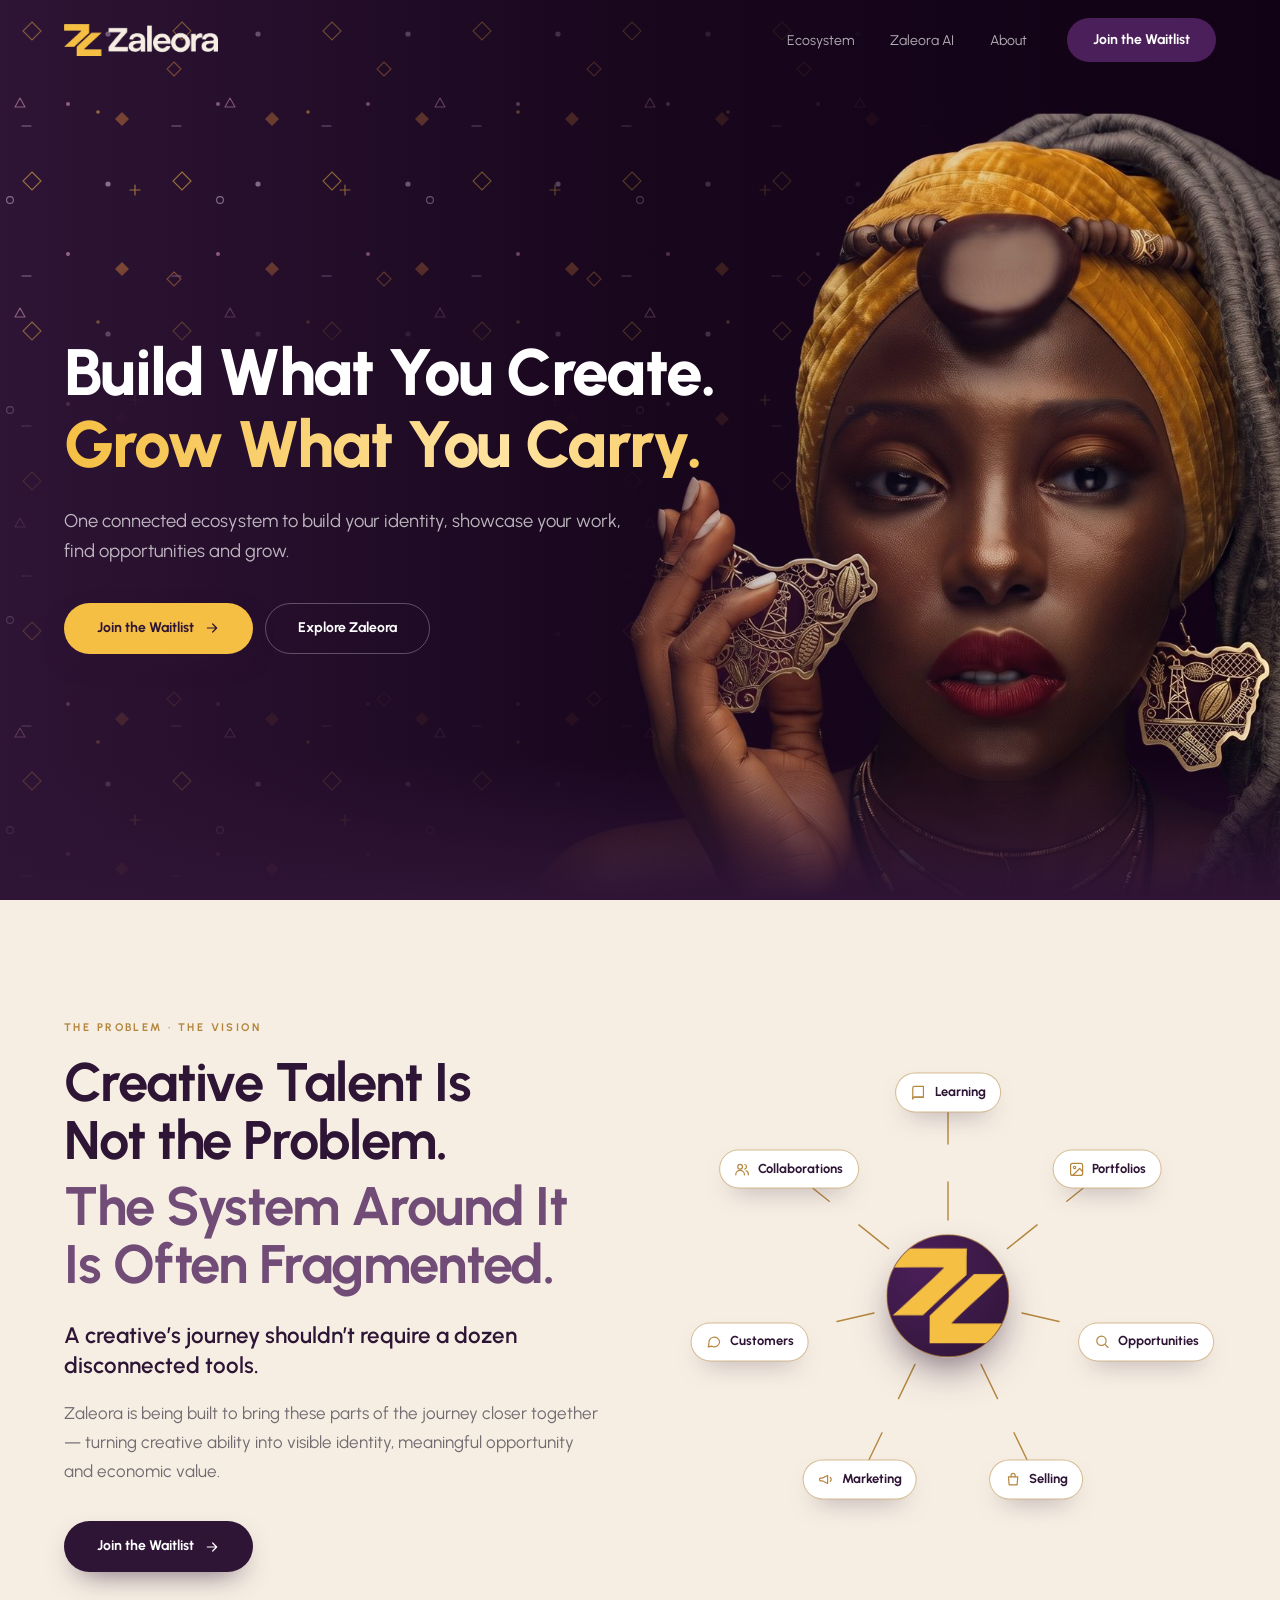
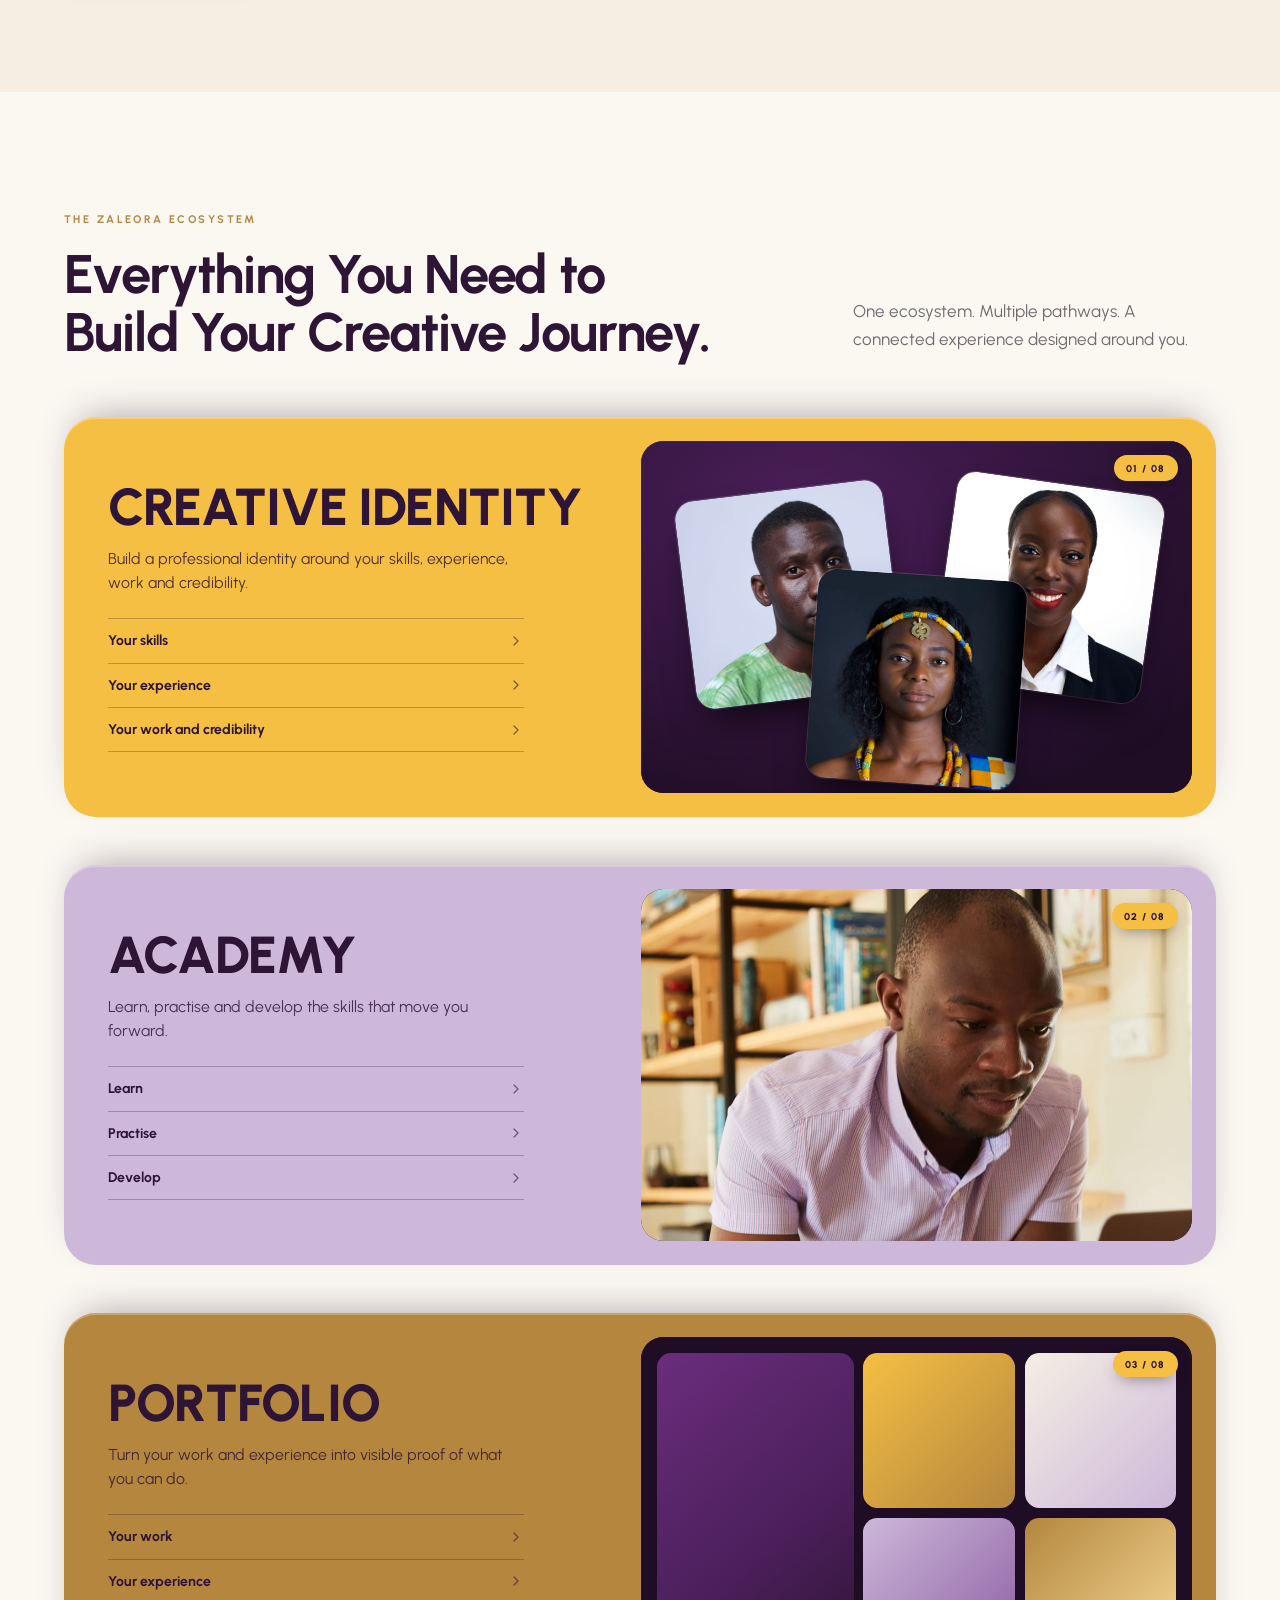
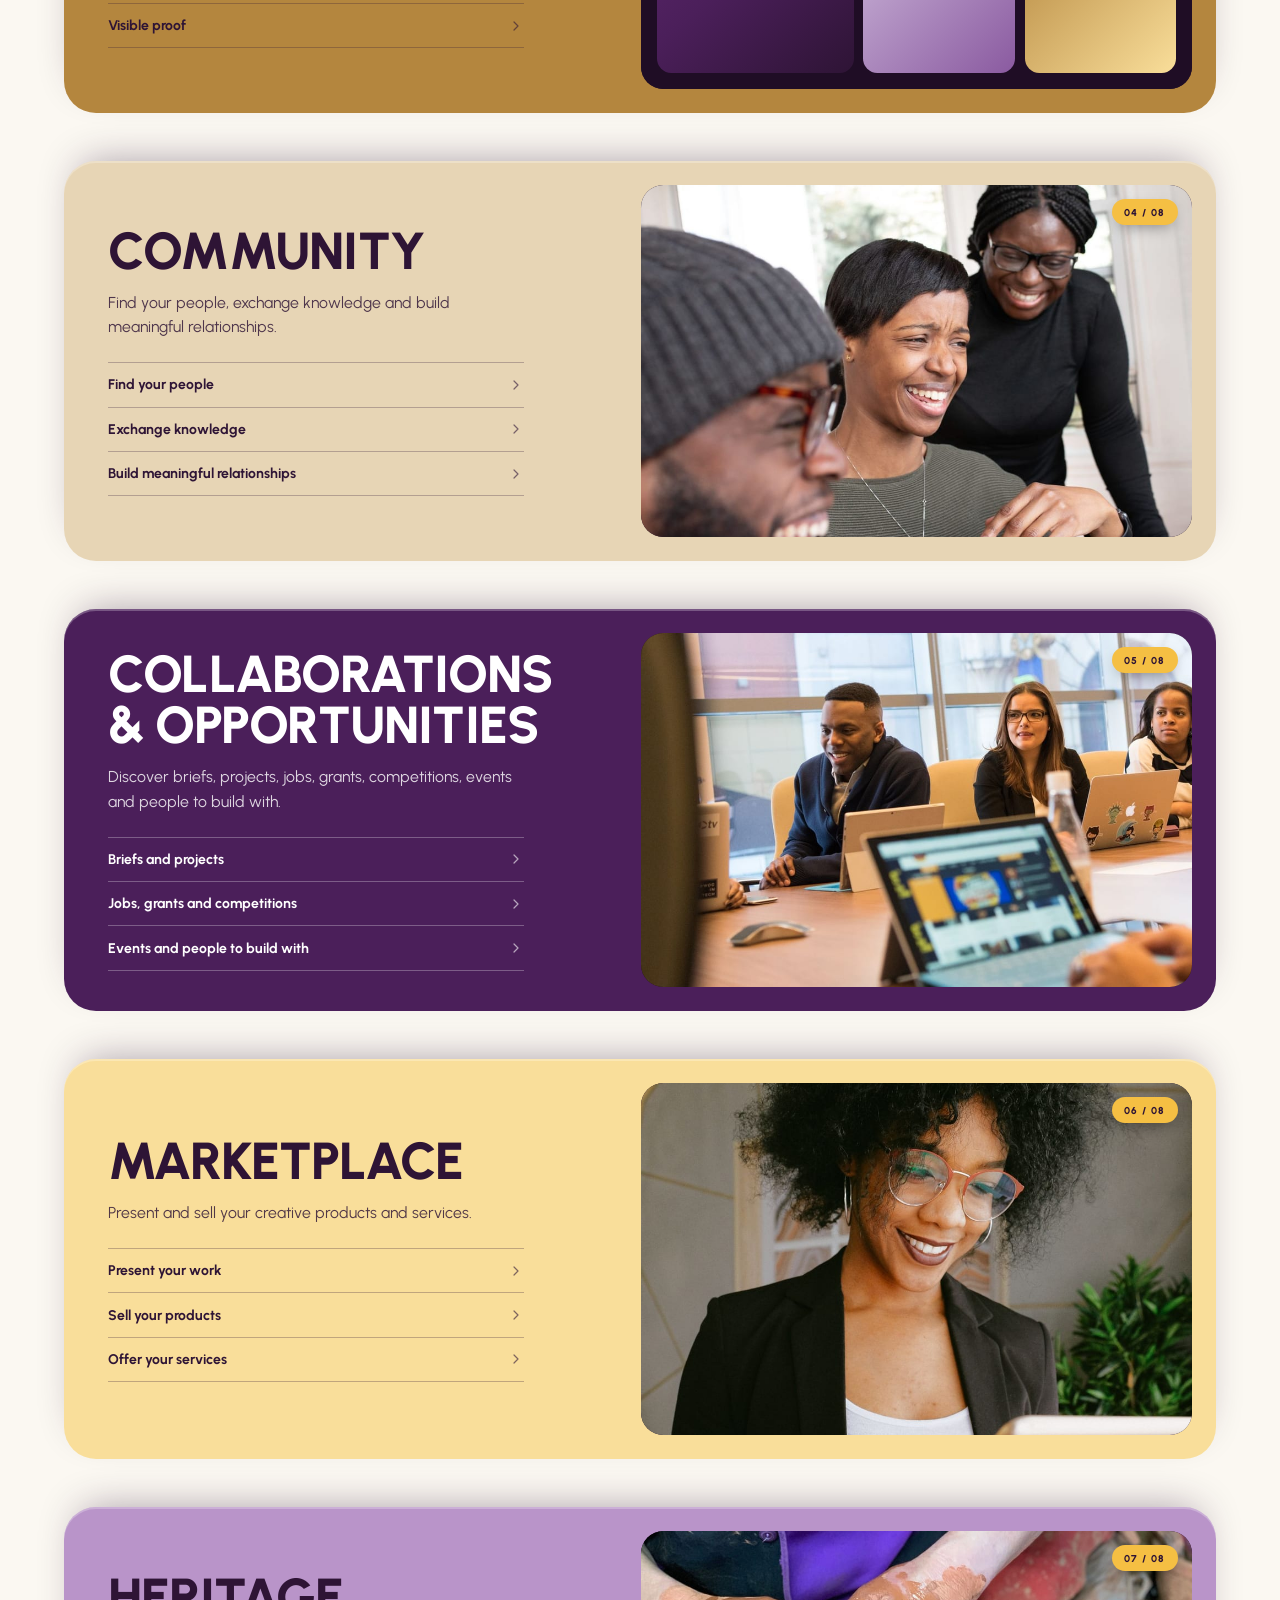
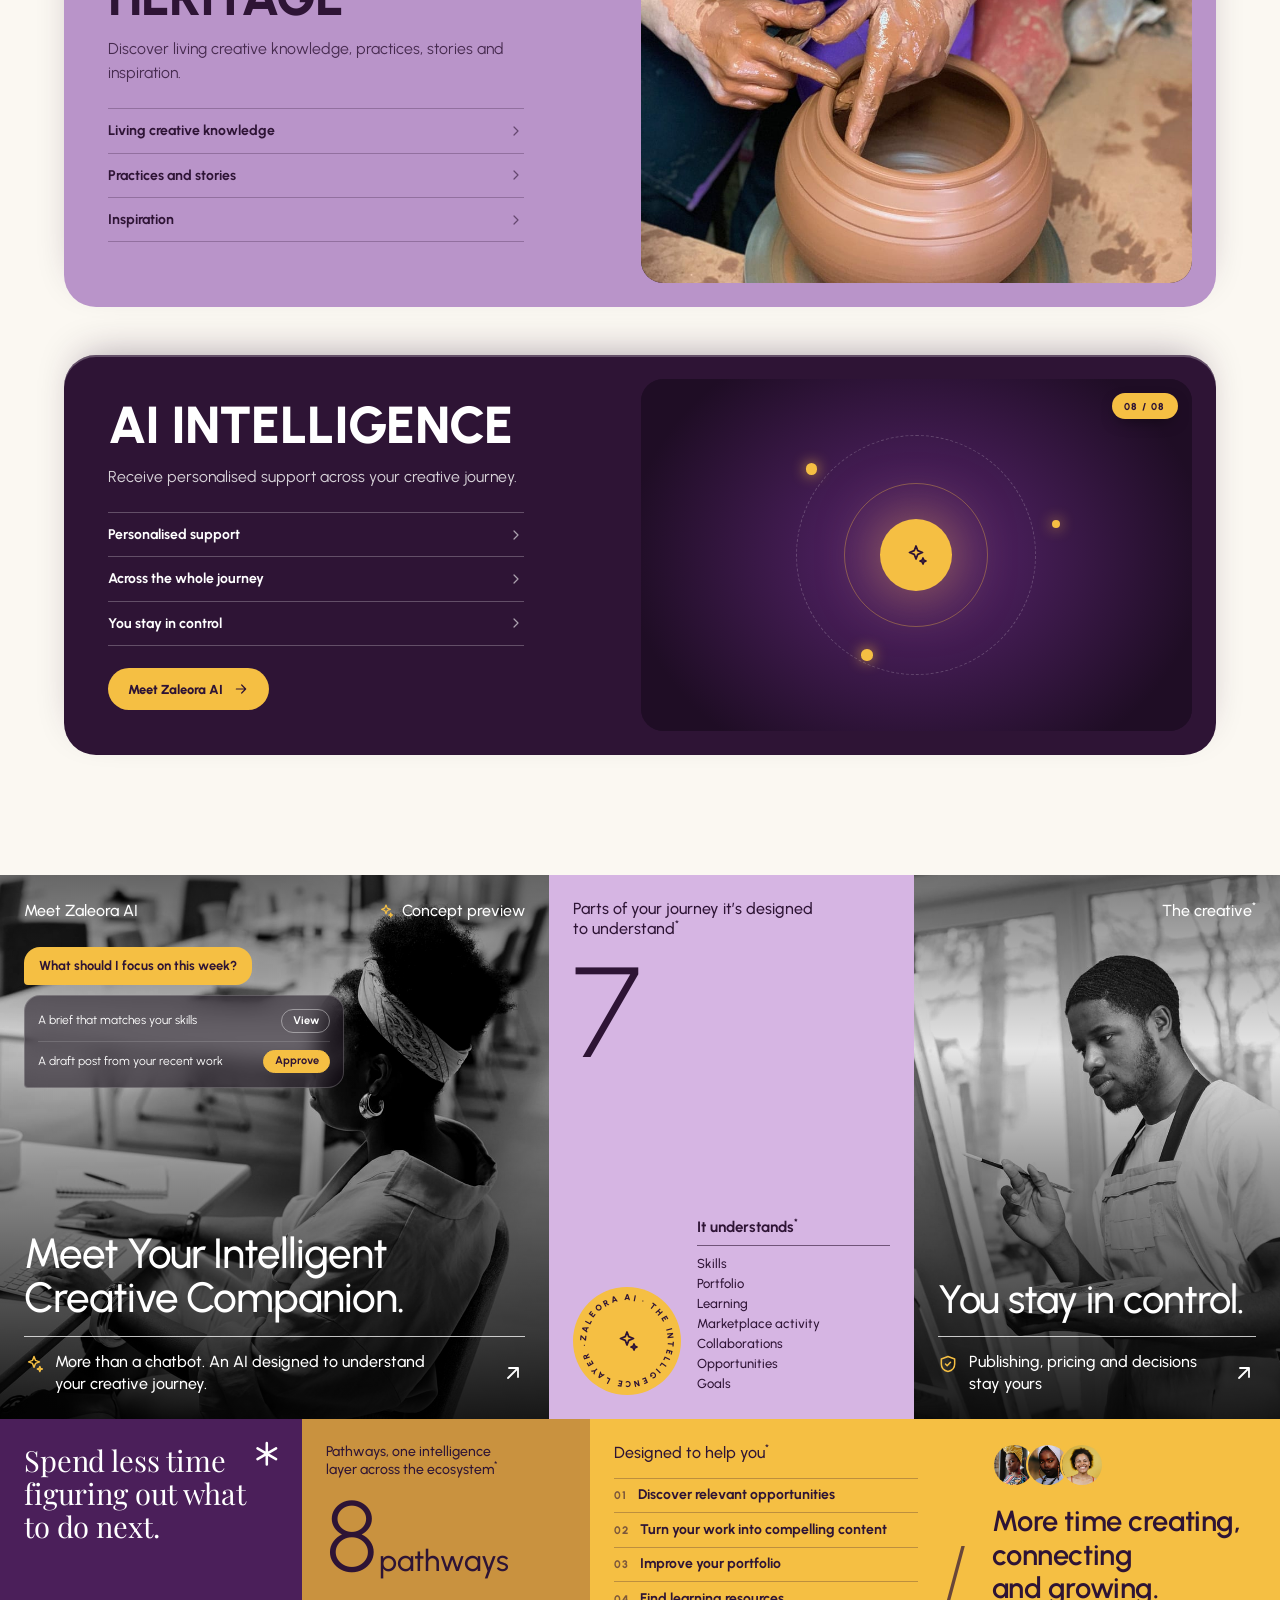
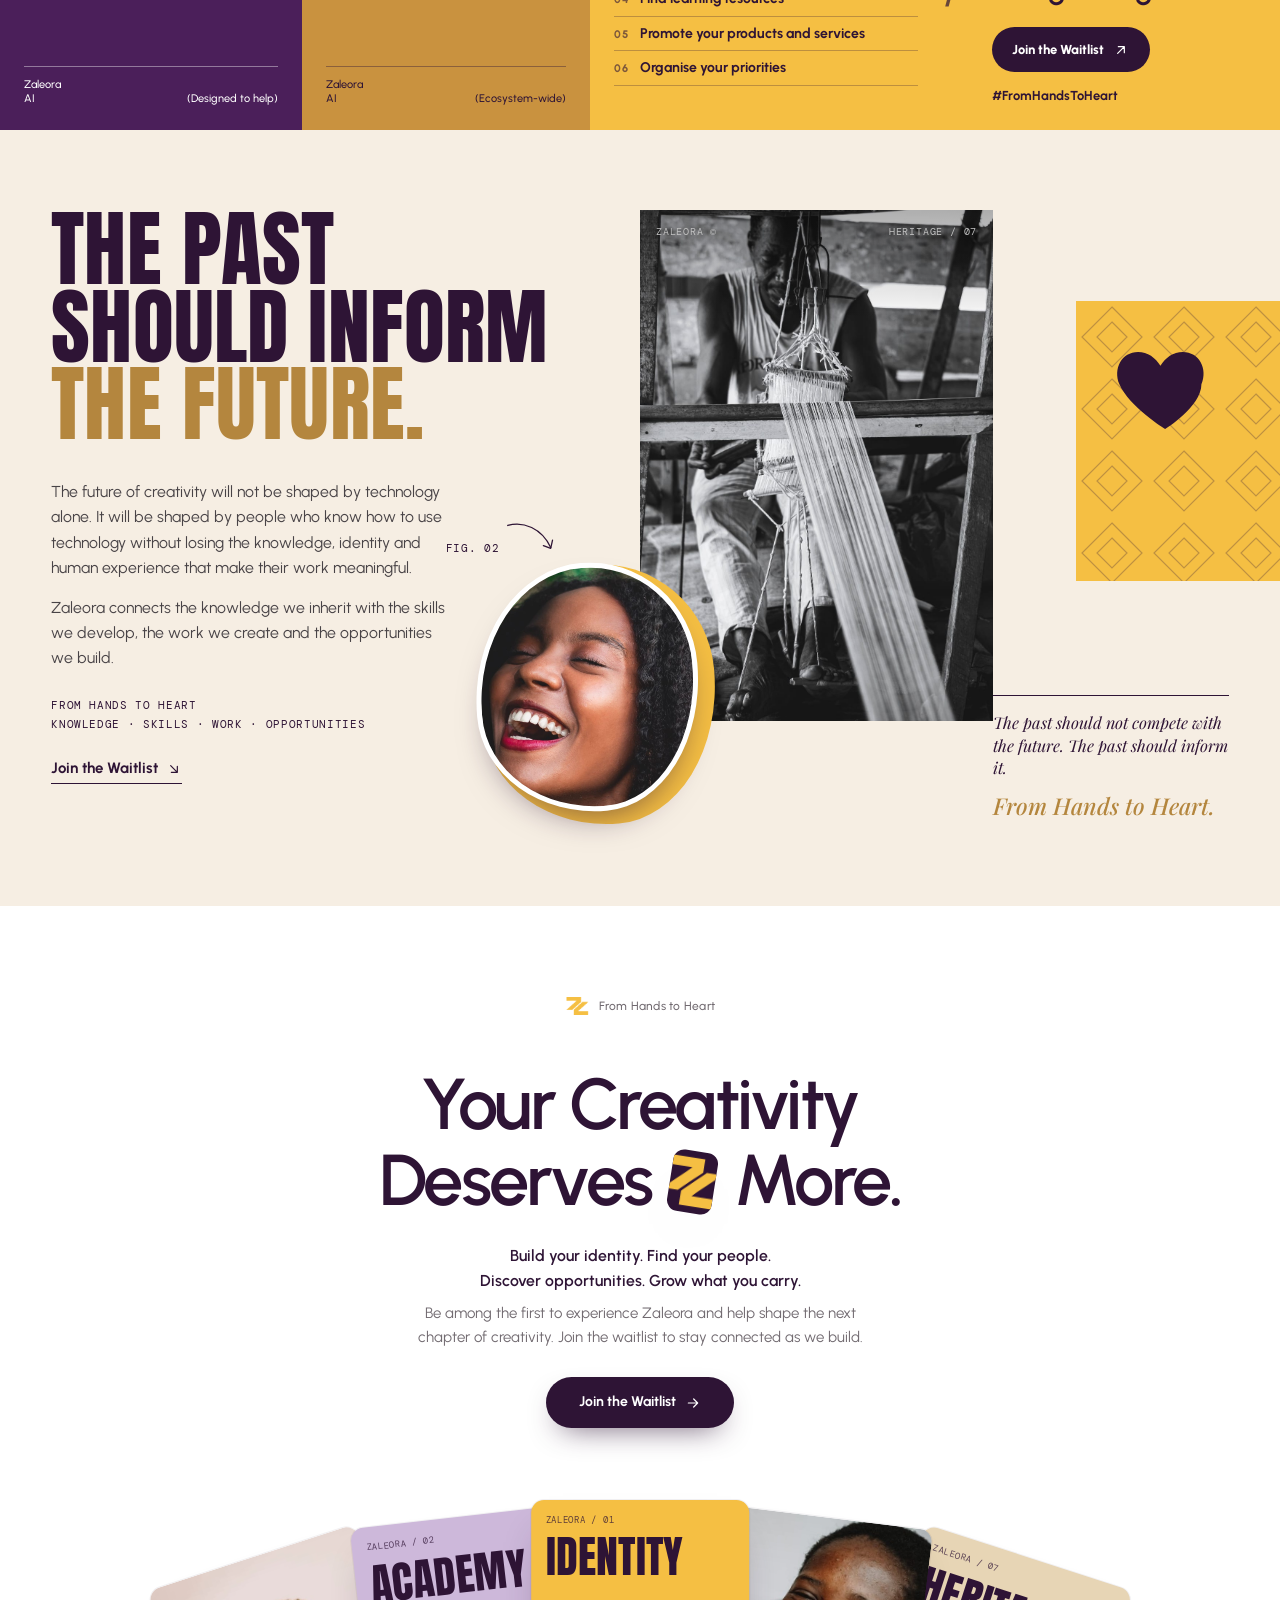
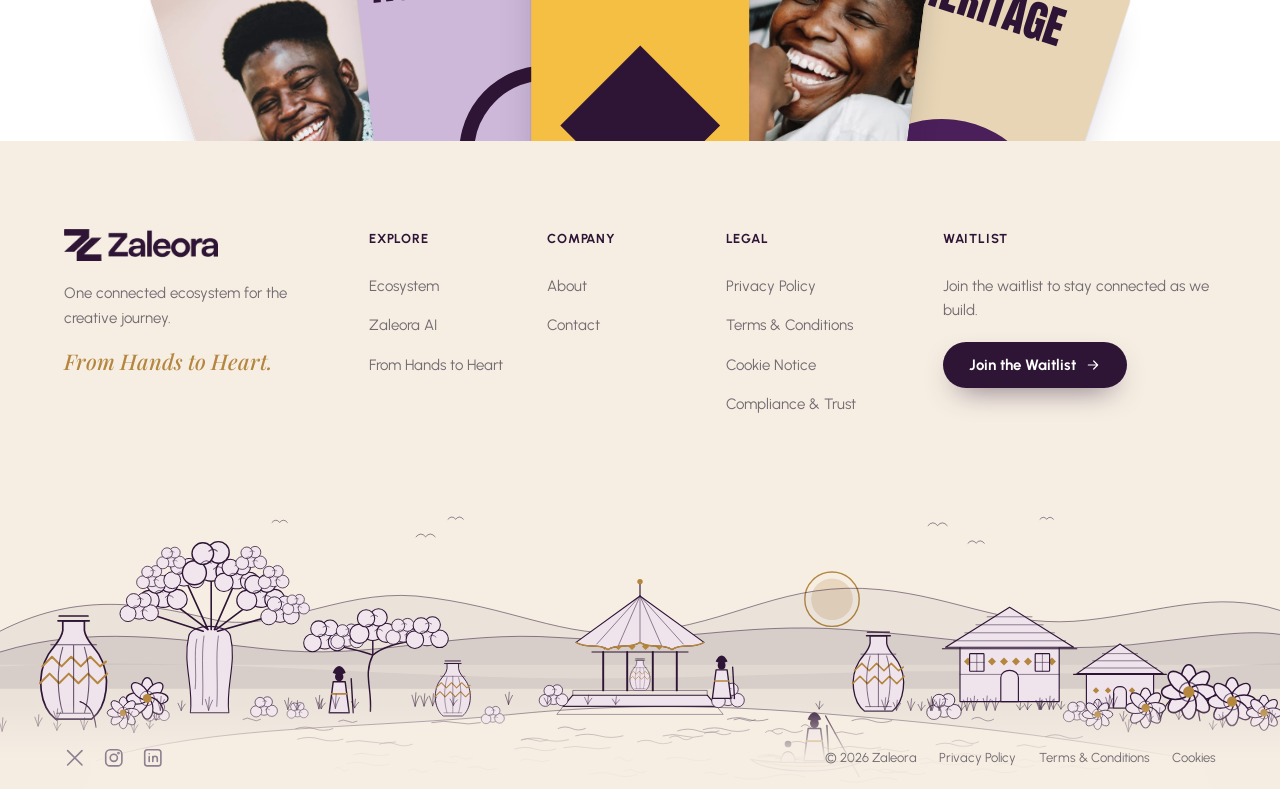
<file: index.html>
<!doctype html>
<html lang="en">
<head>
  <meta charset="UTF-8" />
  <meta name="viewport" content="width=device-width, initial-scale=1.0" />
  <title>Zaleora — Build What You Create. Grow What You Carry.</title>
  <meta name="description" content="Zaleora is being built as one connected creative ecosystem — identity, skills, portfolio, community, opportunities, marketplace and AI support. Join the waitlist." />
  <meta name="author" content="Zaleora" />
  <meta name="theme-color" content="#2E1435" />

  <meta property="og:type" content="website" />
  <meta property="og:title" content="Zaleora — Build What You Create. Grow What You Carry." />
  <meta property="og:description" content="One connected ecosystem for creatives to build their identity, develop their skills, showcase their work, find opportunities and grow. Join the waitlist." />
  <meta property="og:url" content="https://www.zaleora.com/" />
  <meta property="og:site_name" content="Zaleora" />
  <meta property="og:locale" content="en_NG" />
  <meta property="og:image" content="https://www.zaleora.com/assets/og-image.jpg?v=2" />
  <meta property="og:image:type" content="image/jpeg" />
  <meta property="og:image:width" content="1200" />
  <meta property="og:image:height" content="630" />
  <meta property="og:image:alt" content="Zaleora: Build What You Create. Grow What You Carry. A creative wearing a golden headwrap holds a gold map-of-Nigeria charm." />
  <meta name="twitter:card" content="summary_large_image" />
  <meta name="twitter:title" content="Zaleora — Build What You Create. Grow What You Carry." />
  <meta name="twitter:description" content="One connected ecosystem for creatives to build their identity, develop their skills, showcase their work, find opportunities and grow. Join the waitlist." />
  <meta name="twitter:image" content="https://www.zaleora.com/assets/og-image.jpg?v=2" />
  <meta name="twitter:image:alt" content="Zaleora: Build What You Create. Grow What You Carry. A creative wearing a golden headwrap holds a gold map-of-Nigeria charm." />
  <link rel="canonical" href="https://www.zaleora.com/" />

  <link rel="icon" type="image/png" sizes="32x32" href="assets/favicon-32.png" />
  <link rel="icon" type="image/png" sizes="512x512" href="assets/favicon-512.png" />
  <link rel="apple-touch-icon" sizes="180x180" href="assets/apple-touch-icon.png" />

  <link rel="preconnect" href="https://fonts.googleapis.com" />
  <link rel="preconnect" href="https://fonts.gstatic.com" crossorigin />
  <link href="https://fonts.googleapis.com/css2?family=Urbanist:wght@300;400;500;600;700;800;900&family=Playfair+Display:ital,wght@0,400;0,500;1,500;1,600&family=Anton&family=DM+Mono:wght@400;500&display=swap" rel="stylesheet" />
  <link rel="stylesheet" href="styles.css" />

  <!-- Reveal animations only apply when JS is running, so content is never hidden without it. -->
  <script>
    document.documentElement.classList.add('js');
    // Safety net: if script.js fails to load or run, reveal all content instead of leaving the page blank.
    setTimeout(function () {
      if (!window.__zaleoraReady) document.documentElement.classList.add('reveal-fallback');
    }, 2500);
  </script>
</head>

<body>
  <a class="skip-link" href="#main">Skip to content</a>

  <!-- Icon sprite -->
  <svg width="0" height="0" style="position:absolute" aria-hidden="true" focusable="false">
    <defs>
      <symbol id="i-arrow" viewBox="0 0 24 24"><path d="M5 12h14M13 6l6 6-6 6"/></symbol>
      <symbol id="i-arrow-up-right" viewBox="0 0 24 24"><path d="M7 17 17 7M8 7h9v9"/></symbol>
      <symbol id="i-arrow-down-right" viewBox="0 0 24 24"><path d="M7 7l10 10M17 8v9H8"/></symbol>
      <symbol id="i-chevron" viewBox="0 0 24 24"><path d="m9 6 6 6-6 6"/></symbol>
      <symbol id="i-check" viewBox="0 0 24 24"><path d="M20 6 9 17l-5-5"/></symbol>
      <symbol id="i-sparkles" viewBox="0 0 24 24"><path d="M12 3l1.8 4.7 4.7 1.8-4.7 1.8L12 16l-1.8-4.7L5.5 9.5l4.7-1.8L12 3z"/><path d="M19 15l.8 2.2 2.2.8-2.2.8L19 21l-.8-2.2-2.2-.8 2.2-.8L19 15z"/></symbol>
      <symbol id="i-user" viewBox="0 0 24 24"><circle cx="12" cy="8" r="4"/><path d="M4 21c0-4.4 3.6-8 8-8s8 3.6 8 8"/></symbol>
      <symbol id="i-book" viewBox="0 0 24 24"><path d="M4 5.5A2.5 2.5 0 0 1 6.5 3H20v16H6.5A2.5 2.5 0 0 0 4 21.5v-16z"/><path d="M4 21.5A2.5 2.5 0 0 1 6.5 19H20"/></symbol>
      <symbol id="i-image" viewBox="0 0 24 24"><rect x="3" y="3" width="18" height="18" rx="3"/><circle cx="9" cy="9" r="1.8"/><path d="m21 15-4.5-4.5L6 21"/></symbol>
      <symbol id="i-users" viewBox="0 0 24 24"><circle cx="9" cy="8" r="3.5"/><path d="M2.5 20c0-3.6 2.9-6.5 6.5-6.5s6.5 2.9 6.5 6.5"/><path d="M16 4.6a3.5 3.5 0 0 1 0 6.8M18 14c2.2.7 3.5 2.7 3.5 6"/></symbol>
      <symbol id="i-briefcase" viewBox="0 0 24 24"><rect x="3" y="7" width="18" height="13" rx="2"/><path d="M9 7V5a2 2 0 0 1 2-2h2a2 2 0 0 1 2 2v2M3 13h18"/></symbol>
      <symbol id="i-bag" viewBox="0 0 24 24"><path d="M5 8h14l-1 12H6L5 8z"/><path d="M9 8V6a3 3 0 0 1 6 0v2"/></symbol>
      <symbol id="i-landmark" viewBox="0 0 24 24"><path d="M3 21h18M5 21V10M9 21V10M15 21V10M19 21V10M2 10l10-6 10 6H2z"/></symbol>
      <symbol id="i-search" viewBox="0 0 24 24"><circle cx="11" cy="11" r="7"/><path d="m21 21-4.3-4.3"/></symbol>
      <symbol id="i-megaphone" viewBox="0 0 24 24"><path d="M3 11v2a1 1 0 0 0 1 1h3l8 4V6L7 10H4a1 1 0 0 0-1 1z"/><path d="M19 9a4 4 0 0 1 0 6"/></symbol>
      <symbol id="i-message" viewBox="0 0 24 24"><path d="M21 12a8 8 0 0 1-11.6 7.1L4 20l1-4.6A8 8 0 1 1 21 12z"/></symbol>
      <symbol id="i-shield" viewBox="0 0 24 24"><path d="M12 3l8 3v6c0 4.5-3.2 8-8 9-4.8-1-8-4.5-8-9V6l8-3z"/><path d="m9 12 2 2 4-4"/></symbol>
      <symbol id="i-list" viewBox="0 0 24 24"><path d="M9 6h11M9 12h11M9 18h11"/><path d="m3.5 6 1 1 2-2M3.5 12l1 1 2-2M3.5 18l1 1 2-2"/></symbol>
      <symbol id="i-pen" viewBox="0 0 24 24"><path d="M12 20h9"/><path d="M16.5 3.5a2.1 2.1 0 0 1 3 3L7 19l-4 1 1-4 12.5-12.5z"/></symbol>
      <symbol id="i-menu" viewBox="0 0 24 24"><path d="M4 7h16M4 12h16M4 17h16"/></symbol>
      <symbol id="i-close" viewBox="0 0 24 24"><path d="M5 5l14 14M19 5 5 19"/></symbol>
      <symbol id="i-x" viewBox="0 0 24 24"><path d="M4 4l16 16M20 4 4 20"/></symbol>
      <symbol id="i-instagram" viewBox="0 0 24 24"><rect x="3" y="3" width="18" height="18" rx="5"/><circle cx="12" cy="12" r="4"/><circle cx="17.2" cy="6.8" r=".6"/></symbol>
      <symbol id="i-linkedin" viewBox="0 0 24 24"><rect x="3" y="3" width="18" height="18" rx="3"/><path d="M8 10.5V16M8 7.5v.01M12 16v-5.5M12 13c0-1.7 1-2.7 2.5-2.7S17 11.3 17 13v3"/></symbol>
    </defs>
  </svg>

  <!-- ───────────────────────── Navigation ───────────────────────── -->
  <header class="nav" id="nav">
    <div class="container nav__inner">
      <a href="#top" class="nav__logo" aria-label="Zaleora — back to top">
        <img src="assets/logo-white.png" alt="Zaleora" width="720" height="150" />
      </a>

      <nav class="nav__links" aria-label="Primary">
        <a href="#ecosystem" data-spy="ecosystem">Ecosystem</a>
        <a href="#ai" data-spy="ai">Zaleora AI</a>
        <a href="#about" data-spy="about">About</a>
      </nav>

      <a href="#waitlist" class="btn btn--purple nav__cta" data-cta>Join the Waitlist</a>

      <button class="nav__toggle" id="navToggle" type="button" aria-label="Toggle menu" aria-expanded="false" aria-controls="navMenu">
        <svg class="icon icon--lg icon-open"><use href="#i-menu"/></svg>
        <svg class="icon icon--lg icon-close"><use href="#i-close"/></svg>
      </button>
    </div>

    <div class="nav__menu" id="navMenu" hidden>
      <a href="#ecosystem">Ecosystem</a>
      <a href="#ai">Zaleora AI</a>
      <a href="#about">About</a>
      <a href="#waitlist" class="btn btn--gold" data-cta>Join the Waitlist</a>
    </div>
  </header>

  <main id="main">

    <!-- ───────────────────────── 01 · Hero ───────────────────────── -->
    <section class="hero" id="top">
      <img class="hero__bg" src="assets/hero.jpg" alt="" aria-hidden="true" fetchpriority="high" />
      <div class="hero__scrim hero__scrim--x" aria-hidden="true"></div>
      <div class="hero__scrim hero__scrim--top" aria-hidden="true"></div>
      <div class="hero__scrim hero__scrim--bottom" aria-hidden="true"></div>
      <div class="hero__pattern" aria-hidden="true"></div>

      <div class="container hero__inner">
        <div class="hero__copy">
          <h1 class="hero__title hero__item" style="--d:0s">
            Build What You Create.
            <span class="hero__title-accent">Grow What You Carry.</span>
          </h1>

          <p class="hero__lede hero__item" style="--d:.1s">
            One connected ecosystem to build your identity, showcase your work, find opportunities and grow.
          </p>

          <div class="hero__actions hero__item" style="--d:.2s">
            <a href="#waitlist" class="btn btn--gold btn--lg" data-cta>
              Join the Waitlist
              <svg class="icon icon--sm btn__arrow"><use href="#i-arrow"/></svg>
            </a>
            <a href="#ecosystem" class="btn btn--ghost btn--lg">Explore Zaleora</a>
          </div>
        </div>
      </div>
    </section>

    <!-- ───────────────────────── 02 · Problem / Vision ───────────────────────── -->
    <section class="section section--ivory problem" id="vision">
      <div class="container problem__grid">
        <div class="problem__copy">
          <p class="eyebrow eyebrow--gold reveal">The Problem · The Vision</p>
          <h2 class="h2 reveal" style="--d:.08s">
            Creative Talent Is Not the Problem.
            <span class="h2__soft">The System Around It Is Often Fragmented.</span>
          </h2>
          <p class="lead reveal" style="--d:.14s">A creative’s journey shouldn’t require a dozen disconnected tools.</p>
          <p class="body reveal" style="--d:.2s">
            Zaleora is being built to bring these parts of the journey closer together — turning creative ability into
            visible identity, meaningful opportunity and economic value.
          </p>
          <div class="reveal" style="--d:.26s">
            <a href="#waitlist" class="btn btn--plum btn--lg" data-cta>
              Join the Waitlist
              <svg class="icon icon--sm btn__arrow"><use href="#i-arrow"/></svg>
            </a>
          </div>
        </div>

        <!-- Scattered tools that pull together into one connected hub -->
        <div class="frag reveal" id="frag" style="--d:.1s" role="img"
             aria-label="Seven separate tools — learning, portfolios, opportunities, selling, marketing, customers and collaborations — connecting into one Zaleora hub.">
          <svg class="frag__lines" viewBox="0 0 100 100" preserveAspectRatio="none" aria-hidden="true">
            <line x1="50" y1="50" x2="50"   y2="12"   pathLength="1"/>
            <line x1="50" y1="50" x2="79.7" y2="26.3" pathLength="1"/>
            <line x1="50" y1="50" x2="87"   y2="58.5" pathLength="1"/>
            <line x1="50" y1="50" x2="66.5" y2="84.2" pathLength="1"/>
            <line x1="50" y1="50" x2="33.5" y2="84.2" pathLength="1"/>
            <line x1="50" y1="50" x2="13"   y2="58.5" pathLength="1"/>
            <line x1="50" y1="50" x2="20.3" y2="26.3" pathLength="1"/>
          </svg>

          <div class="frag__hub" aria-hidden="true">
            <span class="frag__pulse"></span>
            <img src="assets/favicon-512.png" alt="" width="512" height="512" />
          </div>

          <span class="chip" aria-hidden="true" style="--x:50%;--y:12%;--dx:-9%;--dy:-4%;--r:-7deg"><svg class="icon icon--sm"><use href="#i-book"/></svg>Learning</span>
          <span class="chip" aria-hidden="true" style="--x:79.7%;--y:26.3%;--dx:9%;--dy:-9%;--r:6deg"><svg class="icon icon--sm"><use href="#i-image"/></svg>Portfolios</span>
          <span class="chip" aria-hidden="true" style="--x:87%;--y:58.5%;--dx:2%;--dy:-13%;--r:-5deg"><svg class="icon icon--sm"><use href="#i-search"/></svg>Opportunities</span>
          <span class="chip" aria-hidden="true" style="--x:66.5%;--y:84.2%;--dx:10%;--dy:2%;--r:8deg"><svg class="icon icon--sm"><use href="#i-bag"/></svg>Selling</span>
          <span class="chip" aria-hidden="true" style="--x:33.5%;--y:84.2%;--dx:-12%;--dy:5%;--r:-8deg"><svg class="icon icon--sm"><use href="#i-megaphone"/></svg>Marketing</span>
          <span class="chip" aria-hidden="true" style="--x:13%;--y:58.5%;--dx:-2%;--dy:13%;--r:5deg"><svg class="icon icon--sm"><use href="#i-message"/></svg>Customers</span>
          <span class="chip" aria-hidden="true" style="--x:20.3%;--y:26.3%;--dx:-10%;--dy:8%;--r:-6deg"><svg class="icon icon--sm"><use href="#i-users"/></svg>Collaborations</span>
        </div>
      </div>
    </section>

    <!-- ───────────────────────── 03 · Ecosystem ───────────────────────── -->
    <section class="section section--cream" id="ecosystem">
      <div class="container">
        <div class="section__head">
          <div class="section__head-main">
            <p class="eyebrow eyebrow--gold reveal">The Zaleora Ecosystem</p>
            <h2 class="h2 reveal" style="--d:.08s">Everything You Need to Build Your Creative Journey.</h2>
          </div>
          <p class="section__head-side reveal" style="--d:.14s">
            One ecosystem. Multiple pathways. A connected experience designed around you.
          </p>
        </div>

        <div class="stack">
          <article class="stack-card stack-card--gold" style="--i:0">
            <div class="stack-card__body">
              <h3 class="stack-card__title">Creative Identity</h3>
              <p class="stack-card__text">Build a professional identity around your skills, experience, work and credibility.</p>
              <ul class="stack-card__rows"><li><span>Your skills</span><svg class="icon icon--sm"><use href="#i-chevron"/></svg></li><li><span>Your experience</span><svg class="icon icon--sm"><use href="#i-chevron"/></svg></li><li><span>Your work and credibility</span><svg class="icon icon--sm"><use href="#i-chevron"/></svg></li></ul>
            </div>
            <div class="stack-card__media">
              <div class="media-faces" aria-hidden="true"><img src="assets/face-2.jpg?v=2" alt="" loading="lazy" /><img src="assets/face-5.jpg?v=2" alt="" loading="lazy" /><img src="assets/face-9.jpg?v=2" alt="" loading="lazy" /></div>
              <span class="stack-card__pill">01 / 08</span>
            </div>
          </article>
          <article class="stack-card stack-card--lilac" style="--i:1">
            <div class="stack-card__body">
              <h3 class="stack-card__title">Academy</h3>
              <p class="stack-card__text">Learn, practise and develop the skills that move you forward.</p>
              <ul class="stack-card__rows"><li><span>Learn</span><svg class="icon icon--sm"><use href="#i-chevron"/></svg></li><li><span>Practise</span><svg class="icon icon--sm"><use href="#i-chevron"/></svg></li><li><span>Develop</span><svg class="icon icon--sm"><use href="#i-chevron"/></svg></li></ul>
            </div>
            <div class="stack-card__media">
              <img src="assets/academy.jpg?v=2" style="object-position: 50% 20%" alt="A creative working on a laptop at a wooden desk at home" loading="lazy" />
              <span class="stack-card__pill">02 / 08</span>
            </div>
          </article>
          <article class="stack-card stack-card--bronze" style="--i:2">
            <div class="stack-card__body">
              <h3 class="stack-card__title">Portfolio</h3>
              <p class="stack-card__text">Turn your work and experience into visible proof of what you can do.</p>
              <ul class="stack-card__rows"><li><span>Your work</span><svg class="icon icon--sm"><use href="#i-chevron"/></svg></li><li><span>Your experience</span><svg class="icon icon--sm"><use href="#i-chevron"/></svg></li><li><span>Visible proof</span><svg class="icon icon--sm"><use href="#i-chevron"/></svg></li></ul>
            </div>
            <div class="stack-card__media">
              <div class="media-portfolio" aria-hidden="true"><span></span><span></span><span></span><span></span><span></span></div>
              <span class="stack-card__pill">03 / 08</span>
            </div>
          </article>
          <article class="stack-card stack-card--sand" style="--i:3">
            <div class="stack-card__body">
              <h3 class="stack-card__title">Community</h3>
              <p class="stack-card__text">Find your people, exchange knowledge and build meaningful relationships.</p>
              <ul class="stack-card__rows"><li><span>Find your people</span><svg class="icon icon--sm"><use href="#i-chevron"/></svg></li><li><span>Exchange knowledge</span><svg class="icon icon--sm"><use href="#i-chevron"/></svg></li><li><span>Build meaningful relationships</span><svg class="icon icon--sm"><use href="#i-chevron"/></svg></li></ul>
            </div>
            <div class="stack-card__media">
              <img src="assets/community.jpg?v=2" alt="Creatives laughing together around a laptop" loading="lazy" />
              <span class="stack-card__pill">04 / 08</span>
            </div>
          </article>
          <article class="stack-card stack-card--purple" style="--i:4">
            <div class="stack-card__body">
              <h3 class="stack-card__title">Collaborations &amp; Opportunities</h3>
              <p class="stack-card__text">Discover briefs, projects, jobs, grants, competitions, events and people to build with.</p>
              <ul class="stack-card__rows"><li><span>Briefs and projects</span><svg class="icon icon--sm"><use href="#i-chevron"/></svg></li><li><span>Jobs, grants and competitions</span><svg class="icon icon--sm"><use href="#i-chevron"/></svg></li><li><span>Events and people to build with</span><svg class="icon icon--sm"><use href="#i-chevron"/></svg></li></ul>
            </div>
            <div class="stack-card__media">
              <img src="assets/collaboration.jpg?v=2" alt="A team of creatives collaborating around a table with laptops" loading="lazy" />
              <span class="stack-card__pill">05 / 08</span>
            </div>
          </article>
          <article class="stack-card stack-card--honey" style="--i:5">
            <div class="stack-card__body">
              <h3 class="stack-card__title">Marketplace</h3>
              <p class="stack-card__text">Present and sell your creative products and services.</p>
              <ul class="stack-card__rows"><li><span>Present your work</span><svg class="icon icon--sm"><use href="#i-chevron"/></svg></li><li><span>Sell your products</span><svg class="icon icon--sm"><use href="#i-chevron"/></svg></li><li><span>Offer your services</span><svg class="icon icon--sm"><use href="#i-chevron"/></svg></li></ul>
            </div>
            <div class="stack-card__media">
              <img src="assets/marketplace.jpg?v=2" style="object-position: 50% 8%" alt="A smiling designer reviewing her work on a tablet" loading="lazy" />
              <span class="stack-card__pill">06 / 08</span>
            </div>
          </article>
          <article class="stack-card stack-card--mauve" style="--i:6">
            <div class="stack-card__body">
              <h3 class="stack-card__title">Heritage</h3>
              <p class="stack-card__text">Discover living creative knowledge, practices, stories and inspiration.</p>
              <ul class="stack-card__rows"><li><span>Living creative knowledge</span><svg class="icon icon--sm"><use href="#i-chevron"/></svg></li><li><span>Practices and stories</span><svg class="icon icon--sm"><use href="#i-chevron"/></svg></li><li><span>Inspiration</span><svg class="icon icon--sm"><use href="#i-chevron"/></svg></li></ul>
            </div>
            <div class="stack-card__media">
              <img src="assets/heritage.jpg?v=2" alt="Clay-covered hands shaping a pot on a potter's wheel" loading="lazy" />
              <span class="stack-card__pill">07 / 08</span>
            </div>
          </article>
          <article class="stack-card stack-card--plum" style="--i:7">
            <div class="stack-card__body">
              <h3 class="stack-card__title">AI Intelligence</h3>
              <p class="stack-card__text">Receive personalised support across your creative journey.</p>
              <ul class="stack-card__rows"><li><span>Personalised support</span><svg class="icon icon--sm"><use href="#i-chevron"/></svg></li><li><span>Across the whole journey</span><svg class="icon icon--sm"><use href="#i-chevron"/></svg></li><li><span>You stay in control</span><svg class="icon icon--sm"><use href="#i-chevron"/></svg></li></ul>
              <a href="#ai" class="stack-card__link">Meet Zaleora AI <svg class="icon icon--sm"><use href="#i-arrow"/></svg></a>
            </div>
            <div class="stack-card__media">
              <div class="media-ai" aria-hidden="true"><span class="media-ai__ring media-ai__ring--a"></span><span class="media-ai__ring media-ai__ring--b"></span><span class="media-ai__dot media-ai__dot--1"></span><span class="media-ai__dot media-ai__dot--2"></span><span class="media-ai__dot media-ai__dot--3"></span><span class="media-ai__core"><svg class="icon icon--lg"><use href="#i-sparkles"/></svg></span></div>
              <span class="stack-card__pill">08 / 08</span>
            </div>
          </article>
        </div>
      </div>
    </section>

    <!-- ───────────────────────── 04 · Zaleora AI ───────────────────────── -->
    <section class="section section--plum lattice ai" id="ai">
      <div class="ai__glow" aria-hidden="true"></div>
      <div class="container">
        <div class="mosaic">

          <!-- Row 1 -->
          <div class="mosaic__row mosaic__row--top">

            <article class="m-tile m-photo m-photo--a reveal">
              <img src="assets/ai-companion.jpg?v=2" alt="A creative working at a computer in a bright studio" loading="lazy" />
              <span class="m-photo__shade" aria-hidden="true"></span>

              <header class="m-top">
                <p class="m-eyebrow">Meet Zaleora AI</p>
                <p class="m-tag"><svg class="icon icon--sm"><use href="#i-sparkles"/></svg>Concept preview</p>
              </header>

              <div class="m-chat" role="img" aria-label="Concept preview: a creative asks what to focus on this week and Zaleora AI suggests a matching brief and a draft post, each waiting for approval.">
                <p class="m-chat__user">What should I focus on this week?</p>
                <div class="m-chat__ai">
                  <p class="m-chat__row"><span>A brief that matches your skills</span><b>View</b></p>
                  <p class="m-chat__row"><span>A draft post from your recent work</span><b class="is-solid">Approve</b></p>
                </div>
              </div>

              <div class="m-bottom">
                <h2 class="m-title">Meet Your Intelligent Creative Companion.</h2>
                <span class="m-line" aria-hidden="true"></span>
                <div class="m-foot">
                  <p><svg class="icon"><use href="#i-sparkles"/></svg>More than a chatbot. An AI designed to understand your creative journey.</p>
                  <svg class="icon icon--lg m-arrow" aria-hidden="true"><use href="#i-arrow-up-right"/></svg>
                </div>
              </div>
            </article>

            <article class="m-tile m-lilac reveal" style="--d:.08s">
              <p class="m-label">Parts of your journey it’s designed to understand<sup>*</sup></p>
              <p class="m-big">7</p>

              <div class="m-lilac__foot">
                <div class="m-sticker" aria-hidden="true">
                  <svg viewBox="0 0 120 120">
                    <defs><path id="stickerPath" d="M60,60 m-45,0 a45,45 0 1,1 90,0 a45,45 0 1,1 -90,0"/></defs>
                    <circle cx="60" cy="60" r="60" fill="#f5bf43"/>
                    <text font-size="9.5" font-weight="800" fill="#2e1435" letter-spacing="1.4">
                      <textPath href="#stickerPath" textLength="280" lengthAdjust="spacing">ZALEORA AI · THE INTELLIGENCE LAYER · </textPath>
                    </text>
                  </svg>
                  <span class="m-sticker__core"><svg class="icon icon--lg"><use href="#i-sparkles"/></svg></span>
                </div>

                <div class="m-list">
                  <p class="m-list__head">It understands<sup>*</sup></p>
                  <ul>
                    <li>Skills</li>
                    <li>Portfolio</li>
                    <li>Learning</li>
                    <li>Marketplace activity</li>
                    <li>Collaborations</li>
                    <li>Opportunities</li>
                    <li>Goals</li>
                  </ul>
                </div>
              </div>
            </article>

            <article class="m-tile m-photo m-photo--c reveal" style="--d:.16s">
              <img src="assets/opportunities.jpg?v=2" alt="An artist at work on a canvas"loading="lazy" />
              <span class="m-photo__shade" aria-hidden="true"></span>

              <header class="m-top m-top--end">
                <p class="m-eyebrow">The creative<sup>*</sup></p>
              </header>

              <div class="m-bottom">
                <p class="m-title m-title--sm">You stay in control.</p>
                <span class="m-line" aria-hidden="true"></span>
                <div class="m-foot">
                  <p><svg class="icon"><use href="#i-shield"/></svg>Publishing, pricing and decisions stay yours</p>
                  <svg class="icon icon--lg m-arrow" aria-hidden="true"><use href="#i-arrow-up-right"/></svg>
                </div>
              </div>
            </article>
          </div>

          <!-- Row 2 -->
          <div class="mosaic__row mosaic__row--bottom">

            <article class="m-tile m-purple reveal">
              <svg class="m-asterisk" viewBox="0 0 24 24" aria-hidden="true"><path d="M12 2v20M3.3 7l17.4 10M3.3 17 20.7 7"/></svg>
              <p class="m-serif">Spend less time figuring out what to do next.</p>
              <div class="m-small-foot">
                <span>Zaleora<br />AI</span>
                <span>(Designed to help)</span>
              </div>
            </article>

            <article class="m-tile m-bronze reveal" style="--d:.08s">
              <p class="m-label">Pathways, one intelligence layer across the ecosystem<sup>*</sup></p>
              <p class="m-big m-big--md">8<span>pathways</span></p>
              <div class="m-small-foot">
                <span>Zaleora<br />AI</span>
                <span>(Ecosystem-wide)</span>
              </div>
            </article>

            <article class="m-tile m-yellow reveal" style="--d:.16s">
              <div class="m-yellow__left">
                <p class="m-label">Designed to help you<sup>*</sup></p>
                <ol class="m-help">
                  <li><span>01</span>Discover relevant opportunities</li>
                  <li><span>02</span>Turn your work into compelling content</li>
                  <li><span>03</span>Improve your portfolio</li>
                  <li><span>04</span>Find learning resources</li>
                  <li><span>05</span>Promote your products and services</li>
                  <li><span>06</span>Organise your priorities</li>
                </ol>
              </div>

              <span class="m-slash" aria-hidden="true">/</span>

              <div class="m-yellow__right">
                <div class="m-avatars" aria-hidden="true">
                  <img src="assets/face-1.jpg?v=2" alt="" loading="lazy" />
                  <img src="assets/face-4.jpg?v=2" alt="" loading="lazy" />
                  <img src="assets/face-7.jpg?v=2" alt="" loading="lazy" />
                </div>
                <p class="m-yellow__title">More time creating, connecting and growing.</p>
                <div class="m-yellow__action">
                  <a href="#waitlist" class="m-cta" data-cta>Join the Waitlist<svg class="icon icon--sm"><use href="#i-arrow-up-right"/></svg></a>
                  <span class="m-hash">#FromHandsToHeart</span>
                </div>
              </div>
            </article>
          </div>

        </div>
      </div>
    </section>

    <!-- ───────────────────────── 05 · From Hands to Heart ───────────────────────── -->
    <section class="section section--ivory poster-sec" id="about">
      <div class="poster">

        <div class="poster__head">
          <h2 class="poster__title reveal">
            <span>The Past</span>
            <span>Should Inform</span>
            <span class="is-accent">The Future.</span>
          </h2>
        </div>

        <div class="poster__art">
          <figure class="poster__photo reveal" style="--d:.1s">
            <img src="assets/poster.jpg?v=2" alt="A weaver working at a traditional loom" loading="lazy" />
            <figcaption><span>Zaleora ©</span><span>Heritage / 07</span></figcaption>
          </figure>

          <div class="poster__panel reveal" style="--d:.2s" aria-hidden="true">
            <svg class="poster__heart" viewBox="0 0 24 24"><path d="M12 21s-7.6-4.7-9.6-9.4C1 8.3 2.9 4.8 6.3 4.8c2 0 3.7 1.2 4.7 2.9 1-1.7 2.7-2.9 4.7-2.9 3.4 0 5.3 3.5 3.9 6.8C19.6 16.3 12 21 12 21z"/></svg>
          </div>

          <figure class="poster__sticker reveal" style="--d:.3s">
            <div class="poster__sticker-img">
              <img src="assets/sticker.jpg?v=2" alt="A creative laughing" loading="lazy" />
            </div>
          </figure>

          <p class="poster__fig" aria-hidden="true">
            <span>Fig. 02</span>
            <svg viewBox="0 0 56 40" fill="none" stroke="currentColor" stroke-width="1.4" stroke-linecap="round" stroke-linejoin="round"><path d="M3 6C20 1 40 9 50 30"/><path d="M42 28l8 3 2-9"/></svg>
          </p>
        </div>

        <div class="poster__body">
          <p class="poster__text reveal" style="--d:.1s">
            The future of creativity will not be shaped by technology alone. It will be shaped by people who know how to use
            technology without losing the knowledge, identity and human experience that make their work meaningful.
          </p>
          <p class="poster__text reveal" style="--d:.16s">
            Zaleora connects the knowledge we inherit with the skills we develop, the work we create and the opportunities we build.
          </p>
          <p class="poster__meta reveal" style="--d:.22s">
            From Hands to Heart<br />Knowledge · Skills · Work · Opportunities
          </p>
          <a class="poster__link reveal" style="--d:.28s" href="#waitlist" data-cta>
            Join the Waitlist
            <svg class="icon icon--sm"><use href="#i-arrow-down-right"/></svg>
          </a>
        </div>

        <aside class="poster__quote reveal" style="--d:.2s">
          <blockquote>The past should not compete with the future. The past should inform it.</blockquote>
          <p class="poster__sign">From Hands to Heart.</p>
        </aside>

      </div>
    </section>

    <!-- ───────────────────────── 06 · Final CTA / Waitlist ───────────────────────── -->
    <section class="cta" id="waitlist">
      <div class="container cta__inner">
        <p class="cta__kicker reveal"><img src="assets/favicon-32.png" alt="" width="32" height="32" />From Hands to Heart</p>

        <h2 class="cta__title reveal" style="--d:.06s">
          Your Creativity
          <span class="cta__line-2">Deserves <span class="cta__chip" aria-hidden="true"><img src="assets/favicon-512.png" alt="" width="512" height="512" /></span> More.</span>
        </h2>

        <p class="cta__line reveal" style="--d:.12s">
          Build your identity. Find your people. Discover opportunities. Grow what you carry.
        </p>
        <p class="cta__sub reveal" style="--d:.16s">
          Be among the first to experience Zaleora and help shape the next chapter of creativity.
          Join the waitlist to stay connected as we build.
        </p>

        <div class="cta__action reveal" style="--d:.2s">
          <a href="#waitlist" class="btn btn--plum btn--lg" data-cta>
            Join the Waitlist
            <svg class="icon icon--sm btn__arrow"><use href="#i-arrow"/></svg>
          </a>
        </div>
      </div>

      <ul class="fan" id="cardFan" aria-hidden="true">
        <li class="fcard fcard--photo fcard--outer" style="--a:-18.0deg;--x:-1.36;--dy:0.700;--z:18;--i:2"><img src="assets/face-3.jpg?v=2" alt="" loading="lazy" decoding="async" /></li>
        <li class="fcard fcard--cover fcard--lilac" style="--a:-6.5deg;--x:-0.68;--dy:0.570;--z:19;--i:1"><span class="fcard__no">Zaleora / 02</span><span class="fcard__word">Academy</span><span class="fcard__shape fcard__shape--circle"></span></li>
        <li class="fcard fcard--cover fcard--gold" style="--a:0.0deg;--x:0.00;--dy:0.500;--z:20;--i:0"><span class="fcard__no">Zaleora / 01</span><span class="fcard__word">Identity</span><span class="fcard__shape fcard__shape--diamond"></span></li>
        <li class="fcard fcard--photo" style="--a:7.0deg;--x:0.68;--dy:0.570;--z:19;--i:1"><img src="assets/face-6.jpg?v=2" alt="" loading="lazy" decoding="async" /></li>
        <li class="fcard fcard--cover fcard--sand fcard--outer" style="--a:18.0deg;--x:1.36;--dy:0.700;--z:18;--i:2"><span class="fcard__no">Zaleora / 07</span><span class="fcard__word">Heritage</span><span class="fcard__shape fcard__shape--half"></span></li>
      </ul>
    </section>
  </main>

  <!-- ───────────────────────── Footer ───────────────────────── -->
  <footer class="footer">
    <div class="container footer__grid">
      <div class="footer__brand">
        <a href="#top" class="footer__logo" aria-label="Zaleora — back to top">
          <img src="assets/logo-purple.png" alt="Zaleora" width="720" height="150" />
        </a>
        <p class="footer__about">One connected ecosystem for the creative journey.</p>
        <p class="footer__sign">From Hands to Heart.</p>
      </div>

      <nav class="footer__col" aria-label="Explore">
        <h3 class="footer__head">Explore</h3>
        <ul>
          <li><a href="#ecosystem">Ecosystem</a></li>
          <li><a href="#ai">Zaleora AI</a></li>
          <li><a href="#about">From Hands to Heart</a></li>
        </ul>
      </nav>

      <nav class="footer__col" aria-label="Company">
        <h3 class="footer__head">Company</h3>
        <ul>
          <li><a href="#about">About</a></li>
          <li><a href="#">Contact</a></li>
        </ul>
      </nav>

      <nav class="footer__col" aria-label="Legal">
        <h3 class="footer__head">Legal</h3>
        <ul>
          <li><a href="/privacy">Privacy Policy</a></li>
          <li><a href="/terms">Terms &amp; Conditions</a></li>
          <li><a href="/cookies">Cookie Notice</a></li>
          <li><a href="/trust">Compliance &amp; Trust</a></li>
        </ul>
      </nav>

      <div class="footer__col footer__col--wait">
        <h3 class="footer__head">Waitlist</h3>
        <p class="footer__note">Join the waitlist to stay connected as we build.</p>
        <a href="#waitlist" class="btn btn--plum footer__cta" data-cta>
          Join the Waitlist
          <svg class="icon icon--sm btn__arrow"><use href="#i-arrow"/></svg>
        </a>
      </div>
    </div>

    <div class="footer__scene">
      <svg class="scene" viewBox="0 0 1600 505" preserveAspectRatio="xMidYMax slice" aria-hidden="true" focusable="false">
  <defs>
    <g id="s-tuft"><circle fill="#f1e6ee" stroke="#2E1435" stroke-width="1.15" cx="0" cy="0" r="13"/><circle fill="#f1e6ee" stroke="#2E1435" stroke-width="1.15" cx="14" cy="5" r="10"/><circle fill="#f1e6ee" stroke="#2E1435" stroke-width="1.15" cx="-14" cy="6" r="10"/><circle fill="#f1e6ee" stroke="#2E1435" stroke-width="1.15" cx="6" cy="-11" r="9"/><circle fill="#f1e6ee" stroke="#2E1435" stroke-width="1.15" cx="-7" cy="-10" r="9"/><path fill="none" stroke="#2E1435" stroke-width="0.9" stroke-linecap="round" stroke-linejoin="round" opacity="0.7" d="M-8 -2q4 -4 8 0M2 3q4 -4 8 0M-2 -12q4 -3 7 0"/></g>

    <g id="s-vase">
      <path fill="#efe3ec" stroke="#2E1435" stroke-width="1.4" stroke-linejoin="round" d="M-15 0C-28 -10 -32 -36 -21 -54C-16 -62 -10 -66 -9 -74L-9 -82L9 -82L9 -74C10 -66 16 -62 21 -54C32 -36 28 -10 15 0Z"/>
      <path fill="none" stroke="#2E1435" stroke-width="1.4" stroke-linecap="round" stroke-linejoin="round" d="M-13 -82H13M-12 -86H12"/>
      <path fill="none" stroke="#B4863E" stroke-width="1.7" stroke-linecap="round" stroke-linejoin="round" d="M-26 -44L-18 -52L-10 -44L-2 -52L6 -44L14 -52L22 -44L27 -48"/>
      <path fill="none" stroke="#B4863E" stroke-width="1.7" stroke-linecap="round" stroke-linejoin="round" d="M-28 -30L-20 -38L-12 -30L-4 -38L4 -30L12 -38L20 -30L28 -38"/>
      <path fill="none" stroke="#2E1435" stroke-width="0.9" stroke-linecap="round" stroke-linejoin="round" opacity="0.7" d="M-14 -5H14M-19 -62H19M-9 -60C-15 -40 -13 -18 -9 -5M9 -60C15 -40 13 -18 9 -5M0 -62V-5"/>
    </g>

    <g id="s-person">
      <path fill="#efe3ec" stroke="#2E1435" stroke-width="1.4" stroke-linejoin="round" d="M-6 -31L6 -31L10 0L-10 0Z"/>
      <path fill="none" stroke="#B4863E" stroke-width="1.7" stroke-linecap="round" stroke-linejoin="round" d="M-7.5 -19H7.5"/>
      <ellipse fill="#2E1435" cx="0" cy="-36" rx="4.2" ry="4.7"/>
      <path fill="#2E1435" d="M-6.5 -40C-3 -49 3 -49 6.5 -40C3 -38 -3 -38 -6.5 -40Z"/>
      <path fill="none" stroke="#2E1435" stroke-width="1.4" stroke-linecap="round" stroke-linejoin="round" d="M12 -34L14 0"/>
    </g>

    <g id="s-flower">
      <g ><ellipse fill="#f1e6ee" stroke="#2E1435" stroke-width="1.15" cx="0" cy="-10" rx="5.5" ry="10" transform="rotate(0)"/><ellipse fill="#f1e6ee" stroke="#2E1435" stroke-width="1.15" cx="0" cy="-10" rx="5.5" ry="10" transform="rotate(45)"/><ellipse fill="#f1e6ee" stroke="#2E1435" stroke-width="1.15" cx="0" cy="-10" rx="5.5" ry="10" transform="rotate(90)"/><ellipse fill="#f1e6ee" stroke="#2E1435" stroke-width="1.15" cx="0" cy="-10" rx="5.5" ry="10" transform="rotate(135)"/><ellipse fill="#f1e6ee" stroke="#2E1435" stroke-width="1.15" cx="0" cy="-10" rx="5.5" ry="10" transform="rotate(180)"/><ellipse fill="#f1e6ee" stroke="#2E1435" stroke-width="1.15" cx="0" cy="-10" rx="5.5" ry="10" transform="rotate(225)"/><ellipse fill="#f1e6ee" stroke="#2E1435" stroke-width="1.15" cx="0" cy="-10" rx="5.5" ry="10" transform="rotate(270)"/><ellipse fill="#f1e6ee" stroke="#2E1435" stroke-width="1.15" cx="0" cy="-10" rx="5.5" ry="10" transform="rotate(315)"/></g>
      <circle fill="#B4863E" cx="0" cy="0" r="4.2"/><circle fill="none" stroke="#2E1435" stroke-width="0.9" stroke-linecap="round" stroke-linejoin="round" opacity="0.7" cx="0" cy="0" r="7"/>
    </g>
  </defs>

  <!-- sun + far hills -->
  <circle class="goldline" cx="1040" cy="268" r="34"/><circle class="gold" cx="1040" cy="268" r="26" fill-opacity=".22"/>
  <path class="wash" d="M0 308C90 262 170 270 260 292C340 314 420 256 520 264C640 276 700 318 800 310C920 298 980 244 1100 256C1200 266 1260 306 1360 294C1450 284 1520 256 1600 282V350H0Z"/>
  <path class="ink thin" d="M0 308C90 262 170 270 260 292C340 314 420 256 520 264C640 276 700 318 800 310C920 298 980 244 1100 256C1200 266 1260 306 1360 294C1450 284 1520 256 1600 282"/>
  <path class="wash2" d="M0 334C110 300 220 318 330 330C470 346 560 306 700 316C840 326 920 296 1060 306C1200 316 1300 340 1440 322C1510 314 1560 306 1600 312V380H0Z"/>
  <path class="ink thin" d="M0 334C110 300 220 318 330 330C470 346 560 306 700 316C840 326 920 296 1060 306C1200 316 1300 340 1440 322C1510 314 1560 306 1600 312"/>
  <path class="ink thin" d="M520 190q6 -7 12 0q6 -7 12 0M560 168q4.800000000000001 -5.6000000000000005 9.600000000000001 0q4.800000000000001 -5.6000000000000005 9.600000000000001 0M1160 176q6 -7 12 0q6 -7 12 0M1210 198q5.1 -5.95 10.2 0q5.1 -5.95 10.2 0M1300 168q4.199999999999999 -4.8999999999999995 8.399999999999999 0q4.199999999999999 -4.8999999999999995 8.399999999999999 0M340 172q4.800000000000001 -5.6000000000000005 9.600000000000001 0q4.800000000000001 -5.6000000000000005 9.600000000000001 0"/>

  <!-- ground -->
  <path class="wash" d="M0 352C200 340 420 360 640 366C860 372 1080 352 1300 360C1420 364 1520 352 1600 348V505H0Z"/>

  <!-- river -->
  <path class="river" d="M100 520L120 470C260 424 470 430 640 412C780 398 900 400 1040 412C1190 424 1330 440 1500 470L1520 520Z"/>
  <path class="ink thin" d="M120 470C260 424 470 430 640 412C780 398 900 400 1040 412C1190 424 1330 440 1500 470"/>
  <path class="ink thin" d="M1214.9 418q6.8 -4.5 13.6 0t13.6 0 M643.4 455.3q12.8 -4.1 25.6 0t25.6 0 M956.1 465.9q7.2 -3.7 14.3 0t14.3 0 M969.1 467.6q12 -3.9 24 0t24 0 M1078.8 482.6q10.1 -4.8 20.3 0t20.3 0 M948.7 466.2q14.5 -4.8 29.1 0t29.1 0 M651.4 444.1q8.2 -3.3 16.3 0t16.3 0 M719.6 438.8q14.8 -4.1 29.6 0t29.6 0 M1148.8 469q7.5 -4.1 15 0t15 0 M704.7 453.6q14.5 -3.1 29 0t29 0 M651.9 443.6q14.7 -4 29.3 0t29.3 0 M697.7 429.6q8.5 -3.8 17 0t17 0 M836.8 441.3q7.1 -4.8 14.1 0t14.1 0 M1170 450q11.5 -4 23 0t23 0 M1012.8 453.3q8.9 -4.4 17.7 0t17.7 0 M880.7 435.6q8.1 -3.8 16.3 0t16.3 0 M1150.6 473.6q13.5 -3.2 27 0t27 0 M432.8 446.5q15.5 -3.4 30.9 0t30.9 0 M441.6 462.3q11 -3.3 22 0t22 0 M1214.2 482.5q14.2 -4.8 28.5 0t28.5 0 M542.3 471.3q7.2 -3.2 14.5 0t14.5 0 M909.3 418.1q12.7 -4 25.3 0t25.3 0 M562.4 466.1q7.1 -3.7 14.2 0t14.2 0 M417.6 480.6q4.5 -4.8 9.1 0t9.1 0 M1192.8 462.6q14.4 -3.4 28.8 0t28.8 0 M879.3 485.8q7.4 -3.4 14.9 0t14.9 0 M847 432.6q13 -4.4 25.9 0t25.9 0 M767.8 468q5.7 -4.8 11.4 0t11.4 0 M1001.5 427.2q4.9 -4.8 9.8 0t9.8 0 M1325.8 478.3q12.9 -3.8 25.8 0t25.8 0 M1043.3 435.4q8.9 -3.5 17.8 0t17.8 0 M1189.9 446.3q8.4 -4.2 16.7 0t16.7 0 M649.9 469.4q9.2 -3.4 18.3 0t18.3 0 M1307.3 439.8q11.5 -4.7 22.9 0t22.9 0 M510.5 482.3q6 -4 12 0t12 0 M1096.8 457q9.8 -3.4 19.6 0t19.6 0 M474.4 449.3q10.2 -4.1 20.5 0t20.5 0 M1049.7 453.5q12.8 -3.1 25.5 0t25.5 0 M828.7 438.9q12.5 -3.6 24.9 0t24.9 0 M956.7 434.5q5.3 -4.5 10.7 0t10.7 0 M1244.5 475.6q12 -4.9 24 0t24 0 M1064.9 419.8q12.5 -4.8 24.9 0t24.9 0 M423.4 420.6q5.7 -3.2 11.4 0t11.4 0 M917.7 418.7q6.6 -3.3 13.2 0t13.2 0 M965 432.2q9.5 -5 19 0t19 0 M987.5 447.6q8.9 -3.8 17.7 0t17.7 0 M539.7 422.3q15.2 -3.3 30.4 0t30.4 0 M780 482.8q6.8 -4.2 13.6 0t13.6 0 M369.7 429.9q11.6 -4.1 23.2 0t23.2 0 M1271.3 451.6q9 -3.6 18.1 0t18.1 0 M303.7 418.3q5.5 -3.5 11 0t11 0 M1097.5 482.7q9.3 -4.7 18.6 0t18.6 0 M1113.6 485.4q10.8 -3.7 21.6 0t21.6 0 M796.7 446.5q10.7 -4.4 21.5 0t21.5 0 M947.1 464.6q14.2 -4.7 28.5 0t28.5 0 M737 487.2q15 -5 30.1 0t30.1 0 M371.9 443q14.2 -4.4 28.4 0t28.4 0 M1274.2 469.7q6.8 -3.5 13.6 0t13.6 0 M433 473.9q13.3 -4.3 26.6 0t26.6 0 M832.2 467.8q14.1 -4.1 28.2 0t28.2 0 M584.3 479.2q9.3 -3.8 18.5 0t18.5 0 M878.9 431.1q14.4 -4.6 28.8 0t28.8 0 "/>

  <!-- left: baobab + acacia -->
  <g transform="translate(262 410)">
    <path class="pot" d="M-24 0C-20 -34 -34 -62 -26 -96C-22 -112 22 -112 26 -96C34 -62 20 -34 24 0Z"/>
    <path class="ink thin" d="M-9 -10C-7 -40 -11 -70 -7 -96M9 -8C11 -40 7 -70 11 -96M-18 -30C-16 -52 -20 -74 -16 -92"/>
    <path class="ink" d="M-2 -104L-58 -146M-2 -104L-32 -170M2 -104L2 -178M6 -104L34 -168M8 -104L64 -146M10 -102L88 -124M-8 -102L-88 -128" style="stroke-width:2"/>
    <path class="ink thin" d="M-58 -146L-72 -166M-32 -170L-48 -190M34 -168L52 -190M64 -146L80 -166M88 -124L108 -132"/>
    <use href="#s-tuft" transform="translate(-58 -148) scale(1.25)" />
    <use href="#s-tuft" transform="translate(-72 -168) scale(0.8)" />
    <use href="#s-tuft" transform="translate(-32 -172) scale(1.05)" />
    <use href="#s-tuft" transform="translate(-48 -192) scale(0.75)" />
    <use href="#s-tuft" transform="translate(2 -184) scale(1.5)" />
    <use href="#s-tuft" transform="translate(34 -170) scale(1.15)" />
    <use href="#s-tuft" transform="translate(52 -192) scale(0.8)" />
    <use href="#s-tuft" transform="translate(64 -148) scale(1.25)" />
    <use href="#s-tuft" transform="translate(80 -168) scale(0.8)" />
    <use href="#s-tuft" transform="translate(88 -126) scale(1)" />
    <use href="#s-tuft" transform="translate(-88 -130) scale(1)" />
    <use href="#s-tuft" transform="translate(108 -134) scale(0.7)" />
  </g>
  <g transform="translate(468 408)">
    <path class="ink" d="M-5 0C-3 -30 -14 -46 -2 -70M-2 -70C-20 -78 -40 -78 -62 -88M-2 -70C14 -84 40 -86 66 -92M-2 -70L-2 -98" style="stroke-width:1.8"/>
    <use href="#s-tuft" transform="translate(-62 -92) scale(1.1)" />
    <use href="#s-tuft" transform="translate(-34 -92) scale(0.85)" />
    <use href="#s-tuft" transform="translate(-2 -104) scale(1.2)" />
    <use href="#s-tuft" transform="translate(36 -98) scale(0.9)" />
    <use href="#s-tuft" transform="translate(66 -96) scale(1.1)" />
  </g>
  <use href="#s-tuft" transform="translate(330 404) scale(0.7)" /><use href="#s-tuft" transform="translate(372 408) scale(0.55)" /><use href="#s-tuft" transform="translate(196 410) scale(0.65)" />

  <!-- centre: round gathering hut -->
  <g transform="translate(800 388)">
    <path class="pot" d="M-84 0H84L96 14H-96Z"/>
    <path class="ink thin" d="M-96 14L-104 24H104L96 14M-84 0V-6H84V0"/>
    <path class="ink" d="M-46 -6V-54M-16 -6V-54M16 -6V-54M46 -6V-54" style="stroke-width:2.4"/>
    <path class="ink" d="M-60 -54H60"/>
    <path class="gold" d="M-44 -65.5l4.5 4.5 -4.5 4.5 -4.5 -4.5zM-27 -65.5l4.5 4.5 -4.5 4.5 -4.5 -4.5zM-10 -65.5l4.5 4.5 -4.5 4.5 -4.5 -4.5zM7 -65.5l4.5 4.5 -4.5 4.5 -4.5 -4.5zM24 -65.5l4.5 4.5 -4.5 4.5 -4.5 -4.5zM41 -65.5l4.5 4.5 -4.5 4.5 -4.5 -4.5z"/>
    <path class="pot" d="M-80 -66L0 -124L80 -66C66 -57 52 -66 40 -57C27 -66 13 -57 0 -66C-13 -57 -27 -66 -40 -57C-52 -66 -66 -57 -80 -66Z"/>
    <path class="ink thin" d="M0 -124L-54 -64M0 -124L-27 -62M0 -124V-66M0 -124L27 -62M0 -124L54 -64"/>
    <path class="goldline" d="M-80 -66C-66 -57 -52 -66 -40 -57C-27 -66 -13 -57 0 -66C13 -57 27 -66 40 -57C52 -66 66 -57 80 -66"/>
    <path class="ink" d="M0 -124V-140"/><circle class="gold" cx="0" cy="-142" r="3.4"/>
    <use href="#s-vase" transform="translate(0 -6) scale(0.46)" />
    <use href="#s-tuft" transform="translate(-108 2) scale(0.75)" /><use href="#s-tuft" transform="translate(110 2) scale(0.85)" />
  </g>
  <use href="#s-person" transform="translate(902 392) scale(1.15)" />
  <use href="#s-person" transform="translate(424 410) scale(1.25)" />

  <!-- boat -->
  <g transform="translate(1010 476)">
    <path class="pot" d="M-72 -8C-50 12 50 12 74 -10C42 -2 -42 -2 -72 -8Z"/>
    <path class="goldline" d="M-60 -5C-30 3 30 3 62 -6"/>
    <use href="#s-person" transform="translate(8 -6) scale(1.3)" />
    <path class="ink" d="M-34 -4C-34 -22 -16 -22 -16 -4Z" style="fill:#efe3ec"/><circle class="solid" cx="-25" cy="-27" r="4.2"/>
    <path class="ink" d="M22 -62L64 14" style="stroke-width:1.6"/>
    <path class="ink thin" d="M-92 14q22 6 44 0t44 0M40 18q18 6 36 0t36 0"/>
  </g>

  <!-- right: village + flowers -->
  <g transform="translate(1262 396)">
    <path class="pot" d="M-62 0V-72H62V0Z"/>
    <path class="gold" d="M-52 -55l5 5 -5 5 -5 -5zM-37 -55l5 5 -5 5 -5 -5zM-22 -55l5 5 -5 5 -5 -5zM-7 -55l5 5 -5 5 -5 -5zM8 -55l5 5 -5 5 -5 -5zM23 -55l5 5 -5 5 -5 -5zM38 -55l5 5 -5 5 -5 -5zM53 -55l5 5 -5 5 -5 -5z"/>
    <path class="ink thin" d="M-62 -34H62"/>
    <path class="pot" d="M-80 -68L0 -118L80 -68Z"/>
    <path class="ink thin" d="M-70 -76H70M-56 -86H56M-42 -96H42M-28 -106H28"/>
    <path class="ink" d="M-84 -66H84"/>
    <path class="pot" d="M-11 0V-30C-11 -42 11 -42 11 -30V0Z"/>
    <rect class="pot" x="-50" y="-60" width="18" height="22" rx="1"/><path class="ink thin" d="M-50 -49H-32M-41 -60V-38"/>
    <rect class="pot" x="32" y="-60" width="18" height="22" rx="1"/><path class="ink thin" d="M32 -49H50M41 -60V-38"/>
  </g>
  <g transform="translate(1400 404)">
    <path class="pot" d="M-42 0V-46H42V0Z"/>
    <path class="pot" d="M-54 -43L0 -80L54 -43Z"/>
    <path class="ink thin" d="M-46 -50H46M-34 -59H34M-22 -68H22"/>
    <path class="ink" d="M-58 -42H58"/>
    <path class="gold" d="M-30 -26l4 4 -4 4 -4 -4zM-15 -26l4 4 -4 4 -4 -4zM0 -26l4 4 -4 4 -4 -4zM15 -26l4 4 -4 4 -4 -4zM30 -26l4 4 -4 4 -4 -4z"/>
    <path class="pot" d="M-8 0V-20C-8 -29 8 -29 8 -20V0Z"/>
  </g>
  <use href="#s-vase" transform="translate(1098 408) scale(1.15)" />
  <use href="#s-tuft" transform="translate(1180 404) scale(0.9)" /><use href="#s-tuft" transform="translate(1346 410) scale(0.7)" />
  <path class="ink" d="M1450 420C1456 396 1470 384 1486 380M1500 420C1494 398 1506 386 1522 384M1540 420C1548 402 1560 394 1574 394M1420 424C1424 410 1432 404 1442 402" />
  <use href="#s-flower" transform="translate(1486 384) scale(1.7)" /><use href="#s-flower" transform="translate(1432 404) scale(1.25)" /><use href="#s-flower" transform="translate(1540 396) scale(1.5)" /><use href="#s-flower" transform="translate(1580 410) scale(1.1)" /><use href="#s-flower" transform="translate(1372 412) scale(0.95)" />

  <!-- left foreground -->
  <use href="#s-vase" transform="translate(92 418) scale(1.5)" />
  <path class="ink" d="M150 424C156 404 168 394 184 390M120 428C118 410 112 400 100 396" />
  <use href="#s-flower" transform="translate(184 392) scale(1.3)" /><use href="#s-flower" transform="translate(154 410) scale(1)" />
  <use href="#s-vase" transform="translate(566 414) scale(0.8)" />
  <use href="#s-tuft" transform="translate(616 414) scale(0.6)" />

  <path class="ink thin" d="M540.8 401.2q-2 -6.1 -4 -12.1M540.8 401.2q0 -6.1 1 -15.1M540.8 401.2q2 -6.1 5 -11.1 M1403.8 420.1q-2 -4.4 -4 -8.8M1403.8 420.1q0 -4.4 1 -11.8M1403.8 420.1q2 -4.4 5 -7.8 M1473.5 418q-2 -3.6 -4 -7.2M1473.5 418q0 -3.6 1 -10.2M1473.5 418q2 -3.6 5 -6.2 M635.6 399.4q-2 -6.1 -4 -12.2M635.6 399.4q0 -6.1 1 -15.2M635.6 399.4q2 -6.1 5 -11.2 M1436.6 421.1q-2 -4 -4 -7.9M1436.6 421.1q0 -4 1 -10.9M1436.6 421.1q2 -4 5 -6.9 M1515.7 430.6q-2 -3.8 -4 -7.6M1515.7 430.6q0 -3.8 1 -10.6M1515.7 430.6q2 -3.8 5 -6.6 M186.9 429.3q-2 -3.1 -4 -6.1M186.9 429.3q0 -3.1 1 -9.1M186.9 429.3q2 -3.1 5 -5.1 M1299 405.8q-2 -5.7 -4 -11.3M1299 405.8q0 -5.7 1 -14.3M1299 405.8q2 -5.7 5 -10.3 M1201.8 407q-2 -3.6 -4 -7.2M1201.8 407q0 -3.6 1 -10.2M1201.8 407q2 -3.6 5 -6.2 M530 401.5q-2 -6.2 -4 -12.4M530 401.5q0 -6.2 1 -15.4M530 401.5q2 -6.2 5 -11.4 M1528.1 427.9q-2 -5.6 -4 -11.3M1528.1 427.9q0 -5.6 1 -14.3M1528.1 427.9q2 -5.6 5 -10.3 M1243.9 406.6q-2 -6.2 -4 -12.3M1243.9 406.6q0 -6.2 1 -15.3M1243.9 406.6q2 -6.2 5 -11.3 M1173.9 407q-2 -5.7 -4 -11.4M1173.9 407q0 -5.7 1 -14.4M1173.9 407q2 -5.7 5 -10.4 M160.4 418.8q-2 -5.8 -4 -11.5M160.4 418.8q0 -5.8 1 -14.5M160.4 418.8q2 -5.8 5 -10.5 M359.8 405.7q-2 -5.6 -4 -11.2M359.8 405.7q0 -5.6 1 -14.2M359.8 405.7q2 -5.6 5 -10.2 M401.5 404.8q-2 -4 -4 -8M401.5 404.8q0 -4 1 -11M401.5 404.8q2 -4 5 -7 M1300.5 405.7q-2 -4.1 -4 -8.2M1300.5 405.7q0 -4.1 1 -11.2M1300.5 405.7q2 -4.1 5 -7.2 M1448.8 418.9q-2 -6.1 -4 -12.2M1448.8 418.9q0 -6.1 1 -15.2M1448.8 418.9q2 -6.1 5 -11.2 M167.4 434.6q-2 -5.3 -4 -10.5M167.4 434.6q0 -5.3 1 -13.5M167.4 434.6q2 -5.3 5 -9.5 M1316.7 405.4q-2 -4.9 -4 -9.8M1316.7 405.4q0 -4.9 1 -12.8M1316.7 405.4q2 -4.9 5 -8.8 M1386.1 403.7q-2 -6.6 -4 -13.1M1386.1 403.7q0 -6.6 1 -16.1M1386.1 403.7q2 -6.6 5 -12.1 M1163.4 407q-2 -7.1 -4 -14.2M1163.4 407q0 -7.1 1 -17.2M1163.4 407q2 -7.1 5 -13.2 M1373.1 404.1q-2 -3.9 -4 -7.7M1373.1 404.1q0 -3.9 1 -10.7M1373.1 404.1q2 -3.9 5 -6.7 M1151.5 406.9q-2 -3.7 -4 -7.4M1151.5 406.9q0 -3.7 1 -10.4M1151.5 406.9q2 -3.7 5 -6.4 M200.4 406.9q-2 -7.3 -4 -14.5M200.4 406.9q0 -7.3 1 -17.5M200.4 406.9q2 -7.3 5 -13.5 M1527.7 419q-2 -3.3 -4 -6.7M1527.7 419q0 -3.3 1 -9.7M1527.7 419q2 -3.3 5 -5.7 M419.2 404.4q-2 -7.2 -4 -14.5M419.2 404.4q0 -7.2 1 -17.5M419.2 404.4q2 -7.2 5 -13.5 M1391.6 403.6q-2 -7.3 -4 -14.6M1391.6 403.6q0 -7.3 1 -17.6M1391.6 403.6q2 -7.3 5 -13.6 M443.3 403.7q-2 -3.9 -4 -7.8M443.3 403.7q0 -3.9 1 -10.8M443.3 403.7q2 -3.9 5 -6.8 M47.6 426.5q-2 -5.5 -4 -11M47.6 426.5q0 -5.5 1 -14M47.6 426.5q2 -5.5 5 -10 M226.5 407q-2 -4.5 -4 -8.9M226.5 407q0 -4.5 1 -11.9M226.5 407q2 -4.5 5 -7.9 M769.5 399.3q-2 -3.2 -4 -6.5M769.5 399.3q0 -3.2 1 -9.5M769.5 399.3q2 -3.2 5 -5.5 M71 419.7q-2 -5.8 -4 -11.7M71 419.7q0 -5.8 1 -14.7M71 419.7q2 -5.8 5 -10.7 M1165 407q-2 -5.3 -4 -10.6M1165 407q0 -5.3 1 -13.6M1165 407q2 -5.3 5 -9.6 M1120.6 406.7q-2 -4.7 -4 -9.5M1120.6 406.7q0 -4.7 1 -12.5M1120.6 406.7q2 -4.7 5 -8.5 M1233 406.7q-2 -7.3 -4 -14.7M1233 406.7q0 -7.3 1 -17.7M1233 406.7q2 -7.3 5 -13.7 M1138.4 406.9q-2 -5.7 -4 -11.4M1138.4 406.9q0 -5.7 1 -14.4M1138.4 406.9q2 -5.7 5 -10.4 M1284.3 406q-2 -3.8 -4 -7.5M1284.3 406q0 -3.8 1 -10.5M1284.3 406q2 -3.8 5 -6.5 M104.7 431.1q-2 -5.9 -4 -11.8M104.7 431.1q0 -5.9 1 -14.8M104.7 431.1q2 -5.9 5 -10.8 M195.1 419.2q-2 -3.4 -4 -6.7M195.1 419.2q0 -3.4 1 -9.7M195.1 419.2q2 -3.4 5 -5.7 M566.7 400.6q-2 -3.9 -4 -7.8M566.7 400.6q0 -3.9 1 -10.8M566.7 400.6q2 -3.9 5 -6.8 M1023.9 405.1q-2 -3.2 -4 -6.5M1023.9 405.1q0 -3.2 1 -9.5M1023.9 405.1q2 -3.2 5 -5.5 M2.6 433q-2 -6.9 -4 -13.8M2.6 433q0 -6.9 1 -16.8M2.6 433q2 -6.9 5 -12.8 M71.1 431.8q-2 -4.4 -4 -8.9M71.1 431.8q0 -4.4 1 -11.9M71.1 431.8q2 -4.4 5 -7.9 M1274.8 406.2q-2 -3.1 -4 -6.1M1274.8 406.2q0 -3.1 1 -9.1M1274.8 406.2q2 -3.1 5 -5.1 M1589.4 421.7q-2 -5.9 -4 -11.8M1589.4 421.7q0 -5.9 1 -14.8M1589.4 421.7q2 -5.9 5 -10.8 M684.1 399q-2 -3.8 -4 -7.6M684.1 399q0 -3.8 1 -10.6M684.1 399q2 -3.8 5 -6.6 M1208.5 406.9q-2 -6.4 -4 -12.8M1208.5 406.9q0 -6.4 1 -15.8M1208.5 406.9q2 -6.4 5 -11.8 M398.6 404.9q-2 -6.9 -4 -13.7M398.6 404.9q0 -6.9 1 -16.7M398.6 404.9q2 -6.9 5 -12.7 M1301.6 405.7q-2 -4.4 -4 -8.9M1301.6 405.7q0 -4.4 1 -11.9M1301.6 405.7q2 -4.4 5 -7.9 M734.8 399.1q-2 -4.1 -4 -8.3M734.8 399.1q0 -4.1 1 -11.3M734.8 399.1q2 -4.1 5 -7.3 M1410.4 433.7q-2 -6.1 -4 -12.1M1410.4 433.7q0 -6.1 1 -15.1M1410.4 433.7q2 -6.1 5 -11.1 M1311.6 405.5q-2 -6.7 -4 -13.3M1311.6 405.5q0 -6.7 1 -16.3M1311.6 405.5q2 -6.7 5 -12.3 M1217.1 406.9q-2 -7.4 -4 -14.7M1217.1 406.9q0 -7.4 1 -17.7M1217.1 406.9q2 -7.4 5 -13.7 M1106.1 406.5q-2 -6.2 -4 -12.4M1106.1 406.5q0 -6.2 1 -15.4M1106.1 406.5q2 -6.2 5 -11.4 M518.9 401.7q-2 -6.9 -4 -13.8M518.9 401.7q0 -6.9 1 -16.8M518.9 401.7q2 -6.9 5 -12.8 M260.7 406.9q-2 -6.8 -4 -13.6M260.7 406.9q0 -6.8 1 -16.6M260.7 406.9q2 -6.8 5 -12.6 M1326.1 405.2q-2 -3.2 -4 -6.4M1326.1 405.2q0 -3.2 1 -9.4M1326.1 405.2q2 -3.2 5 -5.4 M370.9 405.5q-2 -3.9 -4 -7.8M370.9 405.5q0 -3.9 1 -10.8M370.9 405.5q2 -3.9 5 -6.8 "/>
</svg>
      <div class="footer__bar">
        <div class="container footer__bar-inner">
          <div class="footer__social" aria-label="Social links">
            <a href="#" aria-label="Zaleora on X"><svg class="icon"><use href="#i-x"/></svg></a>
            <a href="#" aria-label="Zaleora on Instagram"><svg class="icon"><use href="#i-instagram"/></svg></a>
            <a href="#" aria-label="Zaleora on LinkedIn"><svg class="icon"><use href="#i-linkedin"/></svg></a>
          </div>
          <div class="footer__legal">
            <span>© <span id="year">2026</span> Zaleora</span>
            <a href="/privacy">Privacy Policy</a>
            <a href="/terms">Terms &amp; Conditions</a>
            <a href="/cookies">Cookies</a>
          </div>
        </div>
      </div>
    </div>
  </footer>

  <!-- ───────────────────────── Waitlist modal ───────────────────────── -->
  <dialog class="wl-modal" id="waitlistModal" aria-labelledby="wlTitle" aria-describedby="wlDesc">
    <div class="wl-modal__card">
      <button class="wl-modal__close" type="button" data-modal-close aria-label="Close">
        <svg class="icon"><use href="#i-close"/></svg>
      </button>

      <div class="wl-modal__media" aria-hidden="true">
        <img class="wl-modal__photo" src="assets/waitlist.jpg?v=2" alt="" loading="lazy" />
        <span class="wl-modal__scrim"></span>
        <img class="wl-modal__logo" src="assets/logo-white.png" alt="" width="720" height="150" />
        <div class="wl-modal__media-foot">
          <div class="wl-modal__faces">
            <img src="assets/face-8.jpg?v=2" alt="" loading="lazy" />
            <img src="assets/face-11.jpg?v=2" alt="" loading="lazy" />
            <img src="assets/face-10.jpg?v=2" alt="" loading="lazy" />
          </div>
          <p class="wl-modal__sign">From Hands to Heart.</p>
          <p class="wl-modal__meta">Identity · Skills · Work · Opportunities</p>
        </div>
      </div>

      <div class="wl-modal__body">
        <div class="wl-modal__view" data-view="form">
          <p class="eyebrow eyebrow--gold">The Zaleora Waitlist</p>
          <h2 class="wl-modal__title" id="wlTitle">Be Among the First.</h2>
          <p class="wl-modal__lede" id="wlDesc">
            Join the waitlist to stay connected as we build — and help shape the next chapter of creativity.
          </p>

          <form class="wl-form" id="waitlistModalForm" novalidate>
            <div class="wl-field">
              <label class="wl-field__label" for="wlName">Name</label>
              <input class="wl-field__input" id="wlName" name="name" type="text" autocomplete="name"
                     placeholder="Your full name" maxlength="80" required aria-describedby="wlNameError" />
              <p class="wl-field__error" id="wlNameError"></p>
            </div>
            <div class="wl-field">
              <label class="wl-field__label" for="wlEmail">Email</label>
              <input class="wl-field__input" id="wlEmail" name="email" type="email" inputmode="email" autocomplete="email"
                     placeholder="name@example.com" maxlength="254" required aria-describedby="wlEmailError" />
              <p class="wl-field__error" id="wlEmailError"></p>
            </div>
            <!-- Spam trap: hidden from people, bots tend to fill it in. -->
            <div class="wl-form__trap" aria-hidden="true">
              <label for="wlCompany">Company</label>
              <input id="wlCompany" name="company" type="text" tabindex="-1" autocomplete="off" />
            </div>

            <button class="btn btn--plum btn--lg wl-form__submit" type="submit">
              <span class="wl-form__label">Join the Waitlist</span>
              <svg class="icon icon--sm btn__arrow"><use href="#i-arrow"/></svg>
            </button>
            <p class="wl-form__status" role="status" aria-live="polite"></p>
            <p class="wl-form__note"><svg class="icon icon--sm"><use href="#i-shield"/></svg><span>We’ll only use your details to keep you updated on Zaleora. <a href="/privacy" target="_blank">Privacy Policy</a></span></p>
          </form>
        </div>

        <div class="wl-modal__view wl-modal__done" data-view="done" hidden>
          <span class="wl-modal__tick" aria-hidden="true"><svg class="icon icon--lg"><use href="#i-check"/></svg></span>
          <h2 class="wl-modal__title" id="wlDoneTitle" tabindex="-1">You’re on the List.</h2>
          <p class="wl-modal__lede">Thank you<span data-first-name></span> — we’ll keep you posted as we build.</p>
          <p class="wl-modal__hash">#FromHandsToHeart</p>
          <button class="btn btn--gold btn--lg" type="button" data-modal-close>Back to Zaleora</button>
        </div>
      </div>
    </div>
  </dialog>

  <script src="script.js"></script>
</body>
</html>
</file>
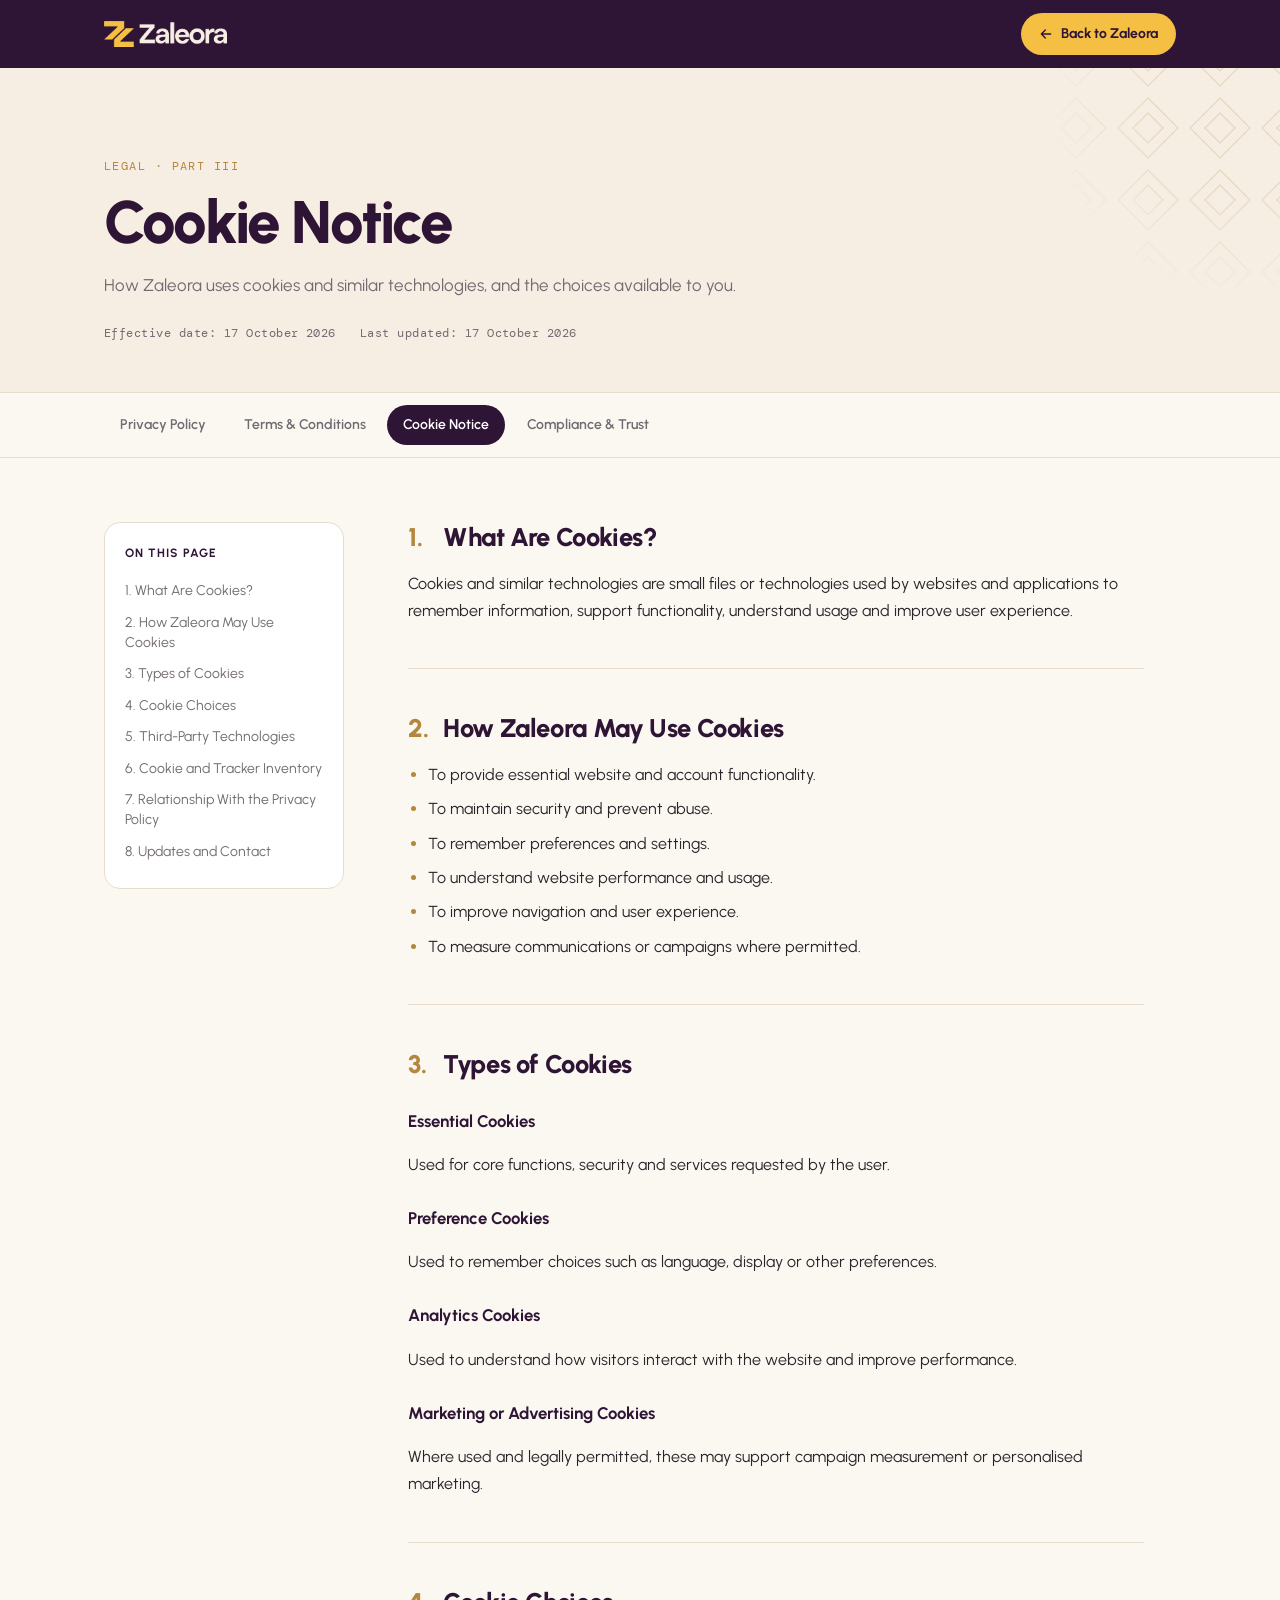
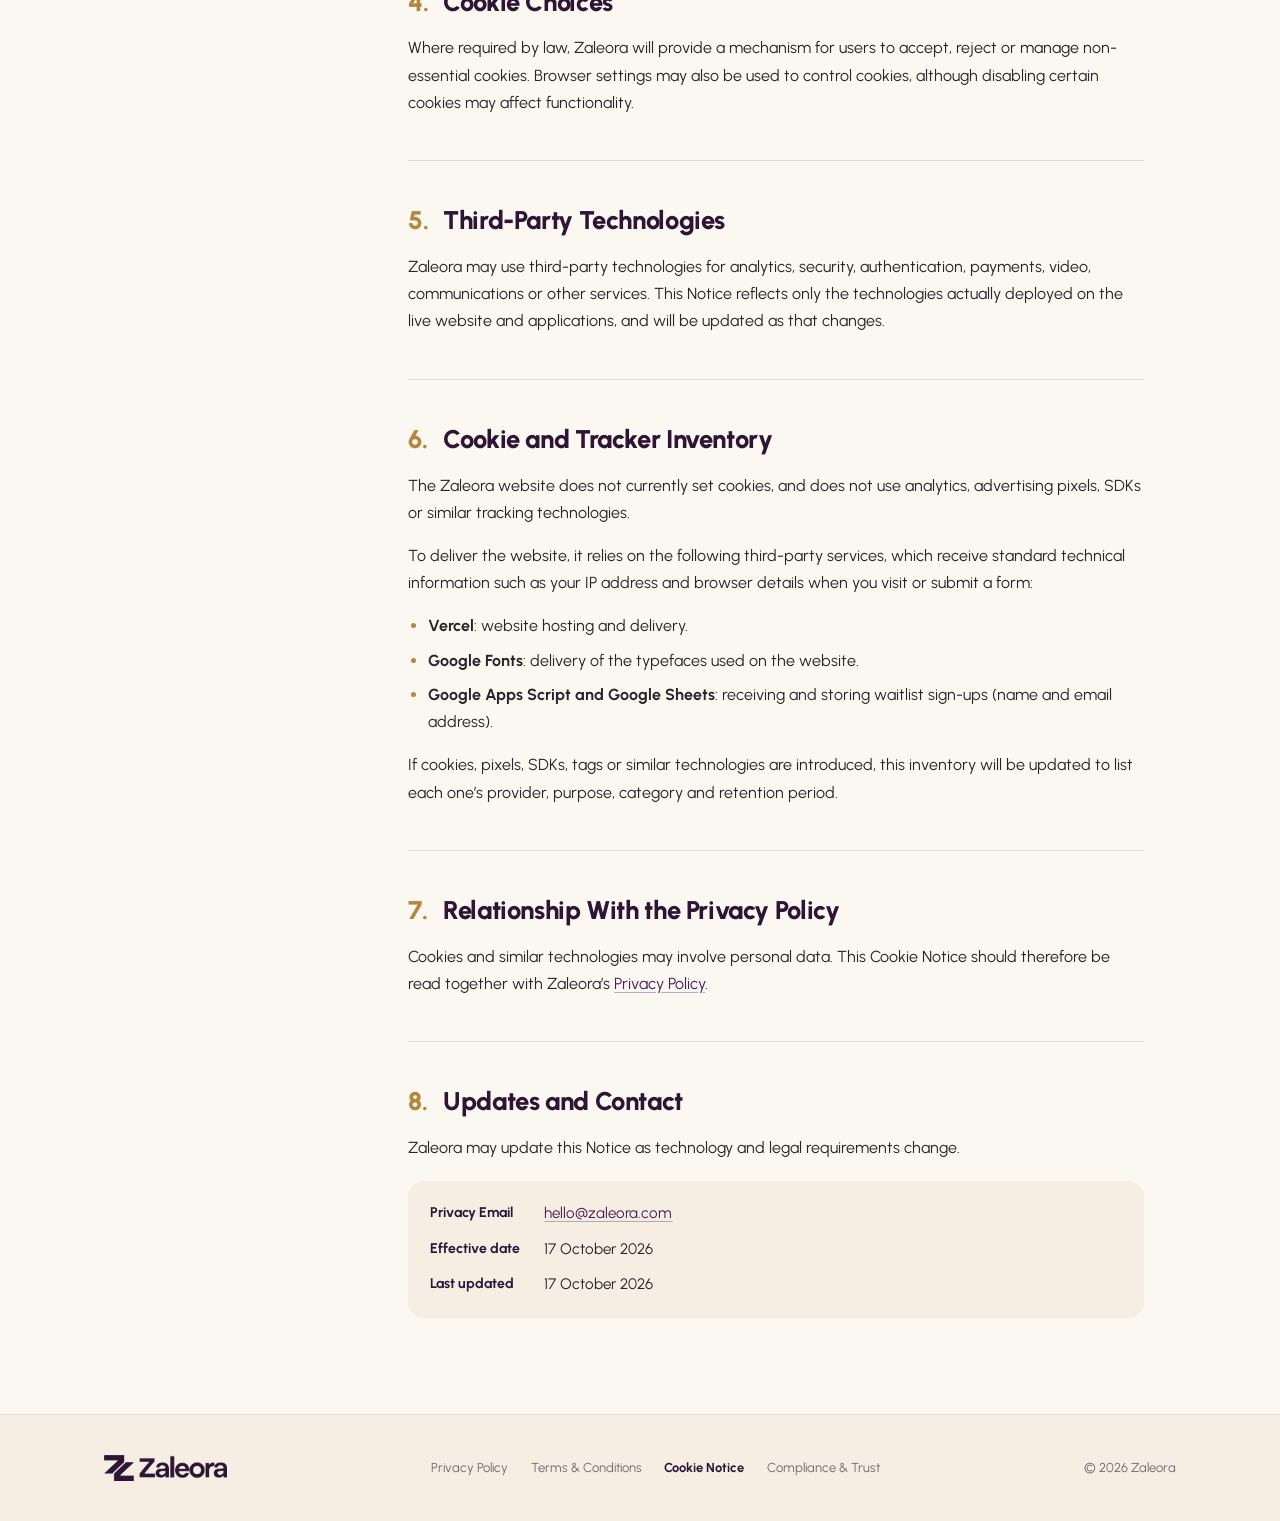
<file: cookies.html>
<!doctype html>
<html lang="en">
<head>
  <meta charset="UTF-8" />
  <meta name="viewport" content="width=device-width, initial-scale=1.0" />
  <title>Cookie Notice — Zaleora</title>
  <meta name="description" content="How Zaleora uses cookies and similar technologies, and the choices available to you." />
  <meta name="theme-color" content="#2E1435" />
  <link rel="canonical" href="https://www.zaleora.com/cookies" />
  <meta property="og:type" content="website" />
  <meta property="og:site_name" content="Zaleora" />
  <meta property="og:title" content="Cookie Notice — Zaleora" />
  <meta property="og:description" content="How Zaleora uses cookies and similar technologies, and the choices available to you." />
  <meta property="og:url" content="https://www.zaleora.com/cookies" />
  <meta property="og:image" content="https://www.zaleora.com/assets/og-image.jpg?v=2" />
  <meta property="og:image:width" content="1200" />
  <meta property="og:image:height" content="630" />
  <meta name="twitter:card" content="summary_large_image" />
  <meta name="twitter:title" content="Cookie Notice — Zaleora" />
  <meta name="twitter:description" content="How Zaleora uses cookies and similar technologies, and the choices available to you." />
  <meta name="twitter:image" content="https://www.zaleora.com/assets/og-image.jpg?v=2" />
  <link rel="icon" type="image/png" sizes="32x32" href="/assets/favicon-32.png" />
  <link rel="apple-touch-icon" sizes="180x180" href="/assets/apple-touch-icon.png" />
  <link rel="preconnect" href="https://fonts.googleapis.com" />
  <link rel="preconnect" href="https://fonts.gstatic.com" crossorigin />
  <link href="https://fonts.googleapis.com/css2?family=Urbanist:wght@400;500;600;700;800&family=Playfair+Display:ital,wght@1,500&family=DM+Mono:wght@400&display=swap" rel="stylesheet" />
  <link rel="stylesheet" href="/legal.css" />
  <script>addEventListener("DOMContentLoaded",function(){var t=document.querySelector(".l-toc");if(t&&!matchMedia("(min-width: 960px)").matches)t.open=false;});</script>
</head>
<body>
  <a class="skip-link" href="#main">Skip to content</a>

  <header class="l-nav">
    <div class="container l-nav__inner">
      <a href="/" class="l-nav__logo" aria-label="Zaleora home"><img src="/assets/logo-white.png" alt="Zaleora" width="720" height="150" /></a>
      <a href="/" class="l-nav__back"><svg viewBox="0 0 24 24" aria-hidden="true"><path d="M19 12H5M11 18l-6-6 6-6"/></svg>Back to Zaleora</a>
    </div>
  </header>

  <main id="main">
    <div class="l-hero">
      <div class="container">
        <p class="l-eyebrow">Legal · Part III</p>
        <h1>Cookie Notice</h1>
        <p class="l-hero__lede">How Zaleora uses cookies and similar technologies, and the choices available to you.</p>
        <p class="l-hero__meta"><span>Effective date: 17 October 2026</span><span>Last updated: 17 October 2026</span></p>
      </div>
    </div>

    <nav class="l-tabs" aria-label="Legal pages">
      <div class="container">
        <ul>
          <li><a href="/privacy">Privacy Policy</a></li>
          <li><a href="/terms">Terms &amp; Conditions</a></li>
          <li><a href="/cookies" aria-current="page">Cookie Notice</a></li>
          <li><a href="/trust">Compliance &amp; Trust</a></li>
        </ul>
      </div>
    </nav>

    <div class="container l-body">
      <details class="l-toc" open>
        <summary class="l-toc__head">On this page</summary>
        <nav aria-label="On this page">
        <ol>
          <li><a href="#what-are-cookies">1. What Are Cookies?</a></li>
          <li><a href="#how-we-use">2. How Zaleora May Use Cookies</a></li>
          <li><a href="#types">3. Types of Cookies</a></li>
          <li><a href="#choices">4. Cookie Choices</a></li>
          <li><a href="#third-party">5. Third-Party Technologies</a></li>
          <li><a href="#inventory">6. Cookie and Tracker Inventory</a></li>
          <li><a href="#privacy-policy">7. Relationship With the Privacy Policy</a></li>
          <li><a href="#updates">8. Updates and Contact</a></li>
        </ol>
        </nav>
      </details>

      <article class="l-article">
        <section id="what-are-cookies">
          <h2><span class="num">1.</span>What Are Cookies?</h2>
          <p>Cookies and similar technologies are small files or technologies used by websites and applications to remember information, support functionality, understand usage and improve user experience.</p>
        </section>

        <section id="how-we-use">
          <h2><span class="num">2.</span>How Zaleora May Use Cookies</h2>
          <ul>
            <li>To provide essential website and account functionality.</li>
            <li>To maintain security and prevent abuse.</li>
            <li>To remember preferences and settings.</li>
            <li>To understand website performance and usage.</li>
            <li>To improve navigation and user experience.</li>
            <li>To measure communications or campaigns where permitted.</li>
          </ul>
        </section>

        <section id="types">
          <h2><span class="num">3.</span>Types of Cookies</h2>
          <h3>Essential Cookies</h3>
          <p>Used for core functions, security and services requested by the user.</p>
          <h3>Preference Cookies</h3>
          <p>Used to remember choices such as language, display or other preferences.</p>
          <h3>Analytics Cookies</h3>
          <p>Used to understand how visitors interact with the website and improve performance.</p>
          <h3>Marketing or Advertising Cookies</h3>
          <p>Where used and legally permitted, these may support campaign measurement or personalised marketing.</p>
        </section>

        <section id="choices">
          <h2><span class="num">4.</span>Cookie Choices</h2>
          <p>Where required by law, Zaleora will provide a mechanism for users to accept, reject or manage non-essential cookies. Browser settings may also be used to control cookies, although disabling certain cookies may affect functionality.</p>
        </section>

        <section id="third-party">
          <h2><span class="num">5.</span>Third-Party Technologies</h2>
          <p>Zaleora may use third-party technologies for analytics, security, authentication, payments, video, communications or other services. This Notice reflects only the technologies actually deployed on the live website and applications, and will be updated as that changes.</p>
        </section>

        <section id="inventory">
          <h2><span class="num">6.</span>Cookie and Tracker Inventory</h2>
          <p>The Zaleora website does not currently set cookies, and does not use analytics, advertising pixels, SDKs or similar tracking technologies.</p>
          <p>To deliver the website, it relies on the following third-party services, which receive standard technical information such as your IP address and browser details when you visit or submit a form:</p>
          <ul>
            <li><strong>Vercel</strong>: website hosting and delivery.</li>
            <li><strong>Google Fonts</strong>: delivery of the typefaces used on the website.</li>
            <li><strong>Google Apps Script and Google Sheets</strong>: receiving and storing waitlist sign-ups (name and email address).</li>
          </ul>
          <p>If cookies, pixels, SDKs, tags or similar technologies are introduced, this inventory will be updated to list each one’s provider, purpose, category and retention period.</p>
        </section>

        <section id="privacy-policy">
          <h2><span class="num">7.</span>Relationship With the Privacy Policy</h2>
          <p>Cookies and similar technologies may involve personal data. This Cookie Notice should therefore be read together with Zaleora’s <a href="/privacy">Privacy Policy</a>.</p>
        </section>

        <section id="updates">
          <h2><span class="num">8.</span>Updates and Contact</h2>
          <p>Zaleora may update this Notice as technology and legal requirements change.</p>
          <div class="l-card">
            <dl>
              <dt>Privacy Email</dt><dd><a href="mailto:hello@zaleora.com">hello@zaleora.com</a></dd>
              <dt>Effective date</dt><dd>17 October 2026</dd>
              <dt>Last updated</dt><dd>17 October 2026</dd>
            </dl>
          </div>
        </section>
      </article>
    </div>
  </main>

  <footer class="l-footer">
    <div class="container l-footer__inner">
      <a href="/" class="l-footer__logo" aria-label="Zaleora home"><img src="/assets/logo-purple.png" alt="Zaleora" width="720" height="150" /></a>
      <nav aria-label="Legal">
        <a href="/privacy">Privacy Policy</a>
        <a href="/terms">Terms &amp; Conditions</a>
        <a href="/cookies" aria-current="page">Cookie Notice</a>
        <a href="/trust">Compliance &amp; Trust</a>
      </nav>
      <small>© 2026 Zaleora</small>
    </div>
  </footer>
</body>
</html>
</file>
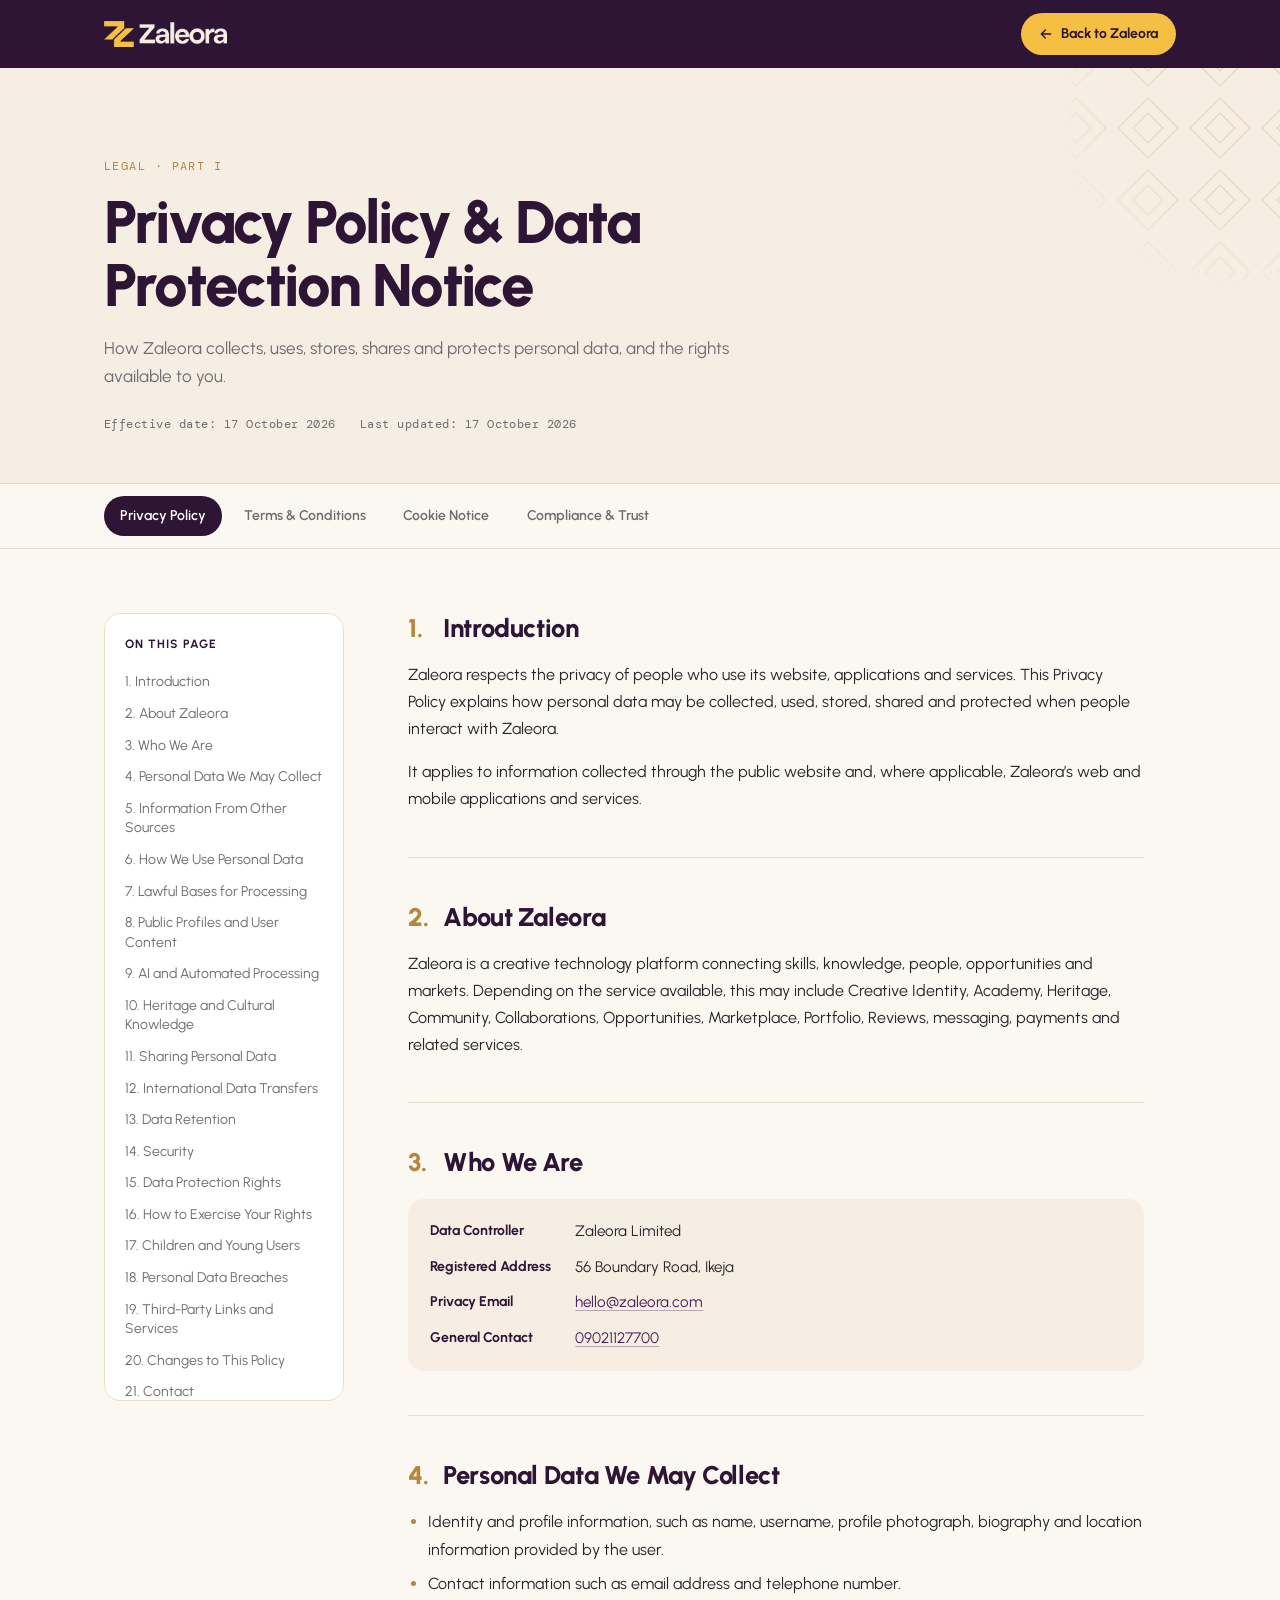
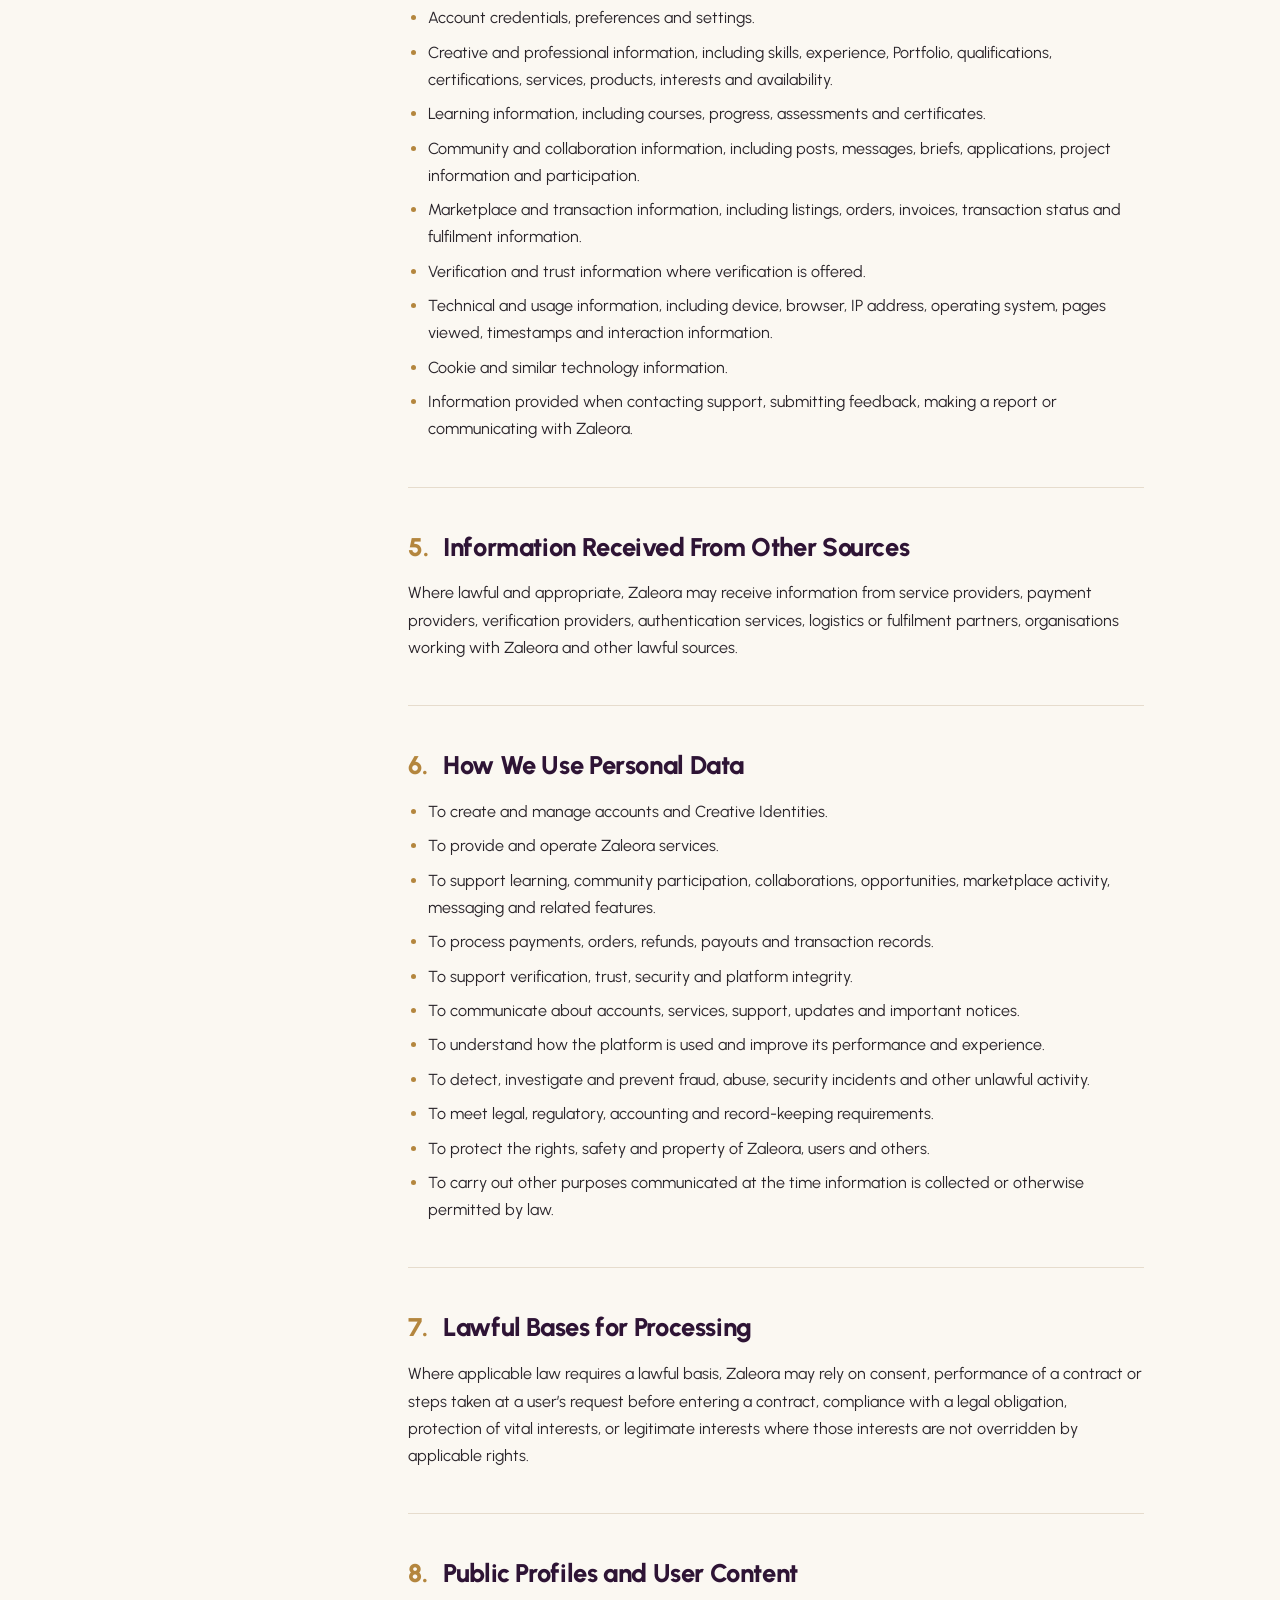
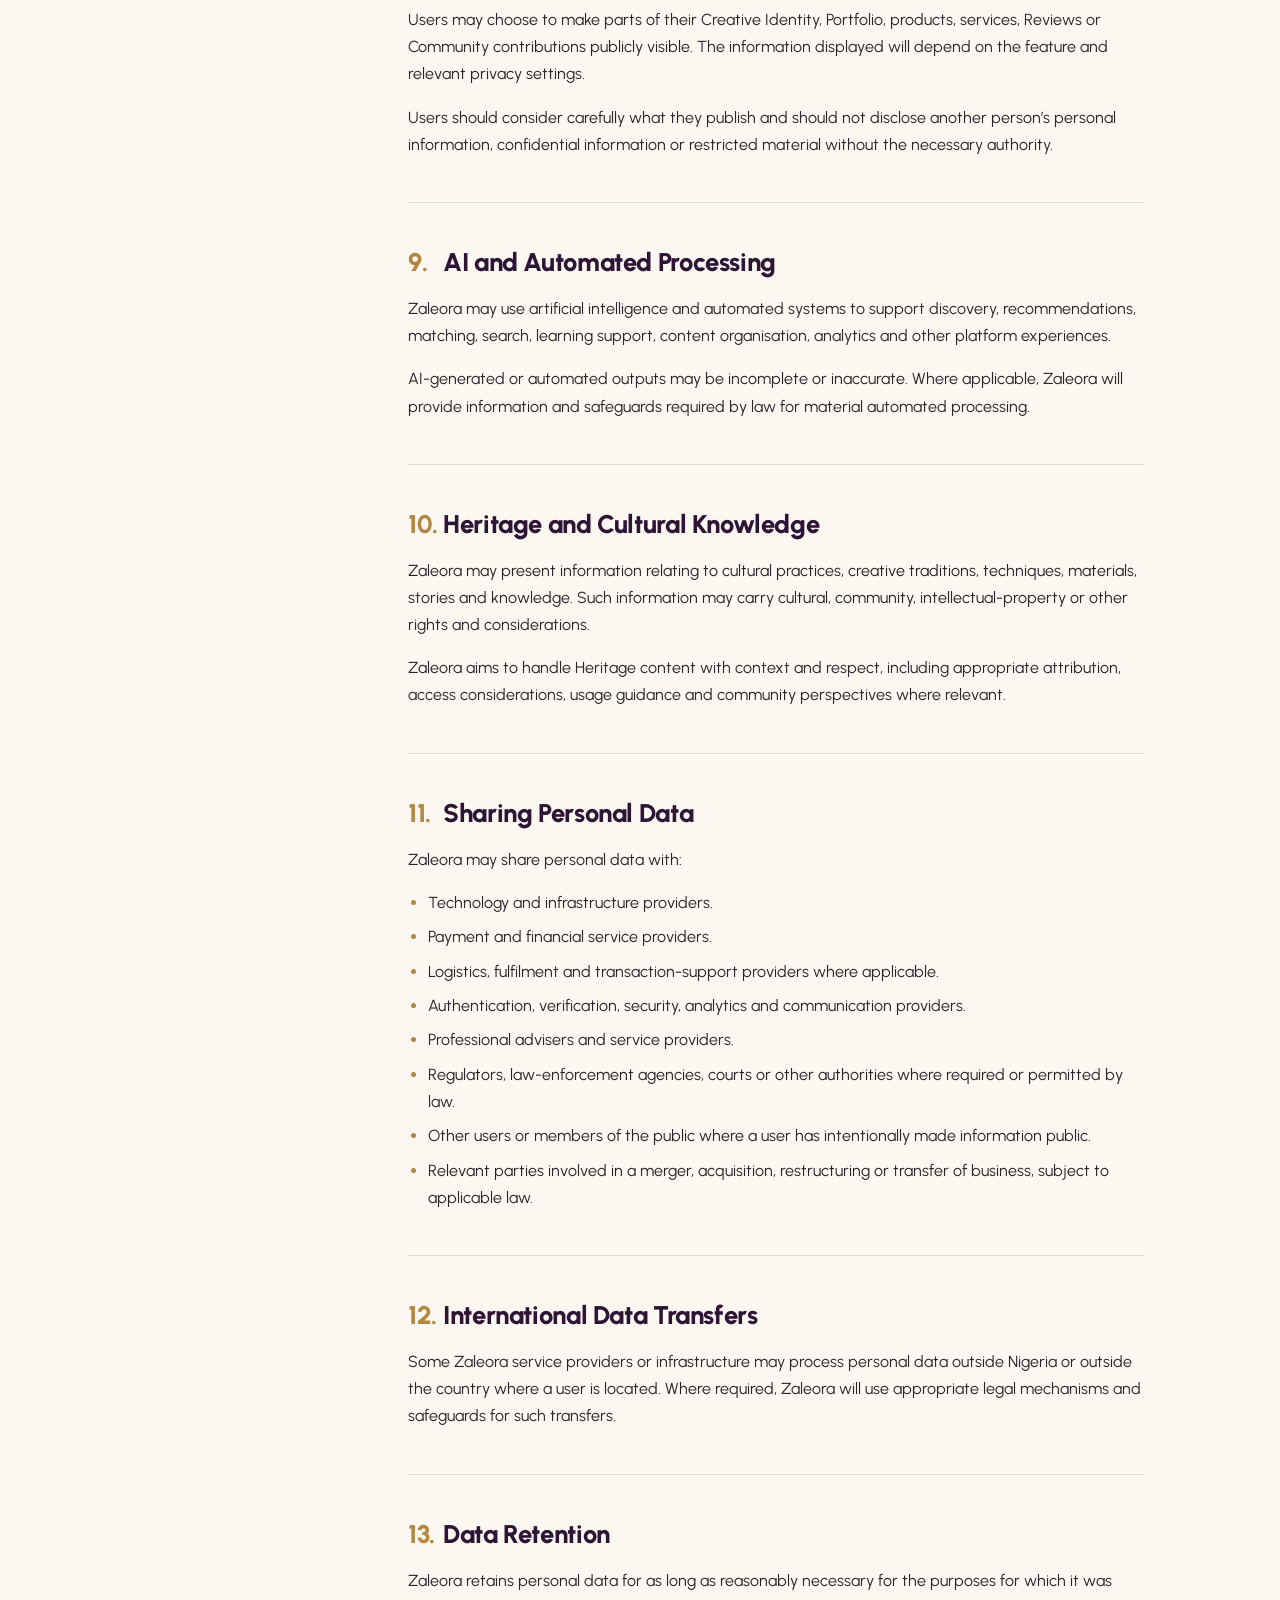
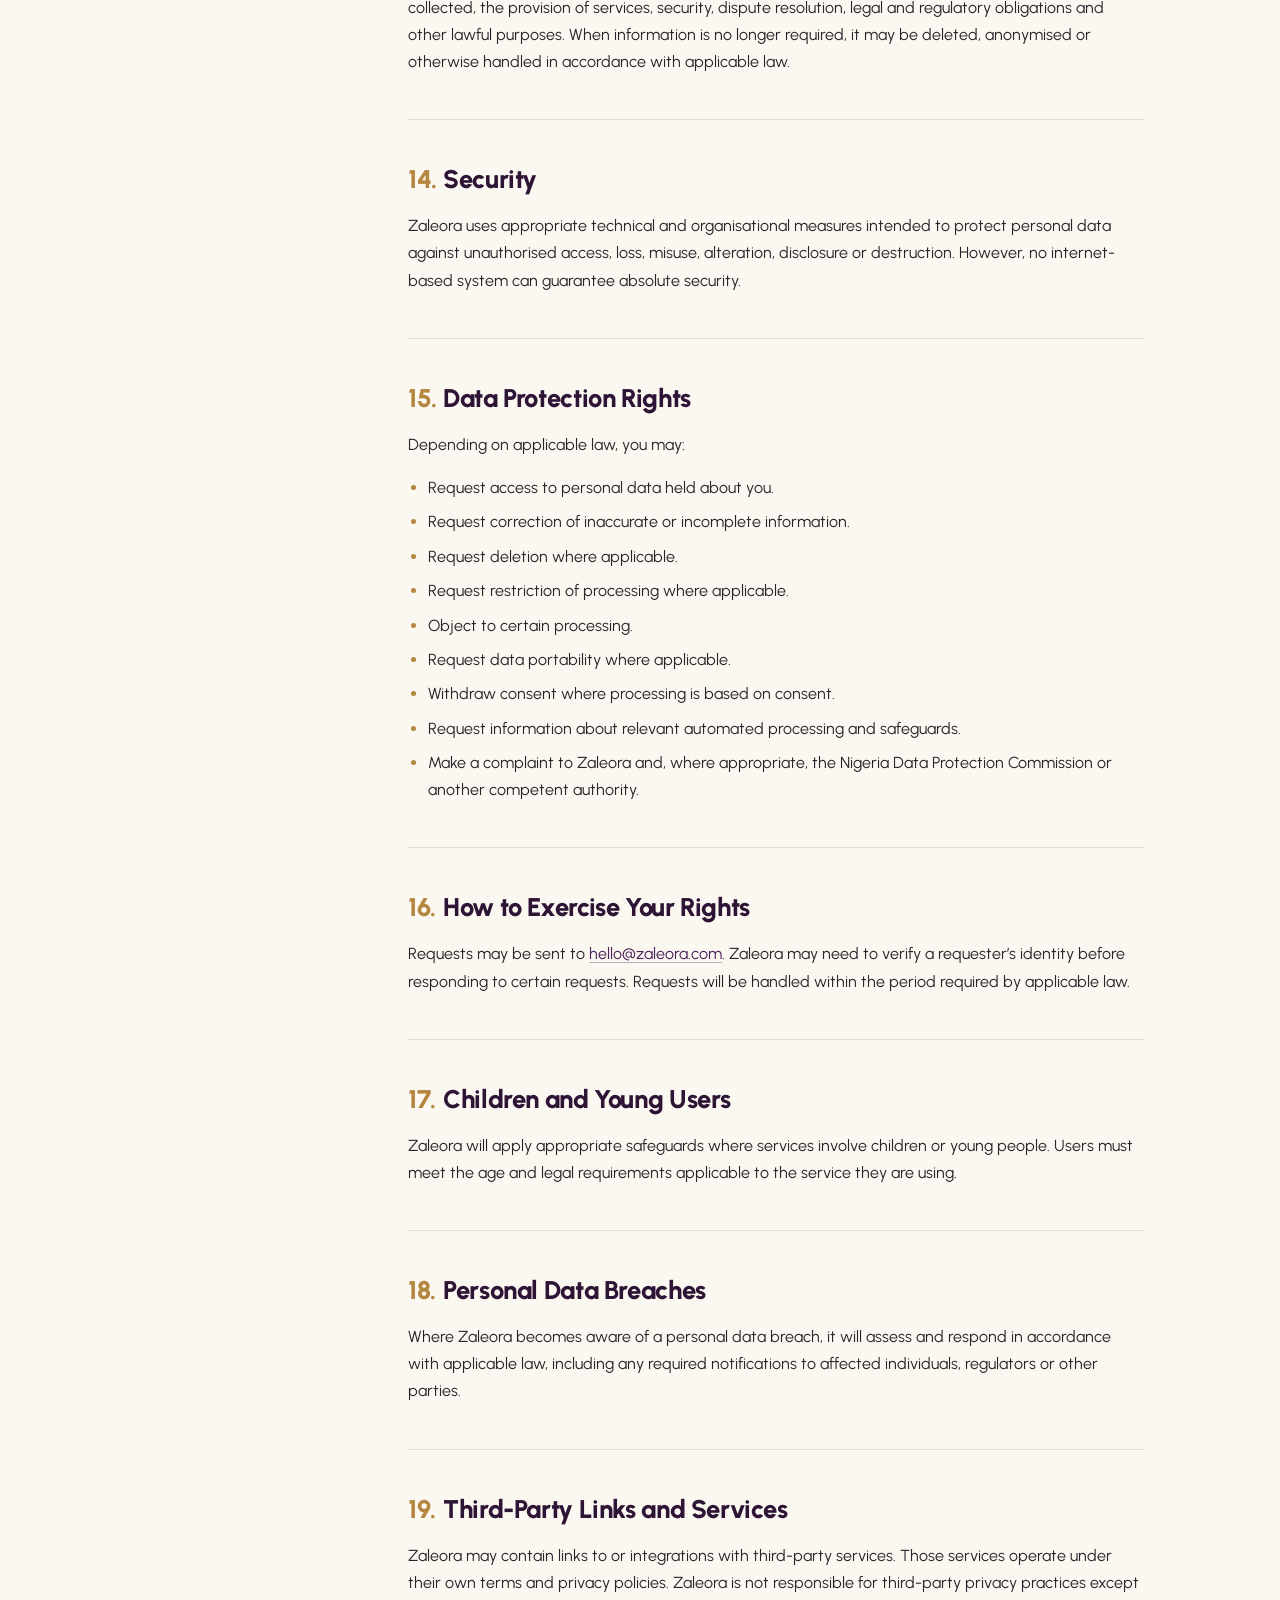
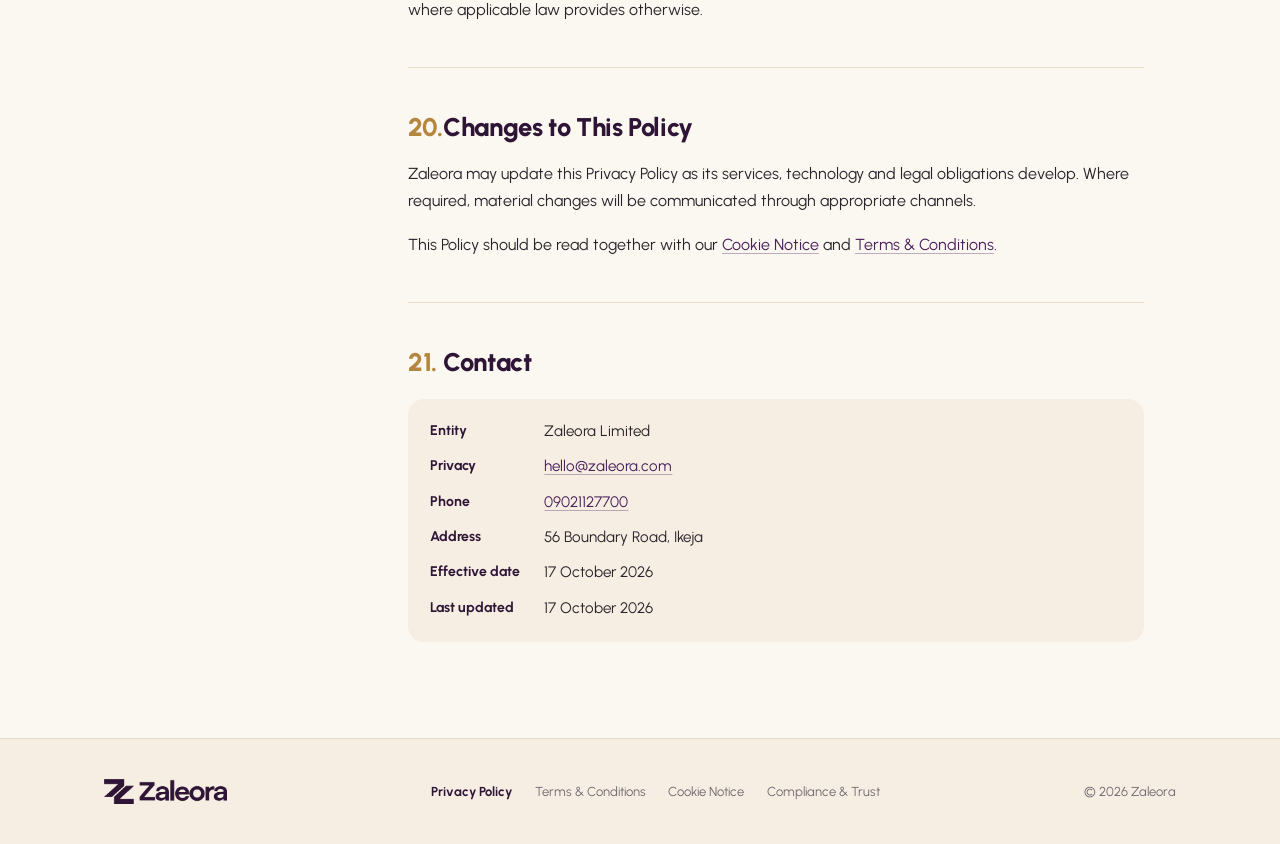
<file: privacy.html>
<!doctype html>
<html lang="en">
<head>
  <meta charset="UTF-8" />
  <meta name="viewport" content="width=device-width, initial-scale=1.0" />
  <title>Privacy Policy — Zaleora</title>
  <meta name="description" content="How Zaleora collects, uses, shares and protects personal data, and the data protection rights available to you." />
  <meta name="theme-color" content="#2E1435" />
  <link rel="canonical" href="https://www.zaleora.com/privacy" />
  <meta property="og:type" content="website" />
  <meta property="og:site_name" content="Zaleora" />
  <meta property="og:title" content="Privacy Policy — Zaleora" />
  <meta property="og:description" content="How Zaleora collects, uses, shares and protects personal data, and the data protection rights available to you." />
  <meta property="og:url" content="https://www.zaleora.com/privacy" />
  <meta property="og:image" content="https://www.zaleora.com/assets/og-image.jpg?v=2" />
  <meta property="og:image:width" content="1200" />
  <meta property="og:image:height" content="630" />
  <meta name="twitter:card" content="summary_large_image" />
  <meta name="twitter:title" content="Privacy Policy — Zaleora" />
  <meta name="twitter:description" content="How Zaleora collects, uses, shares and protects personal data, and the data protection rights available to you." />
  <meta name="twitter:image" content="https://www.zaleora.com/assets/og-image.jpg?v=2" />
  <link rel="icon" type="image/png" sizes="32x32" href="/assets/favicon-32.png" />
  <link rel="apple-touch-icon" sizes="180x180" href="/assets/apple-touch-icon.png" />
  <link rel="preconnect" href="https://fonts.googleapis.com" />
  <link rel="preconnect" href="https://fonts.gstatic.com" crossorigin />
  <link href="https://fonts.googleapis.com/css2?family=Urbanist:wght@400;500;600;700;800&family=Playfair+Display:ital,wght@1,500&family=DM+Mono:wght@400&display=swap" rel="stylesheet" />
  <link rel="stylesheet" href="/legal.css" />
  <script>addEventListener("DOMContentLoaded",function(){var t=document.querySelector(".l-toc");if(t&&!matchMedia("(min-width: 960px)").matches)t.open=false;});</script>
</head>
<body>
  <a class="skip-link" href="#main">Skip to content</a>

  <header class="l-nav">
    <div class="container l-nav__inner">
      <a href="/" class="l-nav__logo" aria-label="Zaleora home"><img src="/assets/logo-white.png" alt="Zaleora" width="720" height="150" /></a>
      <a href="/" class="l-nav__back"><svg viewBox="0 0 24 24" aria-hidden="true"><path d="M19 12H5M11 18l-6-6 6-6"/></svg>Back to Zaleora</a>
    </div>
  </header>

  <main id="main">
    <div class="l-hero">
      <div class="container">
        <p class="l-eyebrow">Legal · Part I</p>
        <h1>Privacy Policy &amp; Data Protection Notice</h1>
        <p class="l-hero__lede">How Zaleora collects, uses, stores, shares and protects personal data, and the rights available to you.</p>
        <p class="l-hero__meta"><span>Effective date: 17 October 2026</span><span>Last updated: 17 October 2026</span></p>
      </div>
    </div>

    <nav class="l-tabs" aria-label="Legal pages">
      <div class="container">
        <ul>
          <li><a href="/privacy" aria-current="page">Privacy Policy</a></li>
          <li><a href="/terms">Terms &amp; Conditions</a></li>
          <li><a href="/cookies">Cookie Notice</a></li>
          <li><a href="/trust">Compliance &amp; Trust</a></li>
        </ul>
      </div>
    </nav>

    <div class="container l-body">
      <details class="l-toc" open>
        <summary class="l-toc__head">On this page</summary>
        <nav aria-label="On this page">
        <ol>
          <li><a href="#introduction">1. Introduction</a></li>
          <li><a href="#about">2. About Zaleora</a></li>
          <li><a href="#who-we-are">3. Who We Are</a></li>
          <li><a href="#data-we-collect">4. Personal Data We May Collect</a></li>
          <li><a href="#other-sources">5. Information From Other Sources</a></li>
          <li><a href="#how-we-use">6. How We Use Personal Data</a></li>
          <li><a href="#lawful-bases">7. Lawful Bases for Processing</a></li>
          <li><a href="#public-profiles">8. Public Profiles and User Content</a></li>
          <li><a href="#ai">9. AI and Automated Processing</a></li>
          <li><a href="#heritage">10. Heritage and Cultural Knowledge</a></li>
          <li><a href="#sharing">11. Sharing Personal Data</a></li>
          <li><a href="#transfers">12. International Data Transfers</a></li>
          <li><a href="#retention">13. Data Retention</a></li>
          <li><a href="#security">14. Security</a></li>
          <li><a href="#rights">15. Data Protection Rights</a></li>
          <li><a href="#exercise-rights">16. How to Exercise Your Rights</a></li>
          <li><a href="#children">17. Children and Young Users</a></li>
          <li><a href="#breaches">18. Personal Data Breaches</a></li>
          <li><a href="#third-party">19. Third-Party Links and Services</a></li>
          <li><a href="#changes">20. Changes to This Policy</a></li>
          <li><a href="#contact">21. Contact</a></li>
        </ol>
        </nav>
      </details>

      <article class="l-article">
        <section id="introduction">
          <h2><span class="num">1.</span>Introduction</h2>
          <p>Zaleora respects the privacy of people who use its website, applications and services. This Privacy Policy explains how personal data may be collected, used, stored, shared and protected when people interact with Zaleora.</p>
          <p>It applies to information collected through the public website and, where applicable, Zaleora’s web and mobile applications and services.</p>
        </section>

        <section id="about">
          <h2><span class="num">2.</span>About Zaleora</h2>
          <p>Zaleora is a creative technology platform connecting skills, knowledge, people, opportunities and markets. Depending on the service available, this may include Creative Identity, Academy, Heritage, Community, Collaborations, Opportunities, Marketplace, Portfolio, Reviews, messaging, payments and related services.</p>
        </section>

        <section id="who-we-are">
          <h2><span class="num">3.</span>Who We Are</h2>
          <div class="l-card">
            <dl>
              <dt>Data Controller</dt><dd>Zaleora Limited</dd>
              <dt>Registered Address</dt><dd>56 Boundary Road, Ikeja</dd>
              <dt>Privacy Email</dt><dd><a href="mailto:hello@zaleora.com">hello@zaleora.com</a></dd>
              <dt>General Contact</dt><dd><a href="tel:09021127700">09021127700</a></dd>
            </dl>
          </div>
        </section>

        <section id="data-we-collect">
          <h2><span class="num">4.</span>Personal Data We May Collect</h2>
          <ul>
            <li>Identity and profile information, such as name, username, profile photograph, biography and location information provided by the user.</li>
            <li>Contact information such as email address and telephone number.</li>
            <li>Account credentials, preferences and settings.</li>
            <li>Creative and professional information, including skills, experience, Portfolio, qualifications, certifications, services, products, interests and availability.</li>
            <li>Learning information, including courses, progress, assessments and certificates.</li>
            <li>Community and collaboration information, including posts, messages, briefs, applications, project information and participation.</li>
            <li>Marketplace and transaction information, including listings, orders, invoices, transaction status and fulfilment information.</li>
            <li>Verification and trust information where verification is offered.</li>
            <li>Technical and usage information, including device, browser, IP address, operating system, pages viewed, timestamps and interaction information.</li>
            <li>Cookie and similar technology information.</li>
            <li>Information provided when contacting support, submitting feedback, making a report or communicating with Zaleora.</li>
          </ul>
        </section>

        <section id="other-sources">
          <h2><span class="num">5.</span>Information Received From Other Sources</h2>
          <p>Where lawful and appropriate, Zaleora may receive information from service providers, payment providers, verification providers, authentication services, logistics or fulfilment partners, organisations working with Zaleora and other lawful sources.</p>
        </section>

        <section id="how-we-use">
          <h2><span class="num">6.</span>How We Use Personal Data</h2>
          <ul>
            <li>To create and manage accounts and Creative Identities.</li>
            <li>To provide and operate Zaleora services.</li>
            <li>To support learning, community participation, collaborations, opportunities, marketplace activity, messaging and related features.</li>
            <li>To process payments, orders, refunds, payouts and transaction records.</li>
            <li>To support verification, trust, security and platform integrity.</li>
            <li>To communicate about accounts, services, support, updates and important notices.</li>
            <li>To understand how the platform is used and improve its performance and experience.</li>
            <li>To detect, investigate and prevent fraud, abuse, security incidents and other unlawful activity.</li>
            <li>To meet legal, regulatory, accounting and record-keeping requirements.</li>
            <li>To protect the rights, safety and property of Zaleora, users and others.</li>
            <li>To carry out other purposes communicated at the time information is collected or otherwise permitted by law.</li>
          </ul>
        </section>

        <section id="lawful-bases">
          <h2><span class="num">7.</span>Lawful Bases for Processing</h2>
          <p>Where applicable law requires a lawful basis, Zaleora may rely on consent, performance of a contract or steps taken at a user’s request before entering a contract, compliance with a legal obligation, protection of vital interests, or legitimate interests where those interests are not overridden by applicable rights.</p>
        </section>

        <section id="public-profiles">
          <h2><span class="num">8.</span>Public Profiles and User Content</h2>
          <p>Users may choose to make parts of their Creative Identity, Portfolio, products, services, Reviews or Community contributions publicly visible. The information displayed will depend on the feature and relevant privacy settings.</p>
          <p>Users should consider carefully what they publish and should not disclose another person’s personal information, confidential information or restricted material without the necessary authority.</p>
        </section>

        <section id="ai">
          <h2><span class="num">9.</span>AI and Automated Processing</h2>
          <p>Zaleora may use artificial intelligence and automated systems to support discovery, recommendations, matching, search, learning support, content organisation, analytics and other platform experiences.</p>
          <p>AI-generated or automated outputs may be incomplete or inaccurate. Where applicable, Zaleora will provide information and safeguards required by law for material automated processing.</p>
        </section>

        <section id="heritage">
          <h2><span class="num">10.</span>Heritage and Cultural Knowledge</h2>
          <p>Zaleora may present information relating to cultural practices, creative traditions, techniques, materials, stories and knowledge. Such information may carry cultural, community, intellectual-property or other rights and considerations.</p>
          <p>Zaleora aims to handle Heritage content with context and respect, including appropriate attribution, access considerations, usage guidance and community perspectives where relevant.</p>
        </section>

        <section id="sharing">
          <h2><span class="num">11.</span>Sharing Personal Data</h2>
          <p>Zaleora may share personal data with:</p>
          <ul>
            <li>Technology and infrastructure providers.</li>
            <li>Payment and financial service providers.</li>
            <li>Logistics, fulfilment and transaction-support providers where applicable.</li>
            <li>Authentication, verification, security, analytics and communication providers.</li>
            <li>Professional advisers and service providers.</li>
            <li>Regulators, law-enforcement agencies, courts or other authorities where required or permitted by law.</li>
            <li>Other users or members of the public where a user has intentionally made information public.</li>
            <li>Relevant parties involved in a merger, acquisition, restructuring or transfer of business, subject to applicable law.</li>
          </ul>
        </section>

        <section id="transfers">
          <h2><span class="num">12.</span>International Data Transfers</h2>
          <p>Some Zaleora service providers or infrastructure may process personal data outside Nigeria or outside the country where a user is located. Where required, Zaleora will use appropriate legal mechanisms and safeguards for such transfers.</p>
        </section>

        <section id="retention">
          <h2><span class="num">13.</span>Data Retention</h2>
          <p>Zaleora retains personal data for as long as reasonably necessary for the purposes for which it was collected, the provision of services, security, dispute resolution, legal and regulatory obligations and other lawful purposes. When information is no longer required, it may be deleted, anonymised or otherwise handled in accordance with applicable law.</p>
        </section>

        <section id="security">
          <h2><span class="num">14.</span>Security</h2>
          <p>Zaleora uses appropriate technical and organisational measures intended to protect personal data against unauthorised access, loss, misuse, alteration, disclosure or destruction. However, no internet-based system can guarantee absolute security.</p>
        </section>

        <section id="rights">
          <h2><span class="num">15.</span>Data Protection Rights</h2>
          <p>Depending on applicable law, you may:</p>
          <ul>
            <li>Request access to personal data held about you.</li>
            <li>Request correction of inaccurate or incomplete information.</li>
            <li>Request deletion where applicable.</li>
            <li>Request restriction of processing where applicable.</li>
            <li>Object to certain processing.</li>
            <li>Request data portability where applicable.</li>
            <li>Withdraw consent where processing is based on consent.</li>
            <li>Request information about relevant automated processing and safeguards.</li>
            <li>Make a complaint to Zaleora and, where appropriate, the Nigeria Data Protection Commission or another competent authority.</li>
          </ul>
        </section>

        <section id="exercise-rights">
          <h2><span class="num">16.</span>How to Exercise Your Rights</h2>
          <p>Requests may be sent to <a href="mailto:hello@zaleora.com">hello@zaleora.com</a>. Zaleora may need to verify a requester’s identity before responding to certain requests. Requests will be handled within the period required by applicable law.</p>
        </section>

        <section id="children">
          <h2><span class="num">17.</span>Children and Young Users</h2>
          <p>Zaleora will apply appropriate safeguards where services involve children or young people. Users must meet the age and legal requirements applicable to the service they are using.</p>
        </section>

        <section id="breaches">
          <h2><span class="num">18.</span>Personal Data Breaches</h2>
          <p>Where Zaleora becomes aware of a personal data breach, it will assess and respond in accordance with applicable law, including any required notifications to affected individuals, regulators or other parties.</p>
        </section>

        <section id="third-party">
          <h2><span class="num">19.</span>Third-Party Links and Services</h2>
          <p>Zaleora may contain links to or integrations with third-party services. Those services operate under their own terms and privacy policies. Zaleora is not responsible for third-party privacy practices except where applicable law provides otherwise.</p>
        </section>

        <section id="changes">
          <h2><span class="num">20.</span>Changes to This Policy</h2>
          <p>Zaleora may update this Privacy Policy as its services, technology and legal obligations develop. Where required, material changes will be communicated through appropriate channels.</p>
          <p>This Policy should be read together with our <a href="/cookies">Cookie Notice</a> and <a href="/terms">Terms &amp; Conditions</a>.</p>
        </section>

        <section id="contact">
          <h2><span class="num">21.</span>Contact</h2>
          <div class="l-card">
            <dl>
              <dt>Entity</dt><dd>Zaleora Limited</dd>
              <dt>Privacy</dt><dd><a href="mailto:hello@zaleora.com">hello@zaleora.com</a></dd>
              <dt>Phone</dt><dd><a href="tel:09021127700">09021127700</a></dd>
              <dt>Address</dt><dd>56 Boundary Road, Ikeja</dd>
              <dt>Effective date</dt><dd>17 October 2026</dd>
              <dt>Last updated</dt><dd>17 October 2026</dd>
            </dl>
          </div>
        </section>
      </article>
    </div>
  </main>

  <footer class="l-footer">
    <div class="container l-footer__inner">
      <a href="/" class="l-footer__logo" aria-label="Zaleora home"><img src="/assets/logo-purple.png" alt="Zaleora" width="720" height="150" /></a>
      <nav aria-label="Legal">
        <a href="/privacy" aria-current="page">Privacy Policy</a>
        <a href="/terms">Terms &amp; Conditions</a>
        <a href="/cookies">Cookie Notice</a>
        <a href="/trust">Compliance &amp; Trust</a>
      </nav>
      <small>© 2026 Zaleora</small>
    </div>
  </footer>
</body>
</html>
</file>
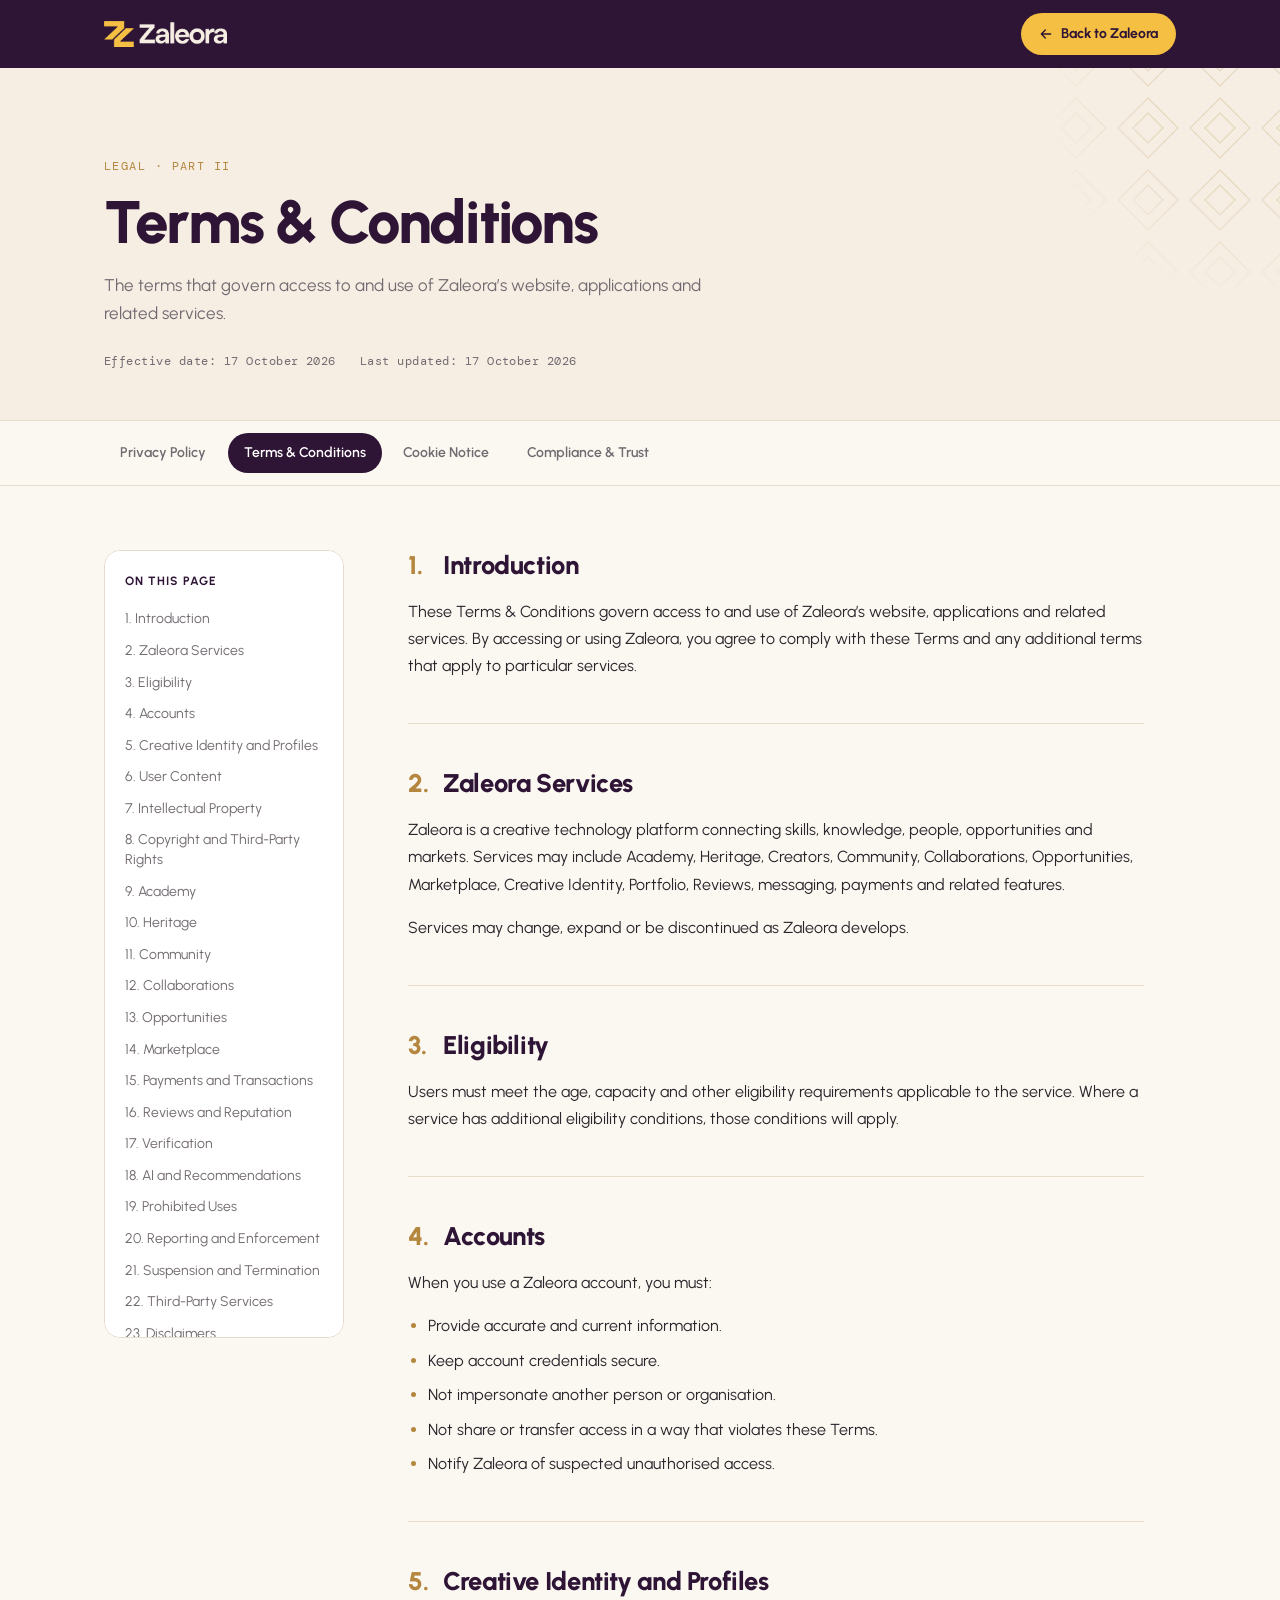
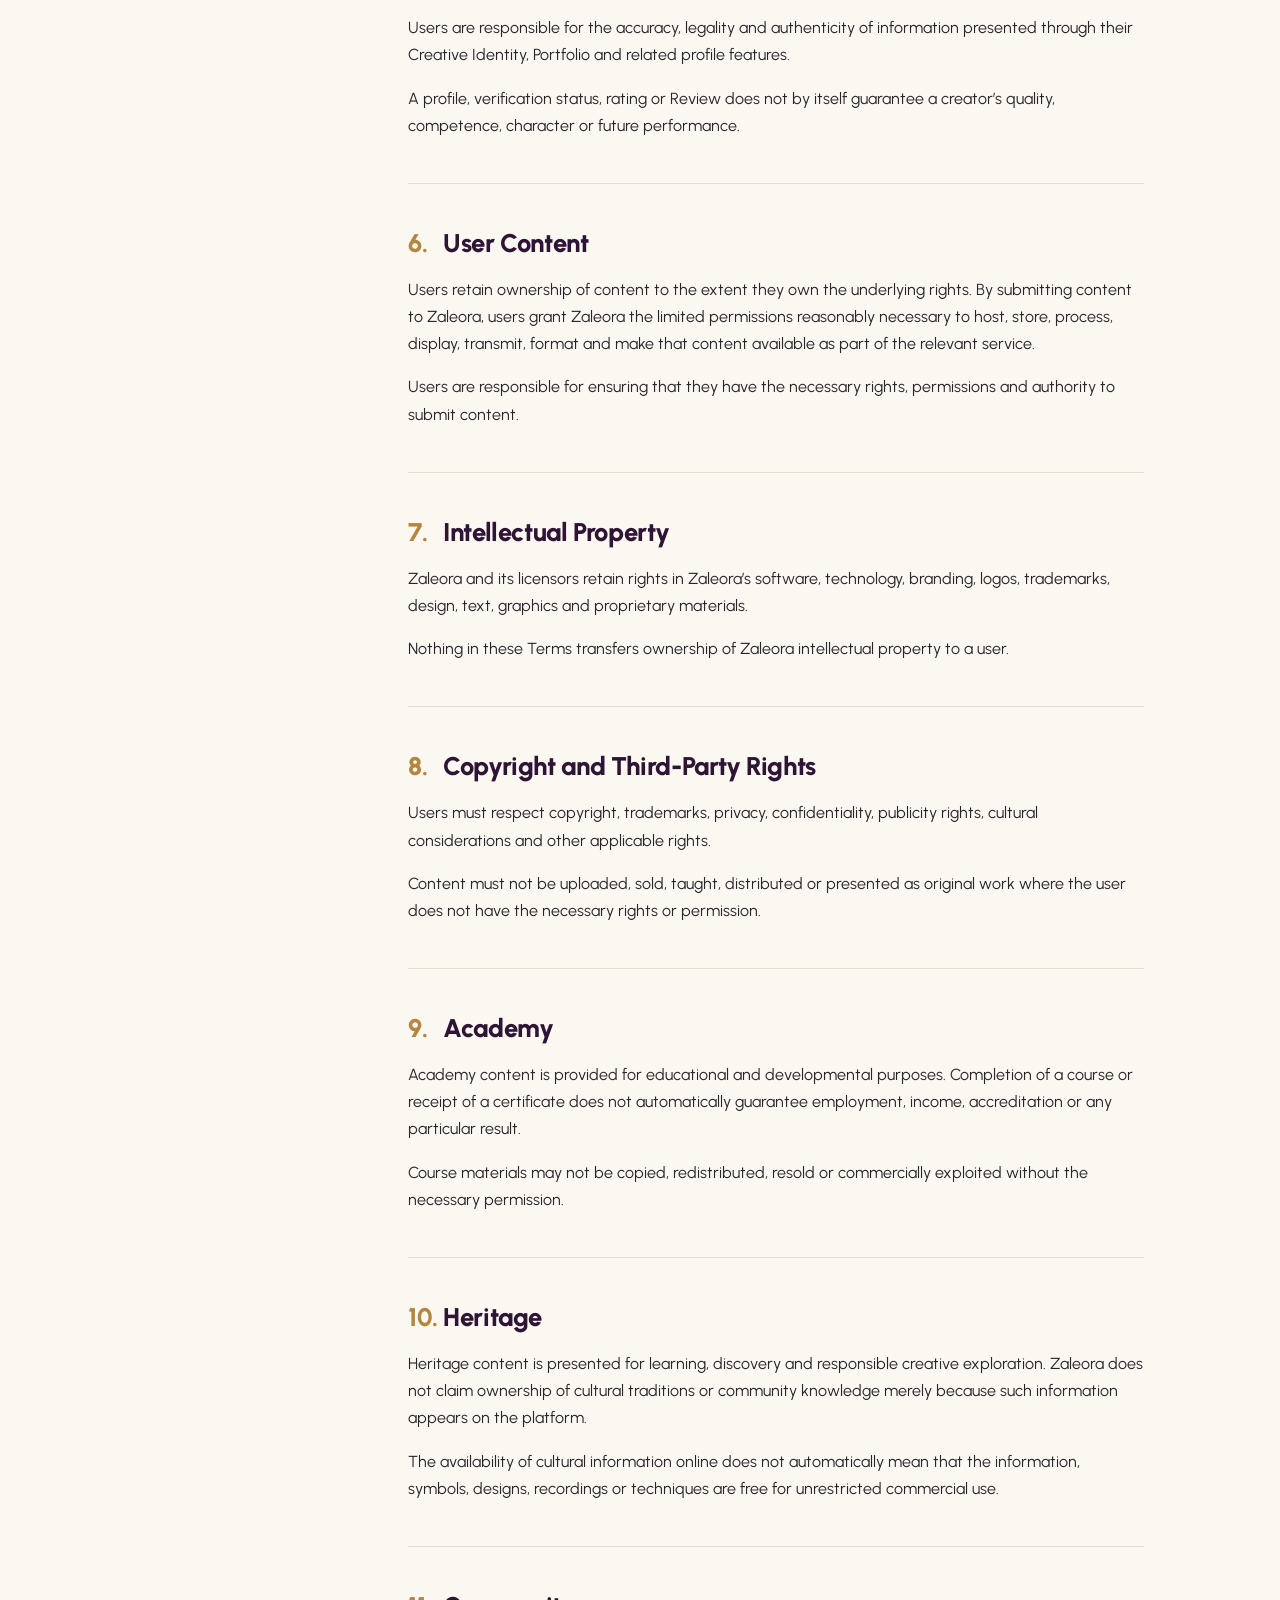
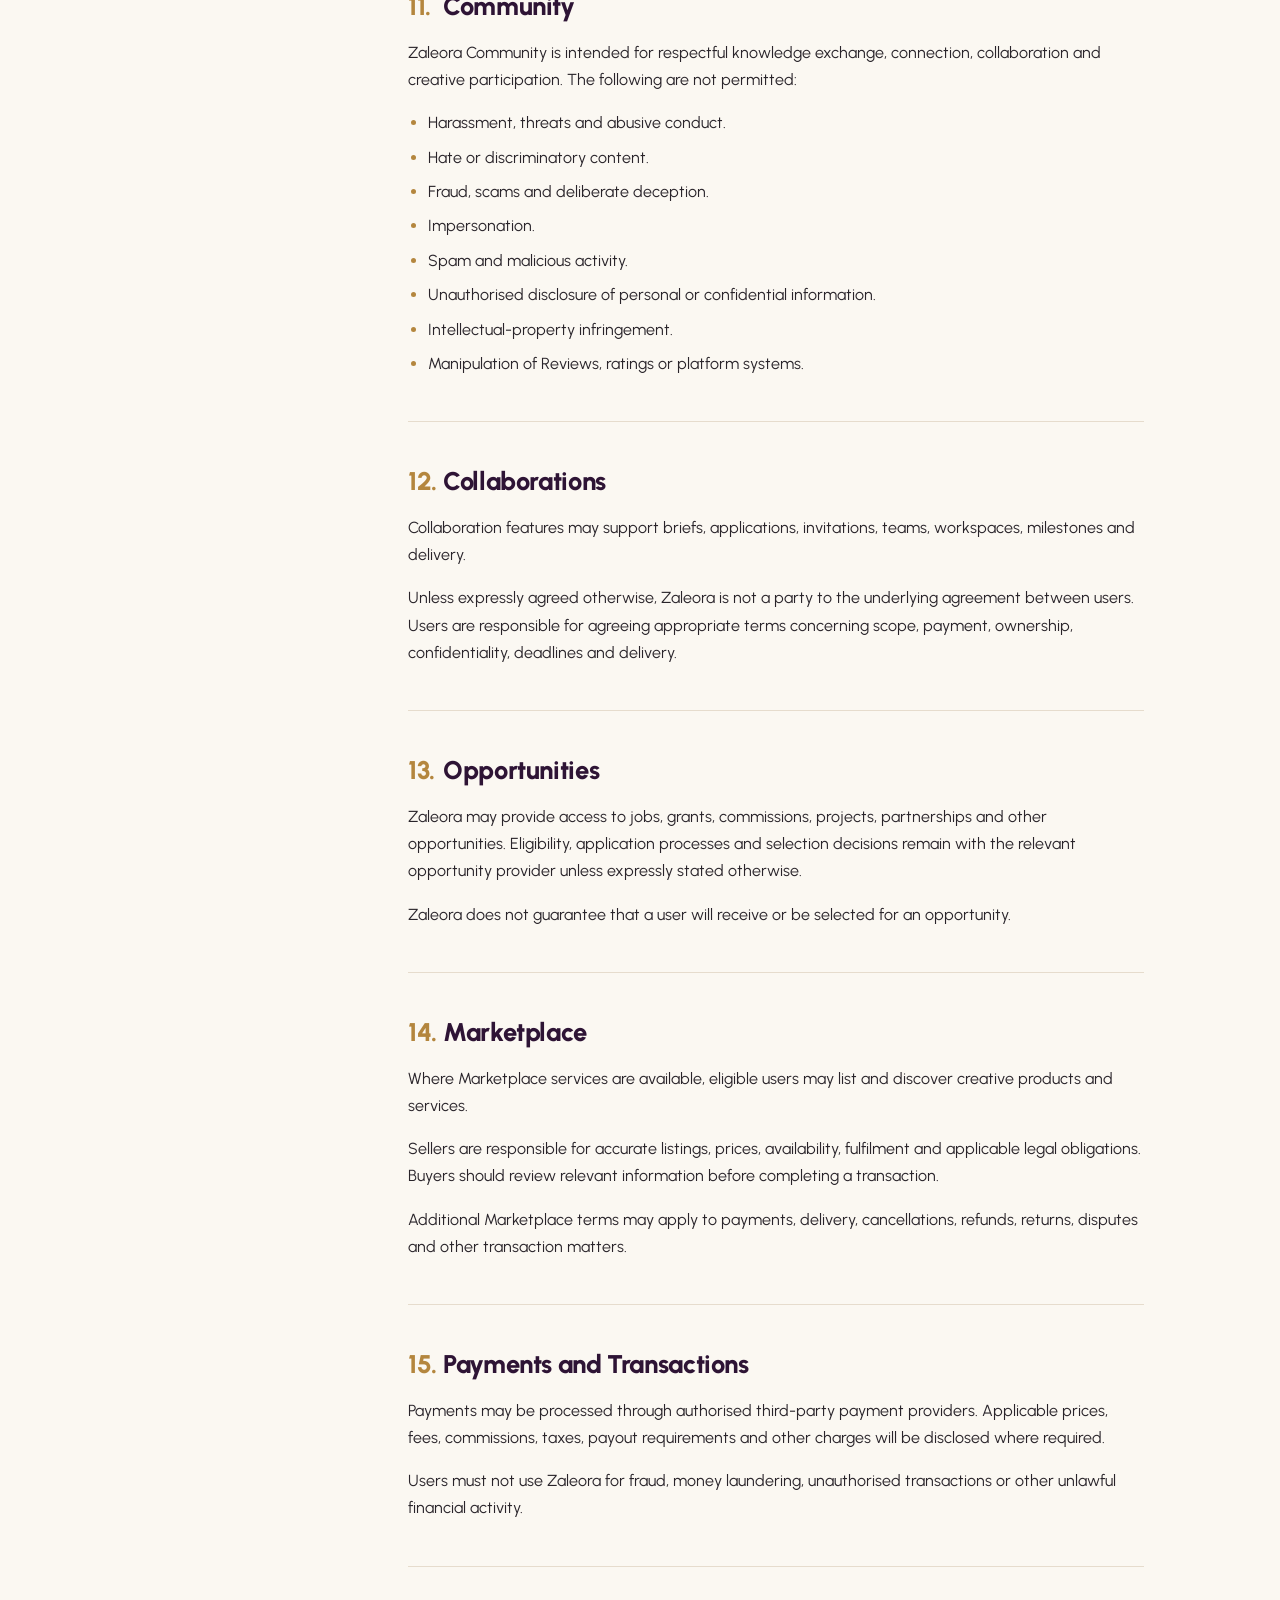
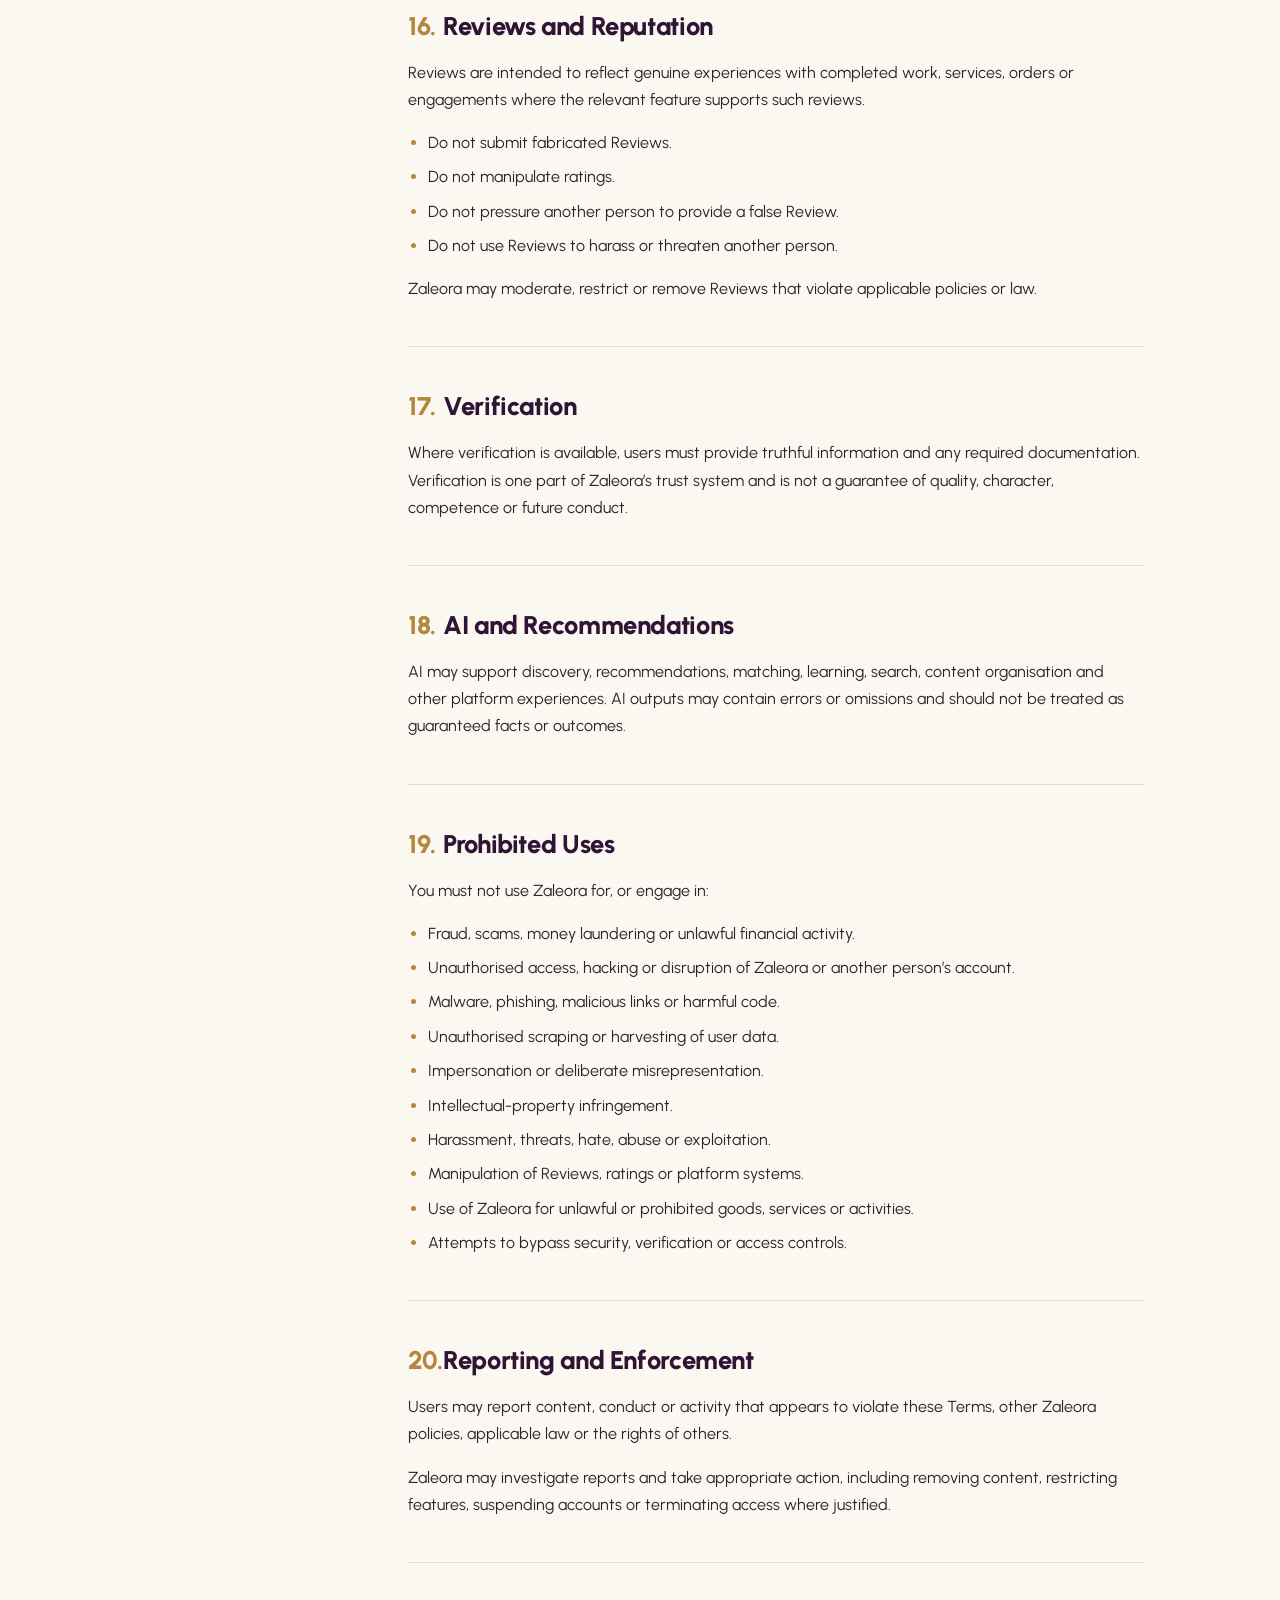
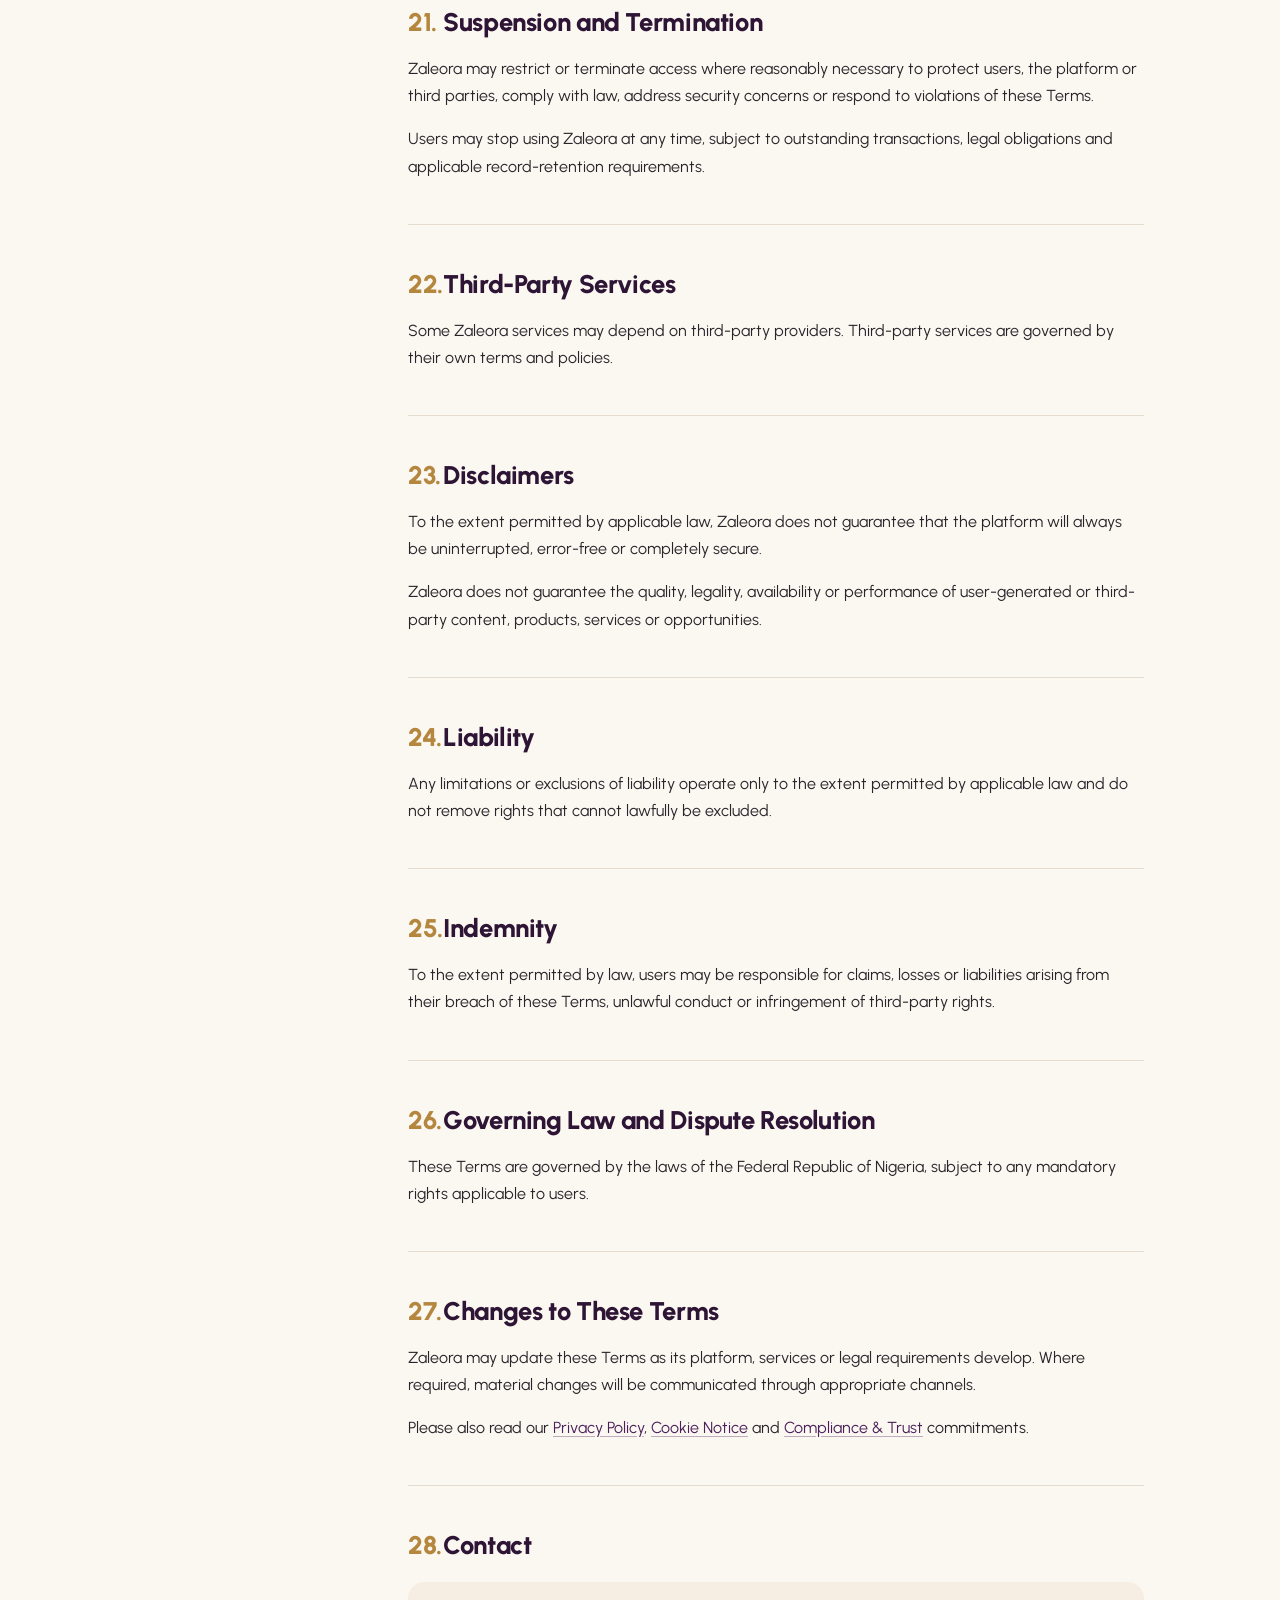
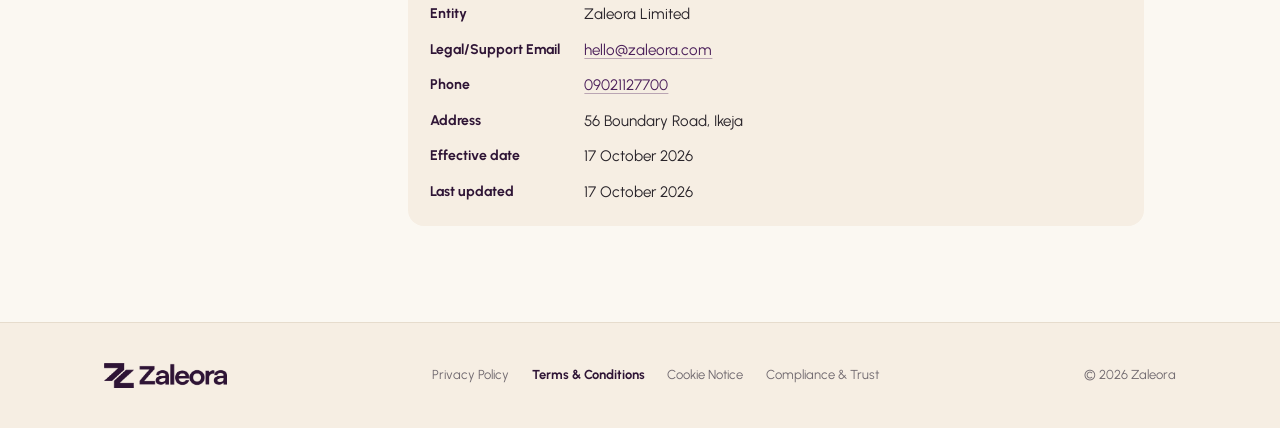
<file: terms.html>
<!doctype html>
<html lang="en">
<head>
  <meta charset="UTF-8" />
  <meta name="viewport" content="width=device-width, initial-scale=1.0" />
  <title>Terms &amp; Conditions — Zaleora</title>
  <meta name="description" content="The Terms &amp; Conditions that govern access to and use of Zaleora’s website, applications and related services." />
  <meta name="theme-color" content="#2E1435" />
  <link rel="canonical" href="https://www.zaleora.com/terms" />
  <meta property="og:type" content="website" />
  <meta property="og:site_name" content="Zaleora" />
  <meta property="og:title" content="Terms &amp; Conditions — Zaleora" />
  <meta property="og:description" content="The Terms &amp; Conditions that govern access to and use of Zaleora’s website, applications and related services." />
  <meta property="og:url" content="https://www.zaleora.com/terms" />
  <meta property="og:image" content="https://www.zaleora.com/assets/og-image.jpg?v=2" />
  <meta property="og:image:width" content="1200" />
  <meta property="og:image:height" content="630" />
  <meta name="twitter:card" content="summary_large_image" />
  <meta name="twitter:title" content="Terms &amp; Conditions — Zaleora" />
  <meta name="twitter:description" content="The Terms &amp; Conditions that govern access to and use of Zaleora’s website, applications and related services." />
  <meta name="twitter:image" content="https://www.zaleora.com/assets/og-image.jpg?v=2" />
  <link rel="icon" type="image/png" sizes="32x32" href="/assets/favicon-32.png" />
  <link rel="apple-touch-icon" sizes="180x180" href="/assets/apple-touch-icon.png" />
  <link rel="preconnect" href="https://fonts.googleapis.com" />
  <link rel="preconnect" href="https://fonts.gstatic.com" crossorigin />
  <link href="https://fonts.googleapis.com/css2?family=Urbanist:wght@400;500;600;700;800&family=Playfair+Display:ital,wght@1,500&family=DM+Mono:wght@400&display=swap" rel="stylesheet" />
  <link rel="stylesheet" href="/legal.css" />
  <script>addEventListener("DOMContentLoaded",function(){var t=document.querySelector(".l-toc");if(t&&!matchMedia("(min-width: 960px)").matches)t.open=false;});</script>
</head>
<body>
  <a class="skip-link" href="#main">Skip to content</a>

  <header class="l-nav">
    <div class="container l-nav__inner">
      <a href="/" class="l-nav__logo" aria-label="Zaleora home"><img src="/assets/logo-white.png" alt="Zaleora" width="720" height="150" /></a>
      <a href="/" class="l-nav__back"><svg viewBox="0 0 24 24" aria-hidden="true"><path d="M19 12H5M11 18l-6-6 6-6"/></svg>Back to Zaleora</a>
    </div>
  </header>

  <main id="main">
    <div class="l-hero">
      <div class="container">
        <p class="l-eyebrow">Legal · Part II</p>
        <h1>Terms &amp; Conditions</h1>
        <p class="l-hero__lede">The terms that govern access to and use of Zaleora’s website, applications and related services.</p>
        <p class="l-hero__meta"><span>Effective date: 17 October 2026</span><span>Last updated: 17 October 2026</span></p>
      </div>
    </div>

    <nav class="l-tabs" aria-label="Legal pages">
      <div class="container">
        <ul>
          <li><a href="/privacy">Privacy Policy</a></li>
          <li><a href="/terms" aria-current="page">Terms &amp; Conditions</a></li>
          <li><a href="/cookies">Cookie Notice</a></li>
          <li><a href="/trust">Compliance &amp; Trust</a></li>
        </ul>
      </div>
    </nav>

    <div class="container l-body">
      <details class="l-toc" open>
        <summary class="l-toc__head">On this page</summary>
        <nav aria-label="On this page">
        <ol>
          <li><a href="#introduction">1. Introduction</a></li>
          <li><a href="#services">2. Zaleora Services</a></li>
          <li><a href="#eligibility">3. Eligibility</a></li>
          <li><a href="#accounts">4. Accounts</a></li>
          <li><a href="#profiles">5. Creative Identity and Profiles</a></li>
          <li><a href="#user-content">6. User Content</a></li>
          <li><a href="#ip">7. Intellectual Property</a></li>
          <li><a href="#copyright">8. Copyright and Third-Party Rights</a></li>
          <li><a href="#academy">9. Academy</a></li>
          <li><a href="#heritage">10. Heritage</a></li>
          <li><a href="#community">11. Community</a></li>
          <li><a href="#collaborations">12. Collaborations</a></li>
          <li><a href="#opportunities">13. Opportunities</a></li>
          <li><a href="#marketplace">14. Marketplace</a></li>
          <li><a href="#payments">15. Payments and Transactions</a></li>
          <li><a href="#reviews">16. Reviews and Reputation</a></li>
          <li><a href="#verification">17. Verification</a></li>
          <li><a href="#ai">18. AI and Recommendations</a></li>
          <li><a href="#prohibited">19. Prohibited Uses</a></li>
          <li><a href="#reporting">20. Reporting and Enforcement</a></li>
          <li><a href="#termination">21. Suspension and Termination</a></li>
          <li><a href="#third-party">22. Third-Party Services</a></li>
          <li><a href="#disclaimers">23. Disclaimers</a></li>
          <li><a href="#liability">24. Liability</a></li>
          <li><a href="#indemnity">25. Indemnity</a></li>
          <li><a href="#governing-law">26. Governing Law and Disputes</a></li>
          <li><a href="#changes">27. Changes to These Terms</a></li>
          <li><a href="#contact">28. Contact</a></li>
        </ol>
        </nav>
      </details>

      <article class="l-article">
        <section id="introduction">
          <h2><span class="num">1.</span>Introduction</h2>
          <p>These Terms &amp; Conditions govern access to and use of Zaleora’s website, applications and related services. By accessing or using Zaleora, you agree to comply with these Terms and any additional terms that apply to particular services.</p>
        </section>

        <section id="services">
          <h2><span class="num">2.</span>Zaleora Services</h2>
          <p>Zaleora is a creative technology platform connecting skills, knowledge, people, opportunities and markets. Services may include Academy, Heritage, Creators, Community, Collaborations, Opportunities, Marketplace, Creative Identity, Portfolio, Reviews, messaging, payments and related features.</p>
          <p>Services may change, expand or be discontinued as Zaleora develops.</p>
        </section>

        <section id="eligibility">
          <h2><span class="num">3.</span>Eligibility</h2>
          <p>Users must meet the age, capacity and other eligibility requirements applicable to the service. Where a service has additional eligibility conditions, those conditions will apply.</p>
        </section>

        <section id="accounts">
          <h2><span class="num">4.</span>Accounts</h2>
          <p>When you use a Zaleora account, you must:</p>
          <ul>
            <li>Provide accurate and current information.</li>
            <li>Keep account credentials secure.</li>
            <li>Not impersonate another person or organisation.</li>
            <li>Not share or transfer access in a way that violates these Terms.</li>
            <li>Notify Zaleora of suspected unauthorised access.</li>
          </ul>
        </section>

        <section id="profiles">
          <h2><span class="num">5.</span>Creative Identity and Profiles</h2>
          <p>Users are responsible for the accuracy, legality and authenticity of information presented through their Creative Identity, Portfolio and related profile features.</p>
          <p>A profile, verification status, rating or Review does not by itself guarantee a creator’s quality, competence, character or future performance.</p>
        </section>

        <section id="user-content">
          <h2><span class="num">6.</span>User Content</h2>
          <p>Users retain ownership of content to the extent they own the underlying rights. By submitting content to Zaleora, users grant Zaleora the limited permissions reasonably necessary to host, store, process, display, transmit, format and make that content available as part of the relevant service.</p>
          <p>Users are responsible for ensuring that they have the necessary rights, permissions and authority to submit content.</p>
        </section>

        <section id="ip">
          <h2><span class="num">7.</span>Intellectual Property</h2>
          <p>Zaleora and its licensors retain rights in Zaleora’s software, technology, branding, logos, trademarks, design, text, graphics and proprietary materials.</p>
          <p>Nothing in these Terms transfers ownership of Zaleora intellectual property to a user.</p>
        </section>

        <section id="copyright">
          <h2><span class="num">8.</span>Copyright and Third-Party Rights</h2>
          <p>Users must respect copyright, trademarks, privacy, confidentiality, publicity rights, cultural considerations and other applicable rights.</p>
          <p>Content must not be uploaded, sold, taught, distributed or presented as original work where the user does not have the necessary rights or permission.</p>
        </section>

        <section id="academy">
          <h2><span class="num">9.</span>Academy</h2>
          <p>Academy content is provided for educational and developmental purposes. Completion of a course or receipt of a certificate does not automatically guarantee employment, income, accreditation or any particular result.</p>
          <p>Course materials may not be copied, redistributed, resold or commercially exploited without the necessary permission.</p>
        </section>

        <section id="heritage">
          <h2><span class="num">10.</span>Heritage</h2>
          <p>Heritage content is presented for learning, discovery and responsible creative exploration. Zaleora does not claim ownership of cultural traditions or community knowledge merely because such information appears on the platform.</p>
          <p>The availability of cultural information online does not automatically mean that the information, symbols, designs, recordings or techniques are free for unrestricted commercial use.</p>
        </section>

        <section id="community">
          <h2><span class="num">11.</span>Community</h2>
          <p>Zaleora Community is intended for respectful knowledge exchange, connection, collaboration and creative participation. The following are not permitted:</p>
          <ul>
            <li>Harassment, threats and abusive conduct.</li>
            <li>Hate or discriminatory content.</li>
            <li>Fraud, scams and deliberate deception.</li>
            <li>Impersonation.</li>
            <li>Spam and malicious activity.</li>
            <li>Unauthorised disclosure of personal or confidential information.</li>
            <li>Intellectual-property infringement.</li>
            <li>Manipulation of Reviews, ratings or platform systems.</li>
          </ul>
        </section>

        <section id="collaborations">
          <h2><span class="num">12.</span>Collaborations</h2>
          <p>Collaboration features may support briefs, applications, invitations, teams, workspaces, milestones and delivery.</p>
          <p>Unless expressly agreed otherwise, Zaleora is not a party to the underlying agreement between users. Users are responsible for agreeing appropriate terms concerning scope, payment, ownership, confidentiality, deadlines and delivery.</p>
        </section>

        <section id="opportunities">
          <h2><span class="num">13.</span>Opportunities</h2>
          <p>Zaleora may provide access to jobs, grants, commissions, projects, partnerships and other opportunities. Eligibility, application processes and selection decisions remain with the relevant opportunity provider unless expressly stated otherwise.</p>
          <p>Zaleora does not guarantee that a user will receive or be selected for an opportunity.</p>
        </section>

        <section id="marketplace">
          <h2><span class="num">14.</span>Marketplace</h2>
          <p>Where Marketplace services are available, eligible users may list and discover creative products and services.</p>
          <p>Sellers are responsible for accurate listings, prices, availability, fulfilment and applicable legal obligations. Buyers should review relevant information before completing a transaction.</p>
          <p>Additional Marketplace terms may apply to payments, delivery, cancellations, refunds, returns, disputes and other transaction matters.</p>
        </section>

        <section id="payments">
          <h2><span class="num">15.</span>Payments and Transactions</h2>
          <p>Payments may be processed through authorised third-party payment providers. Applicable prices, fees, commissions, taxes, payout requirements and other charges will be disclosed where required.</p>
          <p>Users must not use Zaleora for fraud, money laundering, unauthorised transactions or other unlawful financial activity.</p>
        </section>

        <section id="reviews">
          <h2><span class="num">16.</span>Reviews and Reputation</h2>
          <p>Reviews are intended to reflect genuine experiences with completed work, services, orders or engagements where the relevant feature supports such reviews.</p>
          <ul>
            <li>Do not submit fabricated Reviews.</li>
            <li>Do not manipulate ratings.</li>
            <li>Do not pressure another person to provide a false Review.</li>
            <li>Do not use Reviews to harass or threaten another person.</li>
          </ul>
          <p>Zaleora may moderate, restrict or remove Reviews that violate applicable policies or law.</p>
        </section>

        <section id="verification">
          <h2><span class="num">17.</span>Verification</h2>
          <p>Where verification is available, users must provide truthful information and any required documentation. Verification is one part of Zaleora’s trust system and is not a guarantee of quality, character, competence or future conduct.</p>
        </section>

        <section id="ai">
          <h2><span class="num">18.</span>AI and Recommendations</h2>
          <p>AI may support discovery, recommendations, matching, learning, search, content organisation and other platform experiences. AI outputs may contain errors or omissions and should not be treated as guaranteed facts or outcomes.</p>
        </section>

        <section id="prohibited">
          <h2><span class="num">19.</span>Prohibited Uses</h2>
          <p>You must not use Zaleora for, or engage in:</p>
          <ul>
            <li>Fraud, scams, money laundering or unlawful financial activity.</li>
            <li>Unauthorised access, hacking or disruption of Zaleora or another person’s account.</li>
            <li>Malware, phishing, malicious links or harmful code.</li>
            <li>Unauthorised scraping or harvesting of user data.</li>
            <li>Impersonation or deliberate misrepresentation.</li>
            <li>Intellectual-property infringement.</li>
            <li>Harassment, threats, hate, abuse or exploitation.</li>
            <li>Manipulation of Reviews, ratings or platform systems.</li>
            <li>Use of Zaleora for unlawful or prohibited goods, services or activities.</li>
            <li>Attempts to bypass security, verification or access controls.</li>
          </ul>
        </section>

        <section id="reporting">
          <h2><span class="num">20.</span>Reporting and Enforcement</h2>
          <p>Users may report content, conduct or activity that appears to violate these Terms, other Zaleora policies, applicable law or the rights of others.</p>
          <p>Zaleora may investigate reports and take appropriate action, including removing content, restricting features, suspending accounts or terminating access where justified.</p>
        </section>

        <section id="termination">
          <h2><span class="num">21.</span>Suspension and Termination</h2>
          <p>Zaleora may restrict or terminate access where reasonably necessary to protect users, the platform or third parties, comply with law, address security concerns or respond to violations of these Terms.</p>
          <p>Users may stop using Zaleora at any time, subject to outstanding transactions, legal obligations and applicable record-retention requirements.</p>
        </section>

        <section id="third-party">
          <h2><span class="num">22.</span>Third-Party Services</h2>
          <p>Some Zaleora services may depend on third-party providers. Third-party services are governed by their own terms and policies.</p>
        </section>

        <section id="disclaimers">
          <h2><span class="num">23.</span>Disclaimers</h2>
          <p>To the extent permitted by applicable law, Zaleora does not guarantee that the platform will always be uninterrupted, error-free or completely secure.</p>
          <p>Zaleora does not guarantee the quality, legality, availability or performance of user-generated or third-party content, products, services or opportunities.</p>
        </section>

        <section id="liability">
          <h2><span class="num">24.</span>Liability</h2>
          <p>Any limitations or exclusions of liability operate only to the extent permitted by applicable law and do not remove rights that cannot lawfully be excluded.</p>
        </section>

        <section id="indemnity">
          <h2><span class="num">25.</span>Indemnity</h2>
          <p>To the extent permitted by law, users may be responsible for claims, losses or liabilities arising from their breach of these Terms, unlawful conduct or infringement of third-party rights.</p>
        </section>

        <section id="governing-law">
          <h2><span class="num">26.</span>Governing Law and Dispute Resolution</h2>
          <p>These Terms are governed by the laws of the Federal Republic of Nigeria, subject to any mandatory rights applicable to users.</p>
        </section>

        <section id="changes">
          <h2><span class="num">27.</span>Changes to These Terms</h2>
          <p>Zaleora may update these Terms as its platform, services or legal requirements develop. Where required, material changes will be communicated through appropriate channels.</p>
          <p>Please also read our <a href="/privacy">Privacy Policy</a>, <a href="/cookies">Cookie Notice</a> and <a href="/trust">Compliance &amp; Trust</a> commitments.</p>
        </section>

        <section id="contact">
          <h2><span class="num">28.</span>Contact</h2>
          <div class="l-card">
            <dl>
              <dt>Entity</dt><dd>Zaleora Limited</dd>
              <dt>Legal/Support Email</dt><dd><a href="mailto:hello@zaleora.com">hello@zaleora.com</a></dd>
              <dt>Phone</dt><dd><a href="tel:09021127700">09021127700</a></dd>
              <dt>Address</dt><dd>56 Boundary Road, Ikeja</dd>
              <dt>Effective date</dt><dd>17 October 2026</dd>
              <dt>Last updated</dt><dd>17 October 2026</dd>
            </dl>
          </div>
        </section>
      </article>
    </div>
  </main>

  <footer class="l-footer">
    <div class="container l-footer__inner">
      <a href="/" class="l-footer__logo" aria-label="Zaleora home"><img src="/assets/logo-purple.png" alt="Zaleora" width="720" height="150" /></a>
      <nav aria-label="Legal">
        <a href="/privacy">Privacy Policy</a>
        <a href="/terms" aria-current="page">Terms &amp; Conditions</a>
        <a href="/cookies">Cookie Notice</a>
        <a href="/trust">Compliance &amp; Trust</a>
      </nav>
      <small>© 2026 Zaleora</small>
    </div>
  </footer>
</body>
</html>
</file>
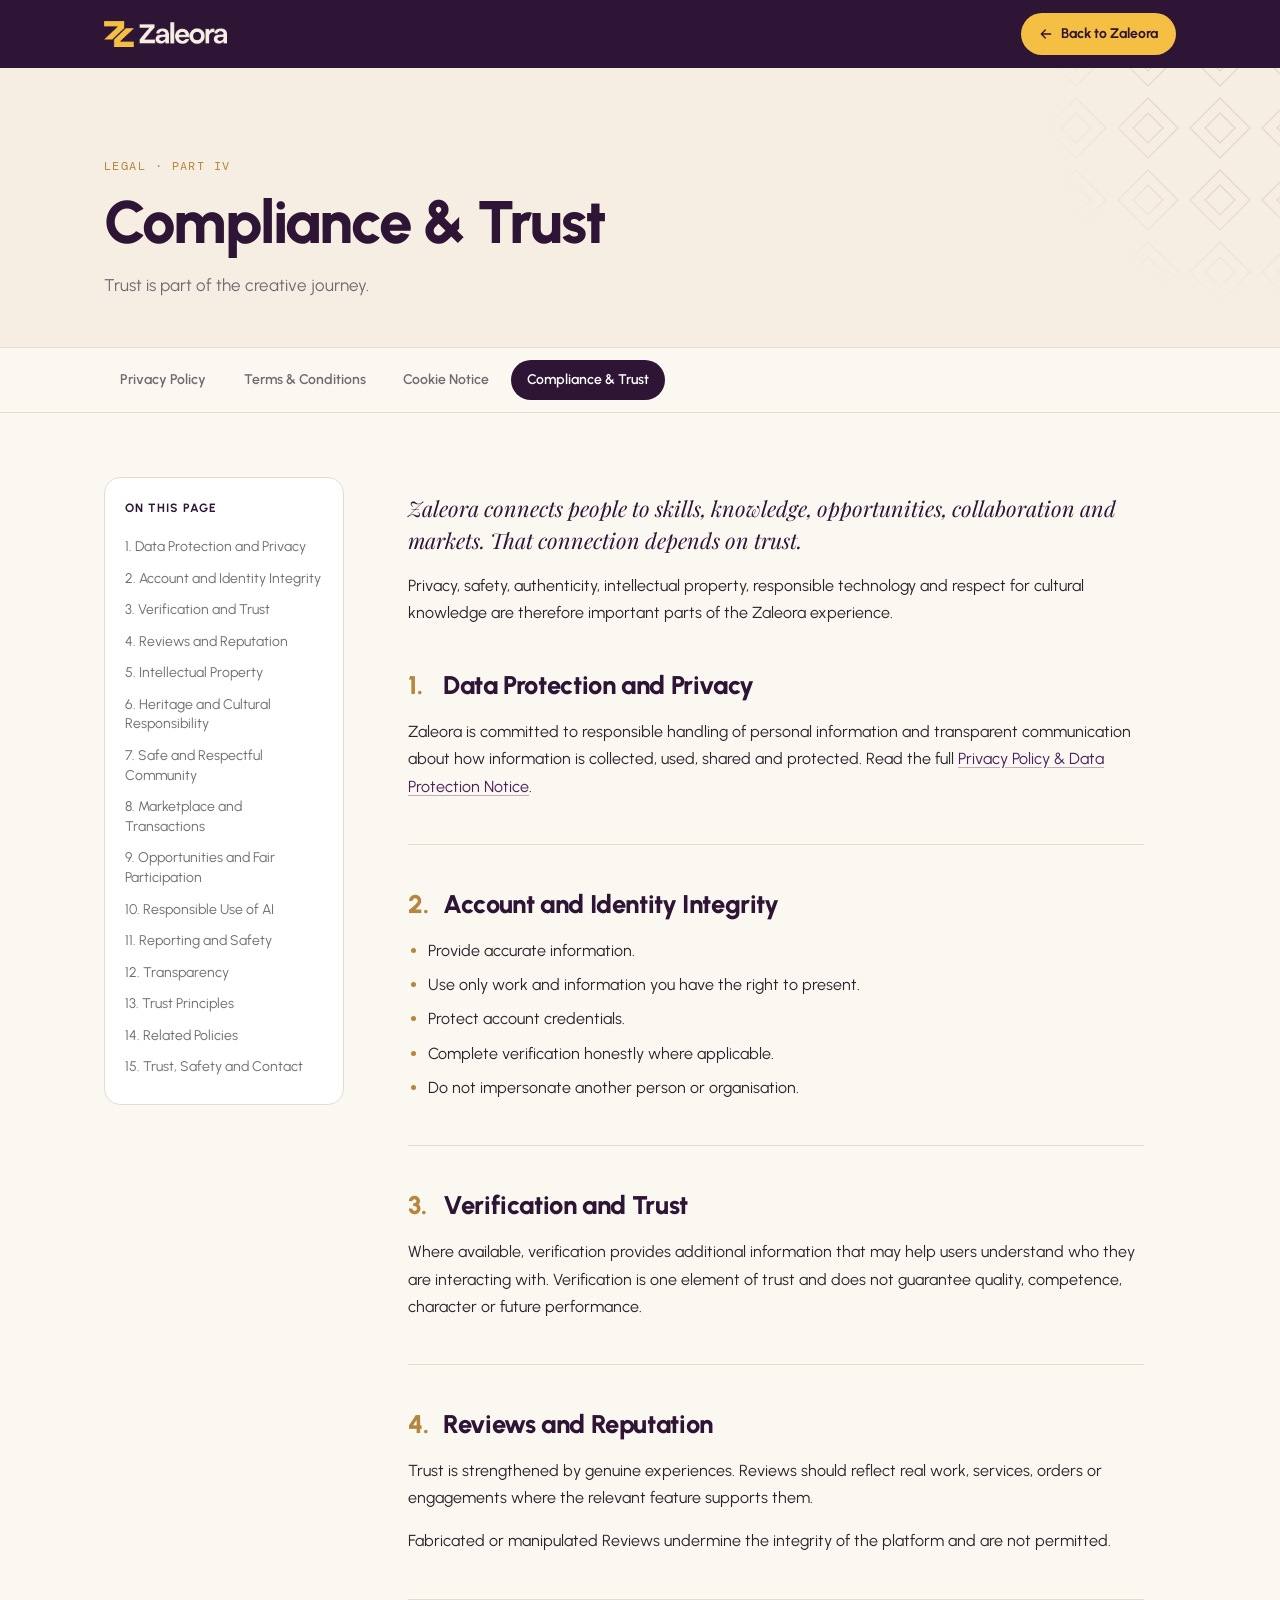
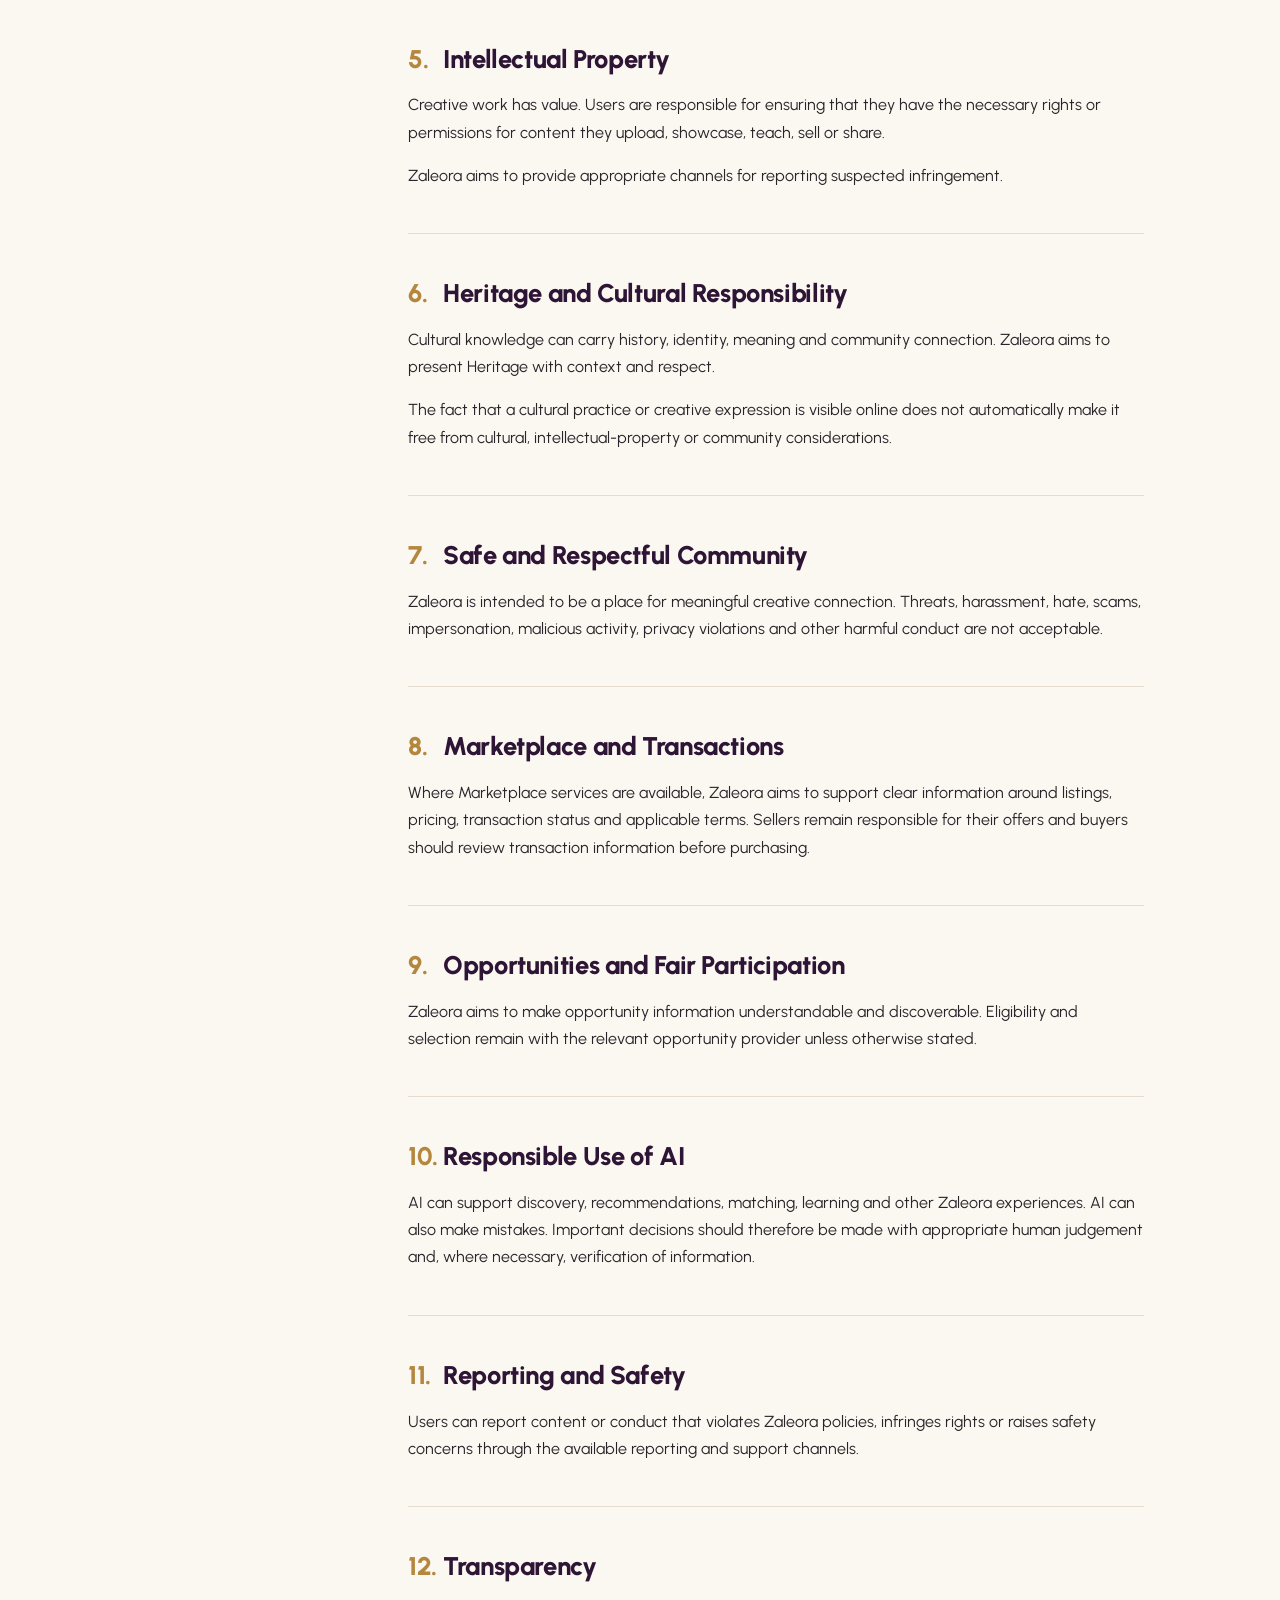
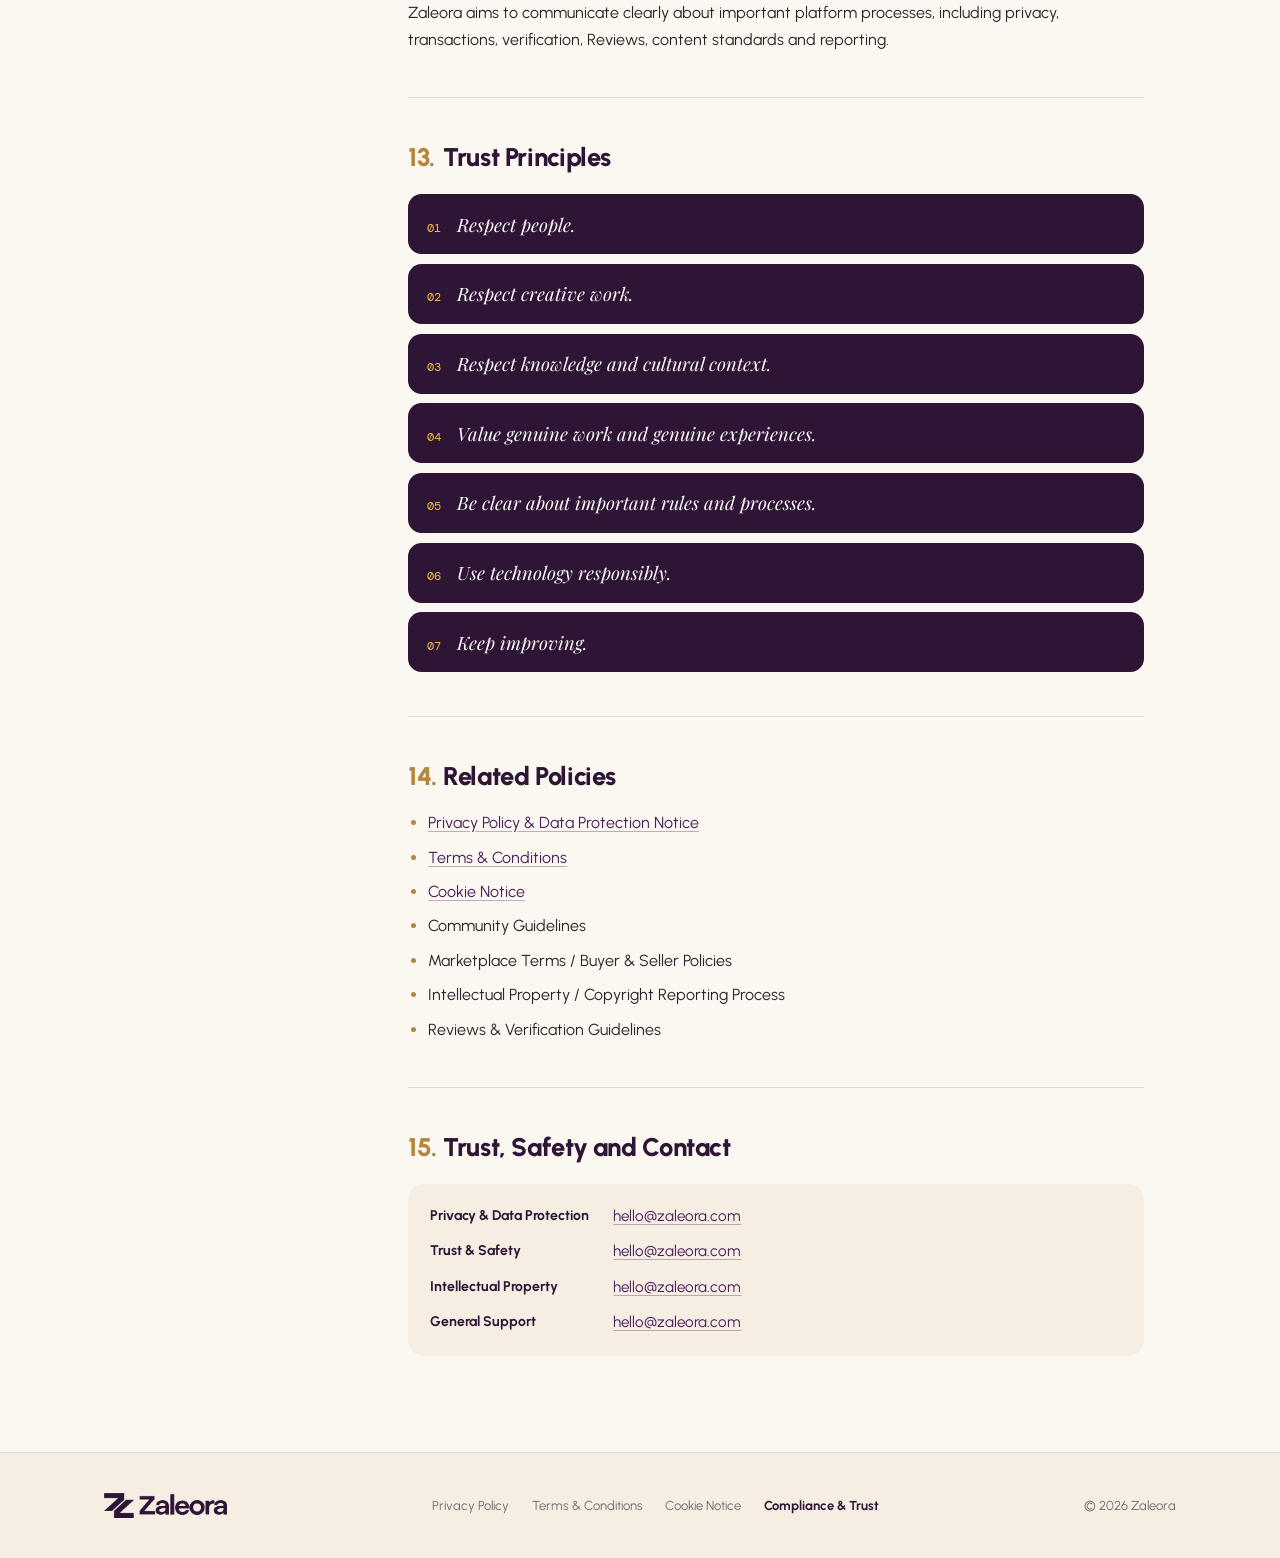
<file: trust.html>
<!doctype html>
<html lang="en">
<head>
  <meta charset="UTF-8" />
  <meta name="viewport" content="width=device-width, initial-scale=1.0" />
  <title>Compliance &amp; Trust — Zaleora</title>
  <meta name="description" content="Trust is part of the creative journey. How Zaleora approaches privacy, safety, authenticity, intellectual property, responsible AI and cultural knowledge." />
  <meta name="theme-color" content="#2E1435" />
  <link rel="canonical" href="https://www.zaleora.com/trust" />
  <meta property="og:type" content="website" />
  <meta property="og:site_name" content="Zaleora" />
  <meta property="og:title" content="Compliance &amp; Trust — Zaleora" />
  <meta property="og:description" content="Trust is part of the creative journey. How Zaleora approaches privacy, safety, authenticity, intellectual property, responsible AI and cultural knowledge." />
  <meta property="og:url" content="https://www.zaleora.com/trust" />
  <meta property="og:image" content="https://www.zaleora.com/assets/og-image.jpg?v=2" />
  <meta property="og:image:width" content="1200" />
  <meta property="og:image:height" content="630" />
  <meta name="twitter:card" content="summary_large_image" />
  <meta name="twitter:title" content="Compliance &amp; Trust — Zaleora" />
  <meta name="twitter:description" content="Trust is part of the creative journey. How Zaleora approaches privacy, safety, authenticity, intellectual property, responsible AI and cultural knowledge." />
  <meta name="twitter:image" content="https://www.zaleora.com/assets/og-image.jpg?v=2" />
  <link rel="icon" type="image/png" sizes="32x32" href="/assets/favicon-32.png" />
  <link rel="apple-touch-icon" sizes="180x180" href="/assets/apple-touch-icon.png" />
  <link rel="preconnect" href="https://fonts.googleapis.com" />
  <link rel="preconnect" href="https://fonts.gstatic.com" crossorigin />
  <link href="https://fonts.googleapis.com/css2?family=Urbanist:wght@400;500;600;700;800&family=Playfair+Display:ital,wght@1,500&family=DM+Mono:wght@400&display=swap" rel="stylesheet" />
  <link rel="stylesheet" href="/legal.css" />
  <script>addEventListener("DOMContentLoaded",function(){var t=document.querySelector(".l-toc");if(t&&!matchMedia("(min-width: 960px)").matches)t.open=false;});</script>
</head>
<body>
  <a class="skip-link" href="#main">Skip to content</a>

  <header class="l-nav">
    <div class="container l-nav__inner">
      <a href="/" class="l-nav__logo" aria-label="Zaleora home"><img src="/assets/logo-white.png" alt="Zaleora" width="720" height="150" /></a>
      <a href="/" class="l-nav__back"><svg viewBox="0 0 24 24" aria-hidden="true"><path d="M19 12H5M11 18l-6-6 6-6"/></svg>Back to Zaleora</a>
    </div>
  </header>

  <main id="main">
    <div class="l-hero">
      <div class="container">
        <p class="l-eyebrow">Legal · Part IV</p>
        <h1>Compliance &amp; Trust</h1>
        <p class="l-hero__lede">Trust is part of the creative journey.</p>
      </div>
    </div>

    <nav class="l-tabs" aria-label="Legal pages">
      <div class="container">
        <ul>
          <li><a href="/privacy">Privacy Policy</a></li>
          <li><a href="/terms">Terms &amp; Conditions</a></li>
          <li><a href="/cookies">Cookie Notice</a></li>
          <li><a href="/trust" aria-current="page">Compliance &amp; Trust</a></li>
        </ul>
      </div>
    </nav>

    <div class="container l-body">
      <details class="l-toc" open>
        <summary class="l-toc__head">On this page</summary>
        <nav aria-label="On this page">
        <ol>
          <li><a href="#privacy">1. Data Protection and Privacy</a></li>
          <li><a href="#integrity">2. Account and Identity Integrity</a></li>
          <li><a href="#verification">3. Verification and Trust</a></li>
          <li><a href="#reviews">4. Reviews and Reputation</a></li>
          <li><a href="#ip">5. Intellectual Property</a></li>
          <li><a href="#heritage">6. Heritage and Cultural Responsibility</a></li>
          <li><a href="#community">7. Safe and Respectful Community</a></li>
          <li><a href="#marketplace">8. Marketplace and Transactions</a></li>
          <li><a href="#opportunities">9. Opportunities and Fair Participation</a></li>
          <li><a href="#ai">10. Responsible Use of AI</a></li>
          <li><a href="#reporting">11. Reporting and Safety</a></li>
          <li><a href="#transparency">12. Transparency</a></li>
          <li><a href="#principles">13. Trust Principles</a></li>
          <li><a href="#related">14. Related Policies</a></li>
          <li><a href="#contact">15. Trust, Safety and Contact</a></li>
        </ol>
        </nav>
      </details>

      <article class="l-article">
        <p class="l-lead">Zaleora connects people to skills, knowledge, opportunities, collaboration and markets. That connection depends on trust.</p>
        <p>Privacy, safety, authenticity, intellectual property, responsible technology and respect for cultural knowledge are therefore important parts of the Zaleora experience.</p>

        <section id="privacy" style="margin-top:2.75rem">
          <h2><span class="num">1.</span>Data Protection and Privacy</h2>
          <p>Zaleora is committed to responsible handling of personal information and transparent communication about how information is collected, used, shared and protected. Read the full <a href="/privacy">Privacy Policy &amp; Data Protection Notice</a>.</p>
        </section>

        <section id="integrity">
          <h2><span class="num">2.</span>Account and Identity Integrity</h2>
          <ul>
            <li>Provide accurate information.</li>
            <li>Use only work and information you have the right to present.</li>
            <li>Protect account credentials.</li>
            <li>Complete verification honestly where applicable.</li>
            <li>Do not impersonate another person or organisation.</li>
          </ul>
        </section>

        <section id="verification">
          <h2><span class="num">3.</span>Verification and Trust</h2>
          <p>Where available, verification provides additional information that may help users understand who they are interacting with. Verification is one element of trust and does not guarantee quality, competence, character or future performance.</p>
        </section>

        <section id="reviews">
          <h2><span class="num">4.</span>Reviews and Reputation</h2>
          <p>Trust is strengthened by genuine experiences. Reviews should reflect real work, services, orders or engagements where the relevant feature supports them.</p>
          <p>Fabricated or manipulated Reviews undermine the integrity of the platform and are not permitted.</p>
        </section>

        <section id="ip">
          <h2><span class="num">5.</span>Intellectual Property</h2>
          <p>Creative work has value. Users are responsible for ensuring that they have the necessary rights or permissions for content they upload, showcase, teach, sell or share.</p>
          <p>Zaleora aims to provide appropriate channels for reporting suspected infringement.</p>
        </section>

        <section id="heritage">
          <h2><span class="num">6.</span>Heritage and Cultural Responsibility</h2>
          <p>Cultural knowledge can carry history, identity, meaning and community connection. Zaleora aims to present Heritage with context and respect.</p>
          <p>The fact that a cultural practice or creative expression is visible online does not automatically make it free from cultural, intellectual-property or community considerations.</p>
        </section>

        <section id="community">
          <h2><span class="num">7.</span>Safe and Respectful Community</h2>
          <p>Zaleora is intended to be a place for meaningful creative connection. Threats, harassment, hate, scams, impersonation, malicious activity, privacy violations and other harmful conduct are not acceptable.</p>
        </section>

        <section id="marketplace">
          <h2><span class="num">8.</span>Marketplace and Transactions</h2>
          <p>Where Marketplace services are available, Zaleora aims to support clear information around listings, pricing, transaction status and applicable terms. Sellers remain responsible for their offers and buyers should review transaction information before purchasing.</p>
        </section>

        <section id="opportunities">
          <h2><span class="num">9.</span>Opportunities and Fair Participation</h2>
          <p>Zaleora aims to make opportunity information understandable and discoverable. Eligibility and selection remain with the relevant opportunity provider unless otherwise stated.</p>
        </section>

        <section id="ai">
          <h2><span class="num">10.</span>Responsible Use of AI</h2>
          <p>AI can support discovery, recommendations, matching, learning and other Zaleora experiences. AI can also make mistakes. Important decisions should therefore be made with appropriate human judgement and, where necessary, verification of information.</p>
        </section>

        <section id="reporting">
          <h2><span class="num">11.</span>Reporting and Safety</h2>
          <p>Users can report content or conduct that violates Zaleora policies, infringes rights or raises safety concerns through the available reporting and support channels.</p>
        </section>

        <section id="transparency">
          <h2><span class="num">12.</span>Transparency</h2>
          <p>Zaleora aims to communicate clearly about important platform processes, including privacy, transactions, verification, Reviews, content standards and reporting.</p>
        </section>

        <section id="principles">
          <h2><span class="num">13.</span>Trust Principles</h2>
          <ol class="l-principles">
            <li>Respect people.</li>
            <li>Respect creative work.</li>
            <li>Respect knowledge and cultural context.</li>
            <li>Value genuine work and genuine experiences.</li>
            <li>Be clear about important rules and processes.</li>
            <li>Use technology responsibly.</li>
            <li>Keep improving.</li>
          </ol>
        </section>

        <section id="related">
          <h2><span class="num">14.</span>Related Policies</h2>
          <ul>
            <li><a href="/privacy">Privacy Policy &amp; Data Protection Notice</a></li>
            <li><a href="/terms">Terms &amp; Conditions</a></li>
            <li><a href="/cookies">Cookie Notice</a></li>
            <li>Community Guidelines</li>
            <li>Marketplace Terms / Buyer &amp; Seller Policies</li>
            <li>Intellectual Property / Copyright Reporting Process</li>
            <li>Reviews &amp; Verification Guidelines</li>
          </ul>
        </section>

        <section id="contact">
          <h2><span class="num">15.</span>Trust, Safety and Contact</h2>
          <div class="l-card">
            <dl>
              <dt>Privacy &amp; Data Protection</dt><dd><a href="mailto:hello@zaleora.com">hello@zaleora.com</a></dd>
              <dt>Trust &amp; Safety</dt><dd><a href="mailto:hello@zaleora.com">hello@zaleora.com</a></dd>
              <dt>Intellectual Property</dt><dd><a href="mailto:hello@zaleora.com">hello@zaleora.com</a></dd>
              <dt>General Support</dt><dd><a href="mailto:hello@zaleora.com">hello@zaleora.com</a></dd>
            </dl>
          </div>
        </section>
      </article>
    </div>
  </main>

  <footer class="l-footer">
    <div class="container l-footer__inner">
      <a href="/" class="l-footer__logo" aria-label="Zaleora home"><img src="/assets/logo-purple.png" alt="Zaleora" width="720" height="150" /></a>
      <nav aria-label="Legal">
        <a href="/privacy">Privacy Policy</a>
        <a href="/terms">Terms &amp; Conditions</a>
        <a href="/cookies">Cookie Notice</a>
        <a href="/trust" aria-current="page">Compliance &amp; Trust</a>
      </nav>
      <small>© 2026 Zaleora</small>
    </div>
  </footer>
</body>
</html>
</file>
<file: styles.css>
/* ==========================================================================
   Zaleora — landing page
   Colour system carried over from the existing homepage:
     Plum #2E1435 · Purple #4B1F5A · Antique Gold #B4863E · Bright Gold #F5BF43
     Ivory #F6EEE3 · Cream #FBF8F2 · Charcoal #29242A · Muted #716A70
   ========================================================================== */

:root {
  --plum: #2e1435;
  --plum-rgb: 46, 20, 53;
  --purple: #4b1f5a;
  --purple-rgb: 75, 31, 90;
  --gold: #b4863e;
  --gold-bright: #f5bf43;
  --ivory: #f6eee3;
  --cream: #fbf8f2;
  --charcoal: #29242a;
  --muted: #716a70;
  --border: #e6dccd;

  --font: "Urbanist", system-ui, -apple-system, "Segoe UI", Roboto, sans-serif;
  --serif: "Playfair Display", Georgia, "Times New Roman", serif;
  --ease: cubic-bezier(0.22, 1, 0.36, 1);
  --nav-h: 5rem;
}

/* ───────── Reset / base ───────── */
*, *::before, *::after { box-sizing: border-box; }
html { scroll-behavior: smooth; scroll-padding-top: 5rem; -webkit-text-size-adjust: 100%; }

/* No visible scrollbar — the page still scrolls with wheel, trackpad, touch and keyboard. */
html { scrollbar-width: none; -ms-overflow-style: none; }
html::-webkit-scrollbar, body::-webkit-scrollbar { display: none; width: 0; height: 0; }
body {
  margin: 0;
  font-family: var(--font);
  color: var(--charcoal);
  background: var(--ivory);
  line-height: 1.5;
  overflow-x: clip;
  -webkit-font-smoothing: antialiased;
  text-rendering: optimizeLegibility;
}
img { display: block; max-width: 100%; }
a { color: inherit; text-decoration: none; }
h1, h2, h3, p, ul, ol, blockquote { margin: 0; padding: 0; }
ul, ol { list-style: none; }
button, input { font: inherit; color: inherit; }
button { cursor: pointer; }
[hidden] { display: none !important; }

:focus-visible { outline: 2px solid var(--gold-bright); outline-offset: 3px; }

.container { width: 90%; max-width: 1400px; margin-inline: auto; }

.sr-only {
  position: absolute; width: 1px; height: 1px; padding: 0; margin: -1px;
  overflow: hidden; clip: rect(0, 0, 0, 0); white-space: nowrap; border: 0;
}
.skip-link {
  position: fixed; left: 1rem; top: -4rem; z-index: 200;
  background: var(--gold-bright); color: var(--plum);
  padding: 0.6rem 1rem; border-radius: 999px; font-weight: 700; font-size: 0.875rem;
  transition: top 0.2s;
}
.skip-link:focus { top: 1rem; }

.icon {
  width: 1.25rem; height: 1.25rem; flex: none;
  fill: none; stroke: currentColor; stroke-width: 1.8; stroke-linecap: round; stroke-linejoin: round;
}
.icon--sm { width: 1rem; height: 1rem; }
.icon--lg { width: 1.5rem; height: 1.5rem; }

/* ───────── Shared type ───────── */
.eyebrow {
  font-size: 0.6875rem; font-weight: 700; letter-spacing: 0.22em; text-transform: uppercase;
}
.eyebrow--gold { color: var(--gold); }
.eyebrow--bright { color: var(--gold-bright); }

.h2 {
  margin-top: 1rem;
  font-size: clamp(2rem, 1.15rem + 2.8vw, 3.4rem);
  font-weight: 700; line-height: 1.07; letter-spacing: -0.02em;
  color: var(--plum);
  text-wrap: balance;
}
.h2--light { color: #fff; }
.h2__soft { display: block; margin-top: 0.15em; color: var(--purple); opacity: 0.78; }

.lead { margin-top: 1.75rem; font-size: clamp(1.125rem, 1rem + 0.5vw, 1.4rem); font-weight: 600; line-height: 1.35; color: var(--plum); }
.lead--light { color: #fff; }
.body { margin-top: 1.1rem; font-size: 1.0625rem; line-height: 1.7; color: var(--muted); max-width: 38rem; }
.body--light { color: rgba(255, 255, 255, 0.68); }

/* ───────── Buttons ───────── */
.btn {
  display: inline-flex; align-items: center; justify-content: center; gap: 0.6rem;
  padding: 0.8rem 1.55rem; border-radius: 999px; border: 1px solid transparent;
  font-size: 0.875rem; font-weight: 700; line-height: 1.2; white-space: nowrap;
  transition: transform 0.25s var(--ease), background-color 0.25s, color 0.25s, border-color 0.25s, box-shadow 0.25s;
}
.btn:hover { transform: translateY(-2px); }
.btn--lg { padding: 1rem 2rem; }
.btn__arrow { transition: transform 0.25s var(--ease); }
.btn:hover .btn__arrow { transform: translateX(3px); }

.btn--gold { background: var(--gold-bright); color: var(--plum); box-shadow: 0 10px 28px -10px rgba(var(--plum-rgb), 0.7); }
.btn--gold:hover { background: var(--gold); color: #fff; }
.btn--purple { background: var(--purple); color: #fff; }
.btn--purple:hover { background: rgba(var(--purple-rgb), 0.82); }
.btn--plum { background: var(--plum); color: #fff; box-shadow: 0 12px 30px -14px rgba(var(--plum-rgb), 0.8); }
.btn--plum:hover { background: var(--purple); }
.btn--ghost { border-color: rgba(255, 255, 255, 0.28); color: #fff; }
.btn--ghost:hover { border-color: rgba(255, 255, 255, 0.5); background: rgba(255, 255, 255, 0.09); }

/* ───────── Reveal on scroll ───────── */
.js .reveal {
  opacity: 0; transform: translateY(26px);
  transition:
    opacity 0.8s var(--ease) var(--d, 0s),
    transform 0.8s var(--ease) var(--d, 0s),
    translate 0.35s var(--ease),
    box-shadow 0.35s var(--ease);
}
.js .reveal.is-visible { opacity: 1; transform: none; }

/* If script.js never ran (see the safety net in <head>), show everything. */
.reveal-fallback .reveal { opacity: 1 !important; transform: none !important; }
.reveal-fallback .fan:not(.is-open) .fcard { opacity: 1; transform: translateX(calc(-50% + var(--x) * var(--cw))) rotate(var(--a)); }

/* ───────── Lattice motif (nested diamonds) ───────── */
.lattice { position: relative; isolation: isolate; }
.lattice::before {
  content: ""; position: absolute; inset: 0; z-index: -1; pointer-events: none; opacity: 0.1;
  background-image: url("data:image/svg+xml,%3Csvg xmlns='http://www.w3.org/2000/svg' width='108' height='108'%3E%3Cg fill='none' stroke='%23F5BF43' stroke-width='1'%3E%3Cpath d='M54 10 L98 54 L54 98 L10 54 Z'/%3E%3Cpath d='M54 32 L76 54 L54 76 L32 54 Z'/%3E%3Cpath d='M0 54 H10 M98 54 H108 M54 0 V10 M54 98 V108'/%3E%3C/g%3E%3C/svg%3E");
}

/* ==========================================================================
   Navigation
   ========================================================================== */
.nav {
  position: fixed; inset: 0 0 auto 0; z-index: 100;
  transition: background-color 0.3s, backdrop-filter 0.3s, box-shadow 0.3s;
}
.nav.is-scrolled, .nav.is-open {
  background: rgba(var(--plum-rgb), 0.86);
  -webkit-backdrop-filter: blur(14px); backdrop-filter: blur(14px);
  box-shadow: 0 1px 0 rgba(255, 255, 255, 0.08);
}
.nav__inner { height: var(--nav-h); display: flex; align-items: center; justify-content: space-between; gap: 1.5rem; }
.nav__logo img { height: 2rem; width: auto; }

.nav__links { display: none; align-items: center; gap: 2.25rem; margin-left: auto; margin-right: 1rem; }
.nav__links a { font-size: 0.875rem; color: rgba(255, 255, 255, 0.68); transition: color 0.2s; }
.nav__links a:hover, .nav__links a.is-active { color: #fff; }
.nav__links a.is-active { font-weight: 700; }
.nav__cta { display: none; }

.nav__toggle { display: grid; place-items: center; width: 2.75rem; height: 2.75rem; background: none; border: 0; color: #fff; }
.nav__toggle .icon-close { display: none; }
.nav.is-open .nav__toggle .icon-open { display: none; }
.nav.is-open .nav__toggle .icon-close { display: block; }

.nav__menu { display: flex; flex-direction: column; gap: 0.25rem; padding: 0.5rem 5% 1.5rem; border-top: 1px solid rgba(255, 255, 255, 0.1); }
.nav__menu a:not(.btn) { padding: 0.8rem 0; font-size: 1.05rem; color: rgba(255, 255, 255, 0.8); }
.nav__menu .btn { margin-top: 0.75rem; }

@media (min-width: 1024px) {
  .nav__links { display: flex; }
  .nav__cta { display: inline-flex; }
  .nav__toggle { display: none; }
  .nav__menu { display: none !important; }
}

/* ==========================================================================
   01 · Hero
   ========================================================================== */
.hero { position: relative; isolation: isolate; overflow: hidden; background: var(--plum); color: #fff; }
.hero__bg {
  position: absolute; inset: 0; z-index: -3; width: 100%; height: 100%;
  object-fit: cover; object-position: 72% center;
}
.hero__scrim { position: absolute; inset: 0; z-index: -2; pointer-events: none; }
.hero__scrim--x {
  background: linear-gradient(90deg, var(--plum) 0%, rgba(var(--plum-rgb), 0.9) 40%, rgba(var(--plum-rgb), 0.45) 100%);
}
.hero__scrim--top { background: linear-gradient(180deg, rgba(var(--plum-rgb), 0.7), rgba(var(--plum-rgb), 0.2) 55%, transparent); }
.hero__scrim--bottom { top: auto; height: 9rem; background: linear-gradient(180deg, transparent, var(--plum)); }

.hero__inner {
  position: relative; min-height: 100svh;
  display: flex; flex-direction: column; justify-content: center;
  padding: 8rem 0 4rem;
}
.hero__copy { max-width: 46rem; }

.hero__title {
  margin-top: 1.75rem;
  font-size: clamp(2.35rem, 1.1rem + 4.2vw, 4.1rem);
  font-weight: 800; line-height: 1.04; letter-spacing: -0.025em; text-wrap: balance;
}
.hero__title-accent {
  display: block; margin-top: 0.05em;
  background: linear-gradient(95deg, var(--gold-bright), #ffe3a1 60%, var(--gold-bright));
  -webkit-background-clip: text; background-clip: text; color: transparent;
}
.hero__lede { margin-top: 1.75rem; max-width: 36rem; font-size: clamp(1rem, 0.95rem + 0.3vw, 1.15rem); line-height: 1.65; color: rgba(255, 255, 255, 0.7); }
.hero__actions { display: flex; flex-direction: column; gap: 0.75rem; margin-top: 2.25rem; }

/* Minimal, slightly colourful pattern: tiny gold / lilac / rose / amber shapes, faded out toward the portrait. */
.hero__pattern {
  position: absolute; inset: 0; z-index: -1; pointer-events: none; opacity: 0.55;
  background-image: url("data:image/svg+xml,%3Csvg xmlns='http://www.w3.org/2000/svg' width='150' height='150'%3E%3Cpath d='M32 22l9 9-9 9-9-9z' fill='none' stroke='%23F5BF43' stroke-width='1.1'/%3E%3Ccircle cx='108' cy='34' r='2.6' fill='%23CDB8DA'/%3E%3Ccircle cx='68' cy='104' r='2' fill='%23E9A6C9'/%3E%3Cpath d='M122 112l7 7-7 7-7-7z' fill='%23E58B3A' fill-opacity='.8'/%3E%3Cpath d='M22 126h9' stroke='%23CDB8DA' stroke-width='1.2' stroke-linecap='round'/%3E%3C/svg%3E"), url("data:image/svg+xml,%3Csvg xmlns='http://www.w3.org/2000/svg' width='210' height='210'%3E%3Cpath d='M60 150h10M65 145v10' stroke='%23F5BF43' stroke-width='1.2' stroke-linecap='round'/%3E%3Cpath d='M160 58l5 9h-10z' fill='none' stroke='%23E9A6C9' stroke-width='1.1' stroke-linejoin='round'/%3E%3Ccircle cx='150' cy='160' r='3.4' fill='none' stroke='%23CDB8DA' stroke-width='1.1'/%3E%3Ccircle cx='28' cy='72' r='1.8' fill='%23F5BF43'/%3E%3Cpath d='M104 22l7 7-7 7-7-7z' fill='none' stroke='%23E58B3A' stroke-width='1.1'/%3E%3C/svg%3E");
  background-size: 150px 150px, 210px 210px;
  background-position: 0 0, 70px 40px;
  /* fade toward the portrait, and keep a soft clear zone behind the copy so text stays crisp */
  -webkit-mask-image: radial-gradient(110% 95% at 0% 35%, #000 22%, transparent 72%), radial-gradient(ellipse 38% 31% at 27% 57%, transparent 55%, #000 100%);
  -webkit-mask-composite: source-in;
  mask-image: radial-gradient(110% 95% at 0% 35%, #000 22%, transparent 72%), radial-gradient(ellipse 38% 31% at 27% 57%, transparent 55%, #000 100%);
  mask-composite: intersect;
  animation: pattern-drift 90s linear infinite;
}
@keyframes pattern-drift { to { background-position: 150px 150px, 280px 250px; } }

.hero__item { animation: rise 0.8s var(--ease) both; animation-delay: var(--d, 0s); }
@keyframes rise { from { opacity: 0; transform: translateY(24px); } to { opacity: 1; transform: none; } }

@media (min-width: 640px) {
  .hero__scrim--x { background: linear-gradient(90deg, var(--plum) 0%, rgba(var(--plum-rgb), 0.7) 50%, transparent 100%); }
  .hero__scrim--top { display: none; }
  .hero__actions { flex-direction: row; align-items: center; }
}
@media (min-width: 1024px) {
  .hero__bg { object-position: center; }
  .hero__scrim--x { background: linear-gradient(90deg, var(--plum) 0%, rgba(var(--plum-rgb), 0.25) 50%, transparent 100%); }
}

/* ==========================================================================
   Sections
   ========================================================================== */
.section { padding: 5.5rem 0; }
@media (min-width: 768px) { .section { padding: 7.5rem 0; } }
.section--ivory { background: var(--ivory); }
.section--cream { background: var(--cream); }
.section--plum { background: var(--plum); color: #fff; }

.section__head { display: grid; gap: 1.5rem; align-items: end; }
.section__head-side { font-size: 1.0625rem; line-height: 1.65; color: var(--muted); max-width: 26rem; }
@media (min-width: 1024px) {
  .section__head { grid-template-columns: repeat(12, 1fr); gap: 2rem; }
  .section__head-main { grid-column: span 7; }
  .section__head-side { grid-column: 9 / span 4; padding-bottom: 0.5rem; }
}

/* ==========================================================================
   02 · Problem / Vision
   ========================================================================== */
.problem__grid { display: grid; gap: 4rem; align-items: center; }
.problem__copy .btn { margin-top: 2.25rem; }
@media (min-width: 1024px) { .problem__grid { grid-template-columns: 1fr 1fr; gap: 5rem; } }

.frag { position: relative; width: 100%; max-width: 34rem; aspect-ratio: 1; margin-inline: auto; }
.frag__lines { position: absolute; inset: 0; width: 100%; height: 100%; overflow: visible; }
.frag__lines line {
  stroke: var(--gold); stroke-width: 1.4; stroke-linecap: round; vector-effect: non-scaling-stroke;
  stroke-dasharray: 1; stroke-dashoffset: 1; transition: stroke-dashoffset 1.1s var(--ease) 0.35s;
}
.frag.is-connected .frag__lines line { stroke-dashoffset: 0; }

.frag__hub {
  position: absolute; left: 50%; top: 50%; width: 23%; aspect-ratio: 1; translate: -50% -50%;
  display: grid; place-items: center; border-radius: 50%; z-index: 2;
  background: radial-gradient(circle at 30% 25%, var(--purple), var(--plum));
  border: 1px solid rgba(245, 191, 67, 0.5);
  box-shadow: 0 18px 40px -12px rgba(var(--plum-rgb), 0.7);
  transition: transform 0.9s var(--ease) 0.25s;
  transform: scale(0.82);
}
.frag__hub img { width: 100%; height: 100%; border-radius: 50%; object-fit: cover; }
.frag__pulse { position: absolute; inset: -1px; border-radius: 50%; border: 1px solid var(--gold-bright); opacity: 0; }
.frag.is-connected .frag__hub { transform: scale(1); }
.frag.is-connected .frag__pulse { animation: pulse 3.2s ease-out 1.2s infinite; }
@keyframes pulse { 0% { transform: scale(1); opacity: 0.55; } 100% { transform: scale(1.7); opacity: 0; } }

.chip {
  position: absolute; z-index: 1; display: inline-flex; align-items: center; gap: 0.5rem;
  left: calc(var(--x) + var(--dx)); top: calc(var(--y) + var(--dy));
  transform: translate(-50%, -50%) rotate(var(--r));
  padding: 0.55rem 0.9rem; border-radius: 999px; white-space: nowrap;
  font-size: 0.8125rem; font-weight: 700; color: var(--muted);
  background: rgba(255, 255, 255, 0.7); border: 1px dashed rgba(113, 106, 112, 0.5);
  transition: left 1s var(--ease), top 1s var(--ease), transform 1s var(--ease), color 0.5s, background-color 0.5s, border-color 0.5s, box-shadow 0.5s;
}
.chip .icon { color: var(--gold); }
.frag.is-connected .chip {
  left: var(--x); top: var(--y); transform: translate(-50%, -50%);
  color: var(--plum); background: #fff; border: 1px solid rgba(180, 134, 62, 0.55);
  box-shadow: 0 12px 26px -14px rgba(var(--plum-rgb), 0.5);
}
@media (max-width: 480px) {
  .chip { font-size: 0.6875rem; padding: 0.45rem 0.65rem; }
  .chip .icon { display: none; }
}

/* ==========================================================================
   03 · Ecosystem — sticky card stack
   Each card pins near the top while the next one slides up over it.
   ========================================================================== */
.stack { margin-top: 3.5rem; }

.stack-card {
  --bg: var(--gold-bright); --fg: var(--plum); --line: rgba(46, 20, 53, 0.28);
  position: sticky; top: calc(5.25rem + var(--i) * 0.8rem);
  display: grid; gap: 1.25rem; align-items: stretch;
  margin-bottom: 2.5rem; padding: 1.25rem;
  border-radius: 1.75rem; background: var(--bg); color: var(--fg);
  box-shadow: 0 -14px 40px -18px rgba(var(--plum-rgb), 0.45), 0 2px 0 rgba(255, 255, 255, 0.25) inset;
  transform-origin: 50% 0; will-change: transform;
}
.stack-card:last-child { margin-bottom: 0; }

.stack-card--gold   { --bg: #f5bf43; }
.stack-card--lilac  { --bg: #cdb8da; }
.stack-card--bronze { --bg: #b4863e; }
.stack-card--sand   { --bg: #e7d5b5; }
.stack-card--purple { --bg: #4b1f5a; --fg: #fff; --line: rgba(255, 255, 255, 0.28); }
.stack-card--honey  { --bg: #f9de9a; }
.stack-card--mauve  { --bg: #b994c9; }
.stack-card--plum   { --bg: #2e1435; --fg: #fff; --line: rgba(255, 255, 255, 0.25); }

.stack-card__body { display: flex; flex-direction: column; justify-content: center; padding: 0.5rem 0.5rem 0; }
.stack-card__title {
  font-size: clamp(1.9rem, 1rem + 3vw, 3.25rem); font-weight: 800; line-height: 0.98;
  letter-spacing: -0.015em; text-transform: uppercase; text-wrap: balance;
}
.stack-card__text { margin-top: 0.9rem; max-width: 26rem; font-size: 0.9875rem; line-height: 1.55; opacity: 0.82; }

.stack-card__rows { margin-top: 1.4rem; max-width: 26rem; border-top: 1px solid var(--line); }
.stack-card__rows li {
  display: flex; align-items: center; justify-content: space-between; gap: 1rem;
  padding: 0.7rem 0; border-bottom: 1px solid var(--line);
  font-size: 0.875rem; font-weight: 700;
}
.stack-card__rows .icon { opacity: 0.6; }

.stack-card__link {
  display: inline-flex; align-items: center; gap: 0.6rem; align-self: flex-start; margin-top: 1.4rem;
  padding: 0.7rem 1.25rem; border-radius: 999px; background: var(--gold-bright); color: var(--plum);
  font-size: 0.8125rem; font-weight: 800; transition: transform 0.25s var(--ease), background-color 0.25s, color 0.25s;
}
.stack-card__link:hover { transform: translateY(-2px); background: #fff; }

.stack-card__media {
  position: relative; isolation: isolate; overflow: hidden; min-height: 14rem;
  border-radius: 1.4rem; background: #1f0d25;
}
.stack-card__media > img { position: absolute; inset: 0; width: 100%; height: 100%; object-fit: cover; }
.stack-card__pill {
  position: absolute; top: 0.9rem; right: 0.9rem; z-index: 3;
  padding: 0.32rem 0.75rem; border-radius: 999px; background: var(--gold-bright); color: var(--plum);
  font-size: 0.625rem; font-weight: 800; letter-spacing: 0.14em; text-transform: uppercase;
  box-shadow: 0 6px 16px -6px rgba(0, 0, 0, 0.5);
}

@media (min-width: 820px) {
  .stack-card { grid-template-columns: 1fr 1.05fr; gap: 1.75rem; min-height: 25rem; padding: 1.5rem; border-radius: 2rem; top: calc(5.5rem + var(--i) * 1rem); margin-bottom: 3rem; }
  .stack-card__body { padding: 1rem 0 1rem 1.25rem; }
  .stack-card__media { min-height: 0; }
}

/* Media: identity — three overlapping profile tiles */
.media-faces { position: absolute; inset: 0; background: radial-gradient(90% 90% at 30% 20%, #4b1f5a, #1f0d25); }
.media-faces img {
  position: absolute; width: 38%; aspect-ratio: 1; object-fit: cover; border-radius: 1.2rem;
  box-shadow: 0 22px 40px -14px rgba(0, 0, 0, 0.8), 0 0 0 1px rgba(255, 255, 255, 0.16);
}
.media-faces img:nth-child(1) { left: 8%;  top: 14%; transform: rotate(-7deg); }
.media-faces img:nth-child(2) { left: 31%; top: 38%; transform: rotate(4deg); z-index: 1; }
.media-faces img:nth-child(3) { right: 7%; top: 12%; transform: rotate(8deg); }

/* Media: portfolio — a wall of work */
.media-portfolio {
  position: absolute; inset: 0; padding: 1rem; background: #1f0d25;
  display: grid; grid-template-columns: 1.3fr 1fr 1fr; grid-template-rows: 1fr 1fr; gap: 0.6rem;
}
.media-portfolio span { border-radius: 0.9rem; }
.media-portfolio span:nth-child(1) { grid-row: span 2; background: linear-gradient(140deg, #6a2d7d, #4b1f5a 60%, #2e1435); }
.media-portfolio span:nth-child(2) { background: linear-gradient(135deg, #f5bf43, #b4863e); }
.media-portfolio span:nth-child(3) { background: linear-gradient(135deg, #f6eee3, #cdb8da); }
.media-portfolio span:nth-child(4) { background: linear-gradient(135deg, #cdb8da, #8a5aa0); }
.media-portfolio span:nth-child(5) { background: linear-gradient(135deg, #b4863e, #f9de9a); }

/* Media: AI — a core with orbiting rings */
.media-ai { position: absolute; inset: 0; display: grid; place-items: center; background: radial-gradient(70% 90% at 50% 50%, #5a2670, #1f0d25 75%); }
.media-ai__core {
  position: relative; z-index: 2; display: grid; place-items: center; width: 4.5rem; height: 4.5rem; border-radius: 50%;
  background: var(--gold-bright); color: var(--plum); box-shadow: 0 0 60px rgba(245, 191, 67, 0.55);
}
.media-ai__ring { position: absolute; left: 50%; top: 50%; border-radius: 50%; border: 1px solid rgba(245, 191, 67, 0.35); translate: -50% -50%; }
.media-ai__ring--a { width: 9rem; height: 9rem; }
.media-ai__ring--b { width: 15rem; height: 15rem; border-style: dashed; border-color: rgba(255, 255, 255, 0.2); }
.media-ai__dot { position: absolute; width: 0.7rem; height: 0.7rem; border-radius: 50%; background: var(--gold-bright); box-shadow: 0 0 14px rgba(245, 191, 67, 0.9); animation: float 6s ease-in-out infinite; }
.media-ai__dot--1 { left: 30%; top: 24%; }
.media-ai__dot--2 { right: 24%; top: 40%; animation-delay: -2s; width: 0.5rem; height: 0.5rem; }
.media-ai__dot--3 { left: 40%; bottom: 20%; animation-delay: -4s; }

/* ==========================================================================
   04 · Zaleora AI — flush colour-block mosaic
   ========================================================================== */
.ai { overflow: hidden; padding: 0; }
.ai > .container { width: 100%; max-width: none; }
.ai::before { opacity: 0.07; }
.ai__glow {
  position: absolute; inset: 0; z-index: -1; pointer-events: none;
  background:
    radial-gradient(60% 55% at 85% 55%, rgba(var(--purple-rgb), 0.75), transparent 70%),
    radial-gradient(120% 90% at 10% -10%, rgba(var(--purple-rgb), 0.45), transparent 60%);
}
@keyframes float { 0%, 100% { transform: translateY(0); } 50% { transform: translateY(-9px); } }
@keyframes spin { to { transform: rotate(360deg); } }

.mosaic { width: 100%; }
.mosaic__row { display: grid; grid-template-columns: 1fr; }

.m-tile {
  position: relative; isolation: isolate; overflow: hidden; display: flex; flex-direction: column;
  min-height: 17rem; padding: 1.5rem;
}
.m-tile sup { font-size: 0.7em; line-height: 0; vertical-align: super; }
.m-label { max-width: 15rem; font-size: 1rem; font-weight: 500; line-height: 1.3; }
.m-big { font-size: clamp(5rem, 3.2rem + 6vw, 9rem); font-weight: 300; line-height: 0.88; letter-spacing: -0.05em; }
.m-big--md { font-size: clamp(4.5rem, 3rem + 4vw, 7rem); }
.m-big--md span { margin-left: 0.35rem; font-size: 0.3em; font-weight: 500; letter-spacing: 0; }

.m-line { display: block; height: 1px; margin: 1rem 0 0.9rem; background: rgba(255, 255, 255, 0.75); }
.m-small-foot {
  display: flex; align-items: flex-end; justify-content: space-between; gap: 1rem;
  margin-top: auto; padding-top: 0.7rem; border-top: 1px solid currentColor;
  font-size: 0.6875rem; line-height: 1.25; font-weight: 500;
}
.m-small-foot { border-top-color: color-mix(in srgb, currentColor 40%, transparent); }

/* photo tiles */
.m-photo { color: #fff; background: #151015; }
.m-photo > img {
  position: absolute; inset: 0; z-index: -2; width: 100%; height: 100%; object-fit: cover;
  filter: grayscale(1) contrast(1.08) brightness(0.9); transition: transform 1s ease-out;
}
.m-photo:hover > img { transform: scale(1.04); }
.m-photo__shade {
  position: absolute; inset: 0; z-index: -1;
  background: linear-gradient(180deg, rgba(0, 0, 0, 0.45) 0%, transparent 32%, rgba(0, 0, 0, 0.35) 55%, rgba(0, 0, 0, 0.88) 100%);
}
.m-top { display: flex; align-items: flex-start; justify-content: space-between; gap: 1rem; }
.m-top--end { justify-content: flex-end; }
.m-eyebrow { font-size: 1rem; font-weight: 500; }
.m-tag { display: inline-flex; align-items: center; gap: 0.45rem; font-size: 1rem; font-weight: 500; }
.m-tag .icon { color: var(--gold-bright); }
.m-bottom { margin-top: auto; }
.m-title { font-size: clamp(1.9rem, 1.2rem + 1.8vw, 2.9rem); font-weight: 500; line-height: 1.04; letter-spacing: -0.025em; text-wrap: balance; }
.m-title--sm { font-size: clamp(1.9rem, 1.2rem + 1.6vw, 2.6rem); }
.m-foot { display: flex; align-items: center; justify-content: space-between; gap: 1rem; font-size: 1rem; font-weight: 500; line-height: 1.35; }
.m-foot p { display: flex; align-items: flex-start; gap: 0.7rem; max-width: 26rem; }
.m-foot p .icon { margin-top: 0.15rem; color: var(--gold-bright); }
.m-arrow { flex: none; transition: transform 0.3s var(--ease); }
.m-photo:hover .m-arrow { transform: translate(3px, -3px); }

/* concept chat on the first photo */
.m-chat { display: grid; justify-items: start; gap: 0.6rem; margin-top: 1.5rem; max-width: 20rem; }
.m-chat__user {
  padding: 0.6rem 0.95rem; border-radius: 1rem 1rem 1rem 0.25rem;
  background: var(--gold-bright); color: var(--plum); font-size: 0.8125rem; font-weight: 700;
}
.m-chat__ai {
  width: 100%; padding: 0.35rem 0.8rem; border-radius: 1rem 1rem 1rem 0.25rem;
  background: rgba(20, 12, 24, 0.55); border: 1px solid rgba(255, 255, 255, 0.2);
  -webkit-backdrop-filter: blur(10px); backdrop-filter: blur(10px);
}
.m-chat__row { display: flex; align-items: center; justify-content: space-between; gap: 0.8rem; padding: 0.5rem 0; font-size: 0.75rem; line-height: 1.3; }
.m-chat__row + .m-chat__row { border-top: 1px solid rgba(255, 255, 255, 0.14); }
.m-chat__row b { flex: none; padding: 0.22rem 0.65rem; border-radius: 999px; border: 1px solid rgba(255, 255, 255, 0.4); font-size: 0.6875rem; }
.m-chat__row b.is-solid { background: var(--gold-bright); border-color: var(--gold-bright); color: var(--plum); }

/* lilac stat tile */
.m-lilac { background: #d6b5e3; color: var(--plum); min-height: 24rem; }
.m-lilac .m-big { margin-top: 1rem; }
.m-lilac__foot { display: flex; align-items: flex-end; justify-content: space-between; gap: 1rem; margin-top: auto; padding-top: 1.5rem; }
.m-sticker { position: relative; flex: none; width: 6.75rem; height: 6.75rem; }
.m-sticker > svg { width: 100%; height: 100%; animation: spin 22s linear infinite; }
.m-sticker__core { position: absolute; inset: 0; display: grid; place-items: center; color: var(--plum); }
.m-list { min-width: 0; flex: 1; max-width: 12.5rem; font-size: 0.8125rem; font-weight: 500; }
.m-list__head { padding-bottom: 0.4rem; margin-bottom: 0.45rem; border-bottom: 1px solid rgba(46, 20, 53, 0.6); font-size: 0.9375rem; font-weight: 700; }
.m-list li { line-height: 1.55; }

/* purple serif tile */
.m-purple { background: var(--purple); color: #fff; }
.m-asterisk { position: absolute; top: 1.4rem; right: 1.4rem; width: 1.6rem; height: 1.6rem; fill: none; stroke: currentColor; stroke-width: 2.4; stroke-linecap: round; }
.m-serif { max-width: 14rem; font-family: var(--serif); font-size: clamp(1.45rem, 1.1rem + 0.9vw, 1.85rem); font-weight: 400; line-height: 1.14; letter-spacing: -0.005em; }
.m-purple .m-small-foot { margin-top: auto; }

/* bronze stat tile */
.m-bronze { background: #c9923f; color: var(--plum); }
.m-bronze .m-label { max-width: 12rem; font-size: 0.875rem; }
.m-bronze .m-big { margin: 0.9rem 0 1.25rem; }

/* yellow wide tile */
.m-yellow { background: var(--gold-bright); color: var(--plum); display: grid; gap: 1.5rem; }
.m-yellow__left, .m-yellow__right { display: flex; flex-direction: column; min-width: 0; }
.m-help { display: grid; gap: 0; margin-top: 0.9rem; }
.m-help li { display: flex; align-items: baseline; gap: 0.7rem; padding: 0.48rem 0; border-bottom: 1px solid rgba(46, 20, 53, 0.28); font-size: 0.875rem; font-weight: 700; line-height: 1.3; }
.m-help li:first-child { border-top: 1px solid rgba(46, 20, 53, 0.28); }
.m-help span { font-size: 0.6875rem; font-weight: 800; letter-spacing: 0.1em; opacity: 0.6; }
.m-slash { display: none; align-self: center; font-size: 5rem; font-weight: 200; line-height: 1; opacity: 0.7; }
.m-avatars { display: flex; }
.m-avatars img { width: 2.75rem; height: 2.75rem; border-radius: 50%; object-fit: cover; border: 2px solid var(--gold-bright); }
.m-avatars img + img { margin-left: -0.6rem; }
.m-yellow__title { margin-top: 1.1rem; font-size: clamp(1.4rem, 1.1rem + 0.9vw, 1.9rem); font-weight: 600; line-height: 1.15; letter-spacing: -0.015em; text-wrap: balance; }
.m-yellow__action { display: flex; flex-wrap: wrap; align-items: center; gap: 0.9rem 1.1rem; margin-top: auto; padding-top: 1.4rem; }
.m-cta {
  display: inline-flex; align-items: center; gap: 0.55rem; padding: 0.8rem 1.3rem; border-radius: 999px;
  background: var(--plum); color: #fff; font-size: 0.8125rem; font-weight: 800;
  transition: transform 0.25s var(--ease), background-color 0.25s;
}
.m-cta:hover { transform: translateY(-2px); background: var(--purple); }
.m-hash { font-size: 0.8125rem; font-weight: 700; }

/* layout */
@media (min-width: 700px) {
  .mosaic__row--top { grid-template-columns: 1fr 1fr; }
  .mosaic__row--top .m-photo--a { grid-column: 1 / -1; min-height: 30rem; }
  .mosaic__row--bottom { grid-template-columns: 1fr 1fr; }
  .mosaic__row--bottom .m-yellow { grid-column: 1 / -1; grid-template-columns: 1fr 1fr; }
  .m-photo--c { min-height: 24rem; }
}
@media (min-width: 1024px) {
  .mosaic__row--top { grid-template-columns: 1.5fr 1fr 1fr; }
  .mosaic__row--top .m-photo--a { grid-column: auto; min-height: clamp(34rem, 31vw, 46rem); }
  .m-lilac, .m-photo--c { min-height: clamp(34rem, 31vw, 46rem); }
  .mosaic__row--bottom { grid-template-columns: 1.05fr 1fr 2.4fr; }
  .mosaic__row--bottom .m-tile { min-height: clamp(17.5rem, 15vw, 23rem); }
  .mosaic__row--bottom .m-yellow { grid-column: auto; grid-template-columns: 1.15fr auto 1fr; gap: 1.5rem; align-items: stretch; }
  .m-slash { display: block; }
}
@media (max-width: 699px) {
  .m-yellow { grid-template-columns: 1fr; }
}

/* ==========================================================================
   05 · From Hands to Heart — editorial poster
   ========================================================================== */
.poster-sec { --pad: clamp(1.25rem, 4vw, 4.5rem); padding: 4rem var(--pad) 5rem; overflow: hidden; }
.poster { position: relative; width: 100%; }

.poster__title {
  font-family: "Anton", "Urbanist", sans-serif; font-weight: 400; text-transform: uppercase;
  font-size: clamp(3.4rem, 1.2rem + 9.2vw, 8rem); line-height: 0.92; letter-spacing: 0.002em; color: var(--plum);
}
.poster__title span { display: block; }
.poster__title .is-accent { color: var(--gold); }

.poster__art { position: relative; max-width: 34rem; margin: 2.25rem 0 2.5rem; aspect-ratio: 1 / 1.05; }
.poster__photo { position: absolute; inset: 0 0 12% 16%; margin: 0; overflow: hidden; background: var(--plum); }
.poster__photo img { width: 100%; height: 100%; object-fit: cover; object-position: 38% 30%; }
.poster__photo figcaption {
  position: absolute; top: 0.9rem; left: 1rem; right: 1rem; display: flex; justify-content: space-between; gap: 1rem;
  font-family: "DM Mono", ui-monospace, Menlo, Consolas, monospace; font-size: 0.625rem; letter-spacing: 0.08em; text-transform: uppercase;
  color: #fff; text-shadow: 0 1px 8px rgba(0, 0, 0, 0.55);
}
.poster__photo::after { content: ""; position: absolute; inset: 0; background: linear-gradient(180deg, rgba(0, 0, 0, 0.3), transparent 22%); pointer-events: none; }

.poster__panel { display: none; }
.poster__fig { display: none; }

/* cut-out sticker */
.poster__sticker { position: absolute; left: 0; bottom: 0; z-index: 3; width: 42%; aspect-ratio: 0.9; margin: 0; rotate: -5deg; }
.poster__sticker::before {
  content: ""; position: absolute; inset: -0.35rem; translate: 0.7rem 0.55rem;
  background: var(--gold-bright); border-radius: 52% 48% 46% 54% / 58% 44% 56% 42%;
}
.poster__sticker-img {
  position: relative; width: 100%; height: 100%; overflow: hidden; background: #fff;
  border: 0.35rem solid #fff; border-radius: 52% 48% 46% 54% / 58% 44% 56% 42%;
  box-shadow: 0 18px 32px -14px rgba(var(--plum-rgb), 0.55);
}
.poster__sticker-img img { width: 100%; height: 100%; object-fit: cover; }

.poster__text { max-width: 28rem; font-size: 0.9875rem; line-height: 1.6; color: rgba(41, 36, 42, 0.85); }
.poster__text + .poster__text { margin-top: 0.9rem; }
.poster__meta {
  margin-top: 1.6rem; font-family: "DM Mono", ui-monospace, Menlo, Consolas, monospace;
  font-size: 0.6875rem; line-height: 1.7; letter-spacing: 0.06em; text-transform: uppercase; color: var(--plum);
}
.poster__link {
  display: inline-flex; align-items: center; gap: 0.5rem; margin-top: 1.5rem; padding-bottom: 0.2rem;
  border-bottom: 1px solid var(--plum); color: var(--plum); font-size: 0.9375rem; font-weight: 700;
  transition: gap 0.25s var(--ease), color 0.25s, border-color 0.25s;
}
.poster__link:hover { gap: 0.9rem; color: var(--gold); border-color: var(--gold); }

.poster__quote { margin-top: 2.5rem; max-width: 24rem; padding-top: 0.9rem; border-top: 1px solid var(--plum); }
.poster__quote blockquote { font-family: var(--serif); font-style: italic; font-size: 1.15rem; line-height: 1.4; color: var(--plum); }
.poster__sign { margin-top: 0.9rem; font-family: var(--serif); font-style: italic; font-weight: 500; font-size: 1.7rem; line-height: 1.05; color: var(--gold); }

@media (min-width: 1024px) {
  .poster-sec.section { padding: 5rem var(--pad) 5.5rem; }
  .poster { min-height: 38rem; }
  .poster__title { font-size: clamp(4.5rem, 6.6vw, 9.5rem); }
  .poster__text { max-width: 25rem; }
  .poster__head, .poster__body { width: 47%; }
  .poster__body { margin-top: 2.25rem; }

  .poster__art { position: static; max-width: none; margin: 0; aspect-ratio: auto; }
  .poster__photo { inset: auto; left: 50%; top: 0; width: 30%; height: 84%; }
  .poster__panel {
    display: block; position: absolute; right: calc(var(--pad) * -1); top: 15%; z-index: 1;
    width: calc(13% + var(--pad)); height: 46%; overflow: hidden;
    background-color: var(--gold-bright);
    background-image: url("data:image/svg+xml,%3Csvg xmlns='http://www.w3.org/2000/svg' width='72' height='72'%3E%3Cg fill='none' stroke='%232E1435' stroke-opacity='.28' stroke-width='1.2'%3E%3Cpath d='M36 6 66 36 36 66 6 36Z'/%3E%3Cpath d='M36 21 51 36 36 51 21 36Z'/%3E%3C/g%3E%3C/svg%3E");
  }
  .poster__heart { position: absolute; left: 16%; top: 10%; width: 56%; fill: var(--plum); }
  .poster__sticker { left: 36%; bottom: 1%; width: 19%; }
  .poster__fig {
    display: flex; align-items: flex-end; gap: 0.35rem; position: absolute; left: 33.5%; bottom: 43%; z-index: 3; color: var(--plum);
    font-family: "DM Mono", ui-monospace, Menlo, Consolas, monospace; font-size: 0.6875rem; letter-spacing: 0.06em; text-transform: uppercase;
  }
  .poster__fig svg { width: 3.2rem; height: auto; }

  .poster__quote { position: absolute; right: 0; bottom: 0; width: 20%; max-width: none; margin: 0; }
  .poster__quote blockquote { font-size: 1.02rem; }
  .poster__sign { font-size: 1.45rem; }
}
@media (min-width: 1500px) {
  .poster__quote blockquote { font-size: 1.15rem; }
  .poster__sign { font-size: 1.75rem; }
}

/* ==========================================================================
   06 · Final CTA / waitlist — a card fan rising from the bottom edge
   ========================================================================== */
.cta { position: relative; overflow: hidden; background: #fff; color: var(--plum); padding: 5.5rem 0 0; }
.cta__inner { display: flex; flex-direction: column; align-items: center; text-align: center; }

.cta__kicker { display: inline-flex; align-items: center; gap: 0.6rem; font-size: 0.75rem; font-weight: 500; letter-spacing: 0.02em; color: var(--muted); }
.cta__kicker img { width: 1.5rem; height: 1.5rem; border-radius: 0.3rem; }

.cta__title {
  margin-top: 3rem; max-width: 46rem; font-size: clamp(2.4rem, 1.2rem + 4.4vw, 4.5rem);
  font-weight: 600; line-height: 1.06; letter-spacing: -0.035em; color: var(--plum);
}
.cta__line-2 { display: block; }
.cta__chip {
  display: inline-block; width: 0.62em; height: 0.86em; margin: 0 0.06em; vertical-align: -0.1em;
  overflow: hidden; border-radius: 0.15em; rotate: 9deg;
  background: var(--plum); box-shadow: 0 0.35em 0.6em -0.3em rgba(var(--plum-rgb), 0.55);
  animation: wobble 5.5s ease-in-out infinite;
}
.cta__chip img { width: 100%; height: 100%; object-fit: cover; }
@keyframes wobble { 0%, 100% { rotate: 9deg; } 50% { rotate: -5deg; } }

.cta__line { margin-top: 1.6rem; max-width: 34rem; text-wrap: balance; font-size: 0.9875rem; font-weight: 600; line-height: 1.55; color: var(--plum); }
.cta__sub { margin-top: 0.5rem; max-width: 34rem; text-wrap: balance; font-size: 0.9375rem; line-height: 1.6; color: var(--muted); }

.cta__action { margin-top: 1.75rem; }

/* the fan */
.fan {
  --cw: clamp(8.25rem, 17vw, 17rem);
  position: relative; height: calc(var(--cw) * 1.2); margin-top: 3.25rem; pointer-events: none;
}
.fcard {
  position: absolute; left: 50%; bottom: calc(var(--cw) * (0.22 - var(--dy))); z-index: var(--z);
  width: var(--cw); aspect-ratio: 0.72; overflow: hidden; border-radius: 0.8rem; pointer-events: auto;
  transform-origin: 50% 100%;
  transform: translateX(calc(-50% + var(--x) * var(--cw))) rotate(var(--a));
  box-shadow: 0 24px 40px -18px rgba(var(--plum-rgb), 0.45), 0 0 0 1px rgba(46, 20, 53, 0.06);
  transition: transform 1.1s var(--ease) calc(var(--i) * 0.07s), opacity 0.7s var(--ease) calc(var(--i) * 0.07s), translate 0.4s var(--ease);
}
.fcard:hover { translate: 0 -0.9rem; }
.fcard--photo img { width: 100%; height: 100%; object-fit: cover; }

/* Collapsed until scrolled into view (only when JS is running). */
.js .fan:not(.is-open) .fcard { opacity: 0; transform: translateX(-50%) rotate(0deg); }

.fcard--cover { padding: 0.9rem; display: flex; flex-direction: column; }
.fcard__no { position: relative; z-index: 1; font-family: "DM Mono", ui-monospace, Menlo, Consolas, monospace; font-size: 0.5625rem; letter-spacing: 0.08em; text-transform: uppercase; opacity: 0.75; }
.fcard__word { position: relative; z-index: 1; margin-top: 0.55rem; font-family: "Anton", "Urbanist", sans-serif; font-size: calc(var(--cw) * 0.2); line-height: 0.95; text-transform: uppercase; letter-spacing: 0.005em; overflow-wrap: anywhere; }
.fcard__shape { position: absolute; z-index: 0; }

.fcard--gold   { background: #f5bf43; color: var(--plum); }
.fcard--lilac  { background: #cdb8da; color: var(--plum); }
.fcard--bronze { background: #b4863e; color: var(--plum); }
.fcard--plum   { background: #2e1435; color: #fff; }
.fcard--sand   { background: #e7d5b5; color: var(--plum); }

.fcard__shape--circle  { right: -18%; top: 52%; width: 80%; aspect-ratio: 1; border-radius: 50%; border: calc(var(--cw) * 0.07) solid var(--plum); }
.fcard__shape--bars    { left: 0; right: 0; top: 56%; height: 36%; background: repeating-linear-gradient(90deg, var(--plum) 0 10%, transparent 10% 20%); opacity: 0.9; }
.fcard__shape--diamond { left: 50%; top: 56%; width: 52%; aspect-ratio: 1; translate: -50% 0; rotate: 45deg; background: var(--plum); }
.fcard__shape--dots    { right: 0.9rem; top: 52%; width: 55%; aspect-ratio: 1; background: radial-gradient(circle, var(--gold-bright) 0 22%, transparent 24%) 0 0 / 33.33% 33.33%; }
.fcard__shape--half    { left: 0; right: 0; top: 58%; height: 38%; border-radius: 999px 999px 0 0; background: var(--purple); }

@media (max-width: 699px) {
  .cta { padding-top: 4rem; }
  .cta__title { margin-top: 2.25rem; }
  .fcard--outer { display: none; }
}

/* ==========================================================================
   Footer
   ========================================================================== */
.footer { position: relative; overflow: hidden; background: var(--ivory); color: var(--plum); padding-top: 4.5rem; }
.footer__grid { display: grid; gap: 2.75rem 2rem; grid-template-columns: 1fr 1fr; }
.footer__brand { grid-column: 1 / -1; }
.footer__col--wait { grid-column: 1 / -1; }

.footer__logo img { height: 2rem; width: auto; }
.footer__about { margin-top: 1.25rem; max-width: 17rem; font-size: 0.9375rem; line-height: 1.65; color: var(--muted); }
.footer__sign { margin-top: 0.9rem; font-family: var(--serif); font-style: italic; font-weight: 500; font-size: 1.35rem; color: var(--gold); }

.footer__head { font-size: 0.8125rem; font-weight: 700; letter-spacing: 0.06em; text-transform: uppercase; color: var(--plum); }
.footer__col ul { margin-top: 1.6rem; display: grid; gap: 0.95rem; }
.footer__col a { font-size: 0.9375rem; color: var(--muted); transition: color 0.2s; }
.footer__col a:hover { color: var(--plum); }

.footer__note { margin-top: 1.6rem; max-width: 18rem; font-size: 0.9375rem; line-height: 1.6; color: var(--muted); }
.footer__col .footer__cta, .footer__col .footer__cta:hover { margin-top: 1.25rem; color: #fff; }

@media (min-width: 768px) {
  .footer__grid { grid-template-columns: repeat(3, 1fr); }
  .footer__col--wait { grid-column: auto; }
  .footer__brand { grid-column: 1 / -1; }
}
@media (min-width: 1024px) {
  .footer { padding-top: 5.5rem; }
  .footer__grid { grid-template-columns: 1.4fr 0.75fr 0.75fr 0.95fr 1.4fr; gap: 2rem; }
  .footer__brand { grid-column: auto; }
}

/* the illustration */
.footer__scene { position: relative; margin-top: 2.5rem; height: clamp(12rem, 26vw, 27rem); }
.scene { position: absolute; inset: 0; width: 100%; height: 100%; display: block; }
.scene .ink { fill: none; stroke: var(--plum); stroke-width: 1.4; stroke-linecap: round; stroke-linejoin: round; }
.scene .thin { stroke-width: 0.9; opacity: 0.7; }
.scene .pot { fill: #efe3ec; stroke: var(--plum); stroke-width: 1.4; stroke-linejoin: round; }
.scene .leaf { fill: #f1e6ee; stroke: var(--plum); stroke-width: 1.15; }
.scene .wash { fill: var(--plum); fill-opacity: 0.055; }
.scene .wash2 { fill: var(--plum); fill-opacity: 0.1; }
.scene .river { fill: var(--ivory); }
.scene .solid { fill: var(--plum); }
.scene .gold { fill: var(--gold); }
.scene .goldline { fill: none; stroke: var(--gold); stroke-width: 1.7; stroke-linecap: round; stroke-linejoin: round; }

.footer__bar { position: absolute; inset: auto 0 0 0; padding: 2.75rem 0 1.25rem; background: linear-gradient(180deg, rgba(246, 238, 227, 0), rgba(246, 238, 227, 0.94) 62%); }
.footer__bar-inner { display: flex; flex-wrap: wrap; align-items: center; justify-content: space-between; gap: 0.9rem 1.5rem; }
.footer__social { display: flex; gap: 1.1rem; }
.footer__social a { display: grid; place-items: center; color: #8f7f93; transition: color 0.2s, transform 0.25s var(--ease); }
.footer__social a:hover { color: var(--plum); transform: translateY(-2px); }
.footer__social .icon { width: 1.35rem; height: 1.35rem; }
.footer__legal { display: flex; flex-wrap: wrap; align-items: center; gap: 0.4rem 1.4rem; font-size: 0.8125rem; color: var(--muted); }
.footer__legal a { transition: color 0.2s; }
.footer__legal a:hover { color: var(--plum); }

@media (max-width: 699px) {
  .footer__scene { height: auto; padding-top: 15rem; }
  .scene { bottom: auto; height: 15rem; }
  .footer__bar { position: static; padding: 0.25rem 0 1.5rem; background: var(--ivory); }
}

/* ==========================================================================
   Waitlist modal
   ========================================================================== */
html.modal-open { overflow: hidden; }

.wl-modal {
  width: min(58rem, calc(100% - 2rem)); max-width: none; max-height: calc(100dvh - 2rem);
  padding: 0; border: 0; border-radius: 1.75rem; overflow: hidden auto; overscroll-behavior: contain;
  background: var(--cream); color: var(--charcoal); scrollbar-width: none;
  box-shadow: 0 40px 90px -30px rgba(0, 0, 0, 0.65), 0 0 0 1px rgba(245, 191, 67, 0.18);
}
.wl-modal::-webkit-scrollbar { display: none; }
.wl-modal::backdrop {
  background: rgba(var(--plum-rgb), 0.74);
  -webkit-backdrop-filter: blur(6px); backdrop-filter: blur(6px);
}
.wl-modal[open] { animation: modal-in 0.55s var(--ease); }
.wl-modal[open]::backdrop { animation: backdrop-in 0.35s ease; }
@keyframes modal-in { from { opacity: 0; transform: translateY(28px) scale(0.98); } }
@keyframes backdrop-in { from { opacity: 0; } }

.wl-modal__card { position: relative; display: grid; }

.wl-modal__close {
  position: absolute; top: 1rem; right: 1rem; z-index: 5;
  display: grid; place-items: center; width: 2.5rem; height: 2.5rem; border-radius: 50%;
  border: 1px solid var(--border); background: #fff; color: var(--plum);
  transition: background-color 0.2s, color 0.2s, border-color 0.2s, transform 0.25s var(--ease);
}
.wl-modal__close:hover { background: var(--plum); border-color: var(--plum); color: #fff; transform: rotate(90deg); }

/* left: photo panel */
.wl-modal__media {
  position: relative; isolation: isolate; overflow: hidden; min-height: 11rem;
  display: flex; flex-direction: column; justify-content: space-between; gap: 1.5rem;
  padding: 1.4rem; background: var(--plum); color: #fff;
}
.wl-modal__photo { position: absolute; inset: 0; z-index: -3; width: 100%; height: 100%; object-fit: cover; object-position: 50% 35%; }
.wl-modal__scrim {
  position: absolute; inset: 0; z-index: -2;
  background: linear-gradient(180deg, rgba(var(--plum-rgb), 0.6) 0%, rgba(var(--plum-rgb), 0.2) 38%, rgba(var(--plum-rgb), 0.94) 100%);
}
.wl-modal__media::after {
  content: ""; position: absolute; inset: 0; z-index: -1; pointer-events: none; opacity: 0.16;
  background-image: url("data:image/svg+xml,%3Csvg xmlns='http://www.w3.org/2000/svg' width='108' height='108'%3E%3Cg fill='none' stroke='%23F5BF43' stroke-width='1'%3E%3Cpath d='M54 10 L98 54 L54 98 L10 54 Z'/%3E%3Cpath d='M54 32 L76 54 L54 76 L32 54 Z'/%3E%3Cpath d='M0 54 H10 M98 54 H108 M54 0 V10 M54 98 V108'/%3E%3C/g%3E%3C/svg%3E");
  -webkit-mask-image: linear-gradient(180deg, transparent 45%, #000);
  mask-image: linear-gradient(180deg, transparent 45%, #000);
}
.wl-modal__logo { height: 1.6rem; width: auto; align-self: flex-start; }
.wl-modal__faces { display: flex; }
.wl-modal__faces img { width: 2.6rem; height: 2.6rem; border-radius: 50%; object-fit: cover; border: 2px solid var(--gold-bright); }
.wl-modal__faces img + img { margin-left: -0.6rem; }
.wl-modal__sign { margin-top: 0.9rem; font-family: var(--serif); font-style: italic; font-weight: 500; font-size: 1.75rem; line-height: 1.05; color: var(--gold-bright); }
.wl-modal__meta {
  margin-top: 0.6rem; font-family: "DM Mono", ui-monospace, Menlo, Consolas, monospace;
  font-size: 0.625rem; letter-spacing: 0.08em; text-transform: uppercase; color: rgba(255, 255, 255, 0.72);
}

/* right: form */
.wl-modal__body { position: relative; padding: 2rem 1.5rem 1.75rem; }
.wl-modal__title {
  margin-top: 0.8rem; font-size: clamp(1.9rem, 1.4rem + 1.6vw, 2.6rem); font-weight: 700;
  line-height: 1.05; letter-spacing: -0.025em; color: var(--plum); text-wrap: balance; outline: none;
}
.wl-modal__lede { margin-top: 0.85rem; max-width: 26rem; font-size: 0.9375rem; line-height: 1.6; color: var(--muted); }

.wl-form { display: grid; gap: 1.1rem; margin-top: 1.75rem; }
.wl-field__label {
  display: block; margin: 0 0 0.45rem 1.25rem;
  font-size: 0.6875rem; font-weight: 700; letter-spacing: 0.16em; text-transform: uppercase; color: var(--plum);
}
.wl-field__input {
  width: 100%; padding: 0.9rem 1.35rem; border-radius: 999px; outline: none;
  border: 1px solid #ddd5ca; background: #fff; color: var(--plum); font-size: 0.9375rem;
  transition: border-color 0.2s, box-shadow 0.2s;
}
.wl-field__input::placeholder { color: #9a9399; }
.wl-field__input:focus { border-color: var(--plum); box-shadow: 0 0 0 3px rgba(var(--purple-rgb), 0.12); }
.wl-field__input[aria-invalid="true"] { border-color: #c0392b; }
.wl-field__input[aria-invalid="true"]:focus { box-shadow: 0 0 0 3px rgba(192, 57, 43, 0.12); }
.wl-field__error { margin: 0.4rem 0 0 1.25rem; font-size: 0.8125rem; font-weight: 600; color: #c0392b; }
.wl-field__error:empty { display: none; }

.wl-form__trap { position: absolute; left: -9999px; width: 1px; height: 1px; overflow: hidden; }
.wl-form__submit { width: 100%; margin-top: 0.4rem; }
.wl-form__submit[disabled] { opacity: 0.75; cursor: progress; transform: none; }
.wl-form__status { font-size: 0.875rem; font-weight: 600; text-align: center; color: #c0392b; }
.wl-form__status:empty { display: none; }
.wl-form__note { display: flex; align-items: center; justify-content: center; gap: 0.5rem; font-size: 0.8125rem; color: var(--muted); text-align: center; }
.wl-form__note .icon { color: var(--gold); }
.wl-form__note a { color: var(--plum); font-weight: 600; text-decoration: underline; text-underline-offset: 0.15em; }

/* success */
.wl-modal__done { display: flex; flex-direction: column; align-items: flex-start; }
.wl-modal__tick {
  display: grid; place-items: center; width: 3.5rem; height: 3.5rem; border-radius: 50%;
  background: var(--gold-bright); color: var(--plum); box-shadow: 0 0 0 0.5rem rgba(245, 191, 67, 0.2);
  animation: rise 0.6s var(--ease) both;
}
.wl-modal__done .wl-modal__title { margin-top: 1.5rem; }
.wl-modal__hash { margin-top: 1rem; font-size: 0.8125rem; font-weight: 700; color: var(--gold); }
.wl-modal__done .btn { margin-top: 1.75rem; }

@media (max-width: 759px) {
  .wl-modal__meta, .wl-modal__faces { display: none; }
  .wl-modal__sign { margin-top: 0; font-size: 1.45rem; }
}
@media (min-width: 760px) {
  .wl-modal__card { grid-template-columns: 0.9fr 1fr; min-height: 35rem; }
  .wl-modal__media { padding: 1.75rem; }
  .wl-modal__body { display: flex; flex-direction: column; justify-content: center; padding: 3.5rem 3rem 2.75rem; }
}

/* ==========================================================================
   Motion preferences
   ========================================================================== */
@media (prefers-reduced-motion: reduce) {
  html { scroll-behavior: auto; }
  *, *::before, *::after { animation-duration: 0.01ms !important; animation-iteration-count: 1 !important; transition-duration: 0.01ms !important; transition-delay: 0s !important; }
  .js .reveal { opacity: 1; transform: none; }
}
</file>
<file: legal.css>
/* ==========================================================================
   Zaleora — legal pages (privacy, terms, cookies, trust)
   ========================================================================== */
:root {
  --plum: #2e1435;
  --plum-rgb: 46, 20, 53;
  --purple: #4b1f5a;
  --gold: #b4863e;
  --gold-bright: #f5bf43;
  --ivory: #f6eee3;
  --cream: #fbf8f2;
  --charcoal: #29242a;
  --muted: #716a70;
  --border: #e6dccd;

  --font: "Urbanist", system-ui, -apple-system, "Segoe UI", Roboto, sans-serif;
  --serif: "Playfair Display", Georgia, "Times New Roman", serif;
  --mono: "DM Mono", ui-monospace, Menlo, Consolas, monospace;
  --pad: clamp(1rem, 4vw, 2.5rem);
}

*, *::before, *::after { box-sizing: border-box; }
html { scroll-behavior: smooth; scroll-padding-top: 6rem; -webkit-text-size-adjust: 100%; }
@media (prefers-reduced-motion: reduce) { html { scroll-behavior: auto; } }
body { margin: 0; font-family: var(--font); color: var(--charcoal); background: var(--cream); line-height: 1.7; }
img { display: block; max-width: 100%; }
a { color: inherit; }
h1, h2, h3, p, ul { margin: 0; }

.container { width: 100%; max-width: 72rem; margin: 0 auto; padding: 0 var(--pad); }

.skip-link { position: absolute; left: 1rem; top: -4rem; z-index: 100; padding: 0.6rem 1rem; border-radius: 0.5rem; background: var(--gold-bright); color: var(--plum); font-weight: 700; text-decoration: none; }
.skip-link:focus { top: 1rem; }
:focus-visible { outline: 2px solid var(--gold); outline-offset: 3px; border-radius: 2px; }

/* top bar */
.l-nav { position: sticky; top: 0; z-index: 10; background: var(--plum); }
.l-nav__inner { display: flex; align-items: center; justify-content: space-between; gap: 1rem; height: 4.25rem; }
.l-nav__logo img { height: 1.6rem; width: auto; }
.l-nav__back { display: inline-flex; align-items: center; gap: 0.45rem; padding: 0.55rem 1.1rem; border-radius: 999px; background: var(--gold-bright); color: var(--plum); font-size: 0.875rem; font-weight: 700; text-decoration: none; transition: background 0.2s, color 0.2s; }
.l-nav__back:hover { background: var(--gold); color: #fff; }
.l-nav__back svg { width: 1rem; height: 1rem; fill: none; stroke: currentColor; stroke-width: 2; stroke-linecap: round; stroke-linejoin: round; }

/* hero */
.l-hero { position: relative; overflow: hidden; padding: clamp(3rem, 7vw, 5.5rem) 0 clamp(2rem, 4vw, 3rem); background: var(--ivory); border-bottom: 1px solid var(--border); }
.l-hero::after {
  content: ""; position: absolute; right: -3rem; top: -3rem; width: 18rem; height: 18rem; opacity: 0.5; pointer-events: none;
  background-image: url("data:image/svg+xml,%3Csvg xmlns='http://www.w3.org/2000/svg' width='72' height='72'%3E%3Cg fill='none' stroke='%23B4863E' stroke-opacity='.45' stroke-width='1.2'%3E%3Cpath d='M36 6 66 36 36 66 6 36Z'/%3E%3Cpath d='M36 21 51 36 36 51 21 36Z'/%3E%3C/g%3E%3C/svg%3E");
  -webkit-mask-image: radial-gradient(circle at 70% 30%, #000 30%, transparent 70%); mask-image: radial-gradient(circle at 70% 30%, #000 30%, transparent 70%);
}
.l-eyebrow { font-family: var(--mono); font-size: 0.75rem; letter-spacing: 0.12em; text-transform: uppercase; color: var(--gold); }
.l-hero h1 { margin-top: 0.9rem; max-width: 40rem; font-size: clamp(2.25rem, 1.4rem + 3.6vw, 3.75rem); font-weight: 800; line-height: 1.05; letter-spacing: -0.03em; color: var(--plum); }
.l-hero__lede { margin-top: 1.1rem; max-width: 40rem; font-size: 1.0625rem; line-height: 1.65; color: var(--muted); }
.l-hero__meta { display: flex; flex-wrap: wrap; gap: 0.4rem 1.5rem; margin-top: 1.5rem; font-family: var(--mono); font-size: 0.75rem; letter-spacing: 0.04em; color: var(--muted); }

/* tabs between the legal pages */
.l-tabs { border-bottom: 1px solid var(--border); background: var(--cream); }
.l-tabs ul { display: flex; gap: 0.35rem; overflow-x: auto; padding: 0.75rem 0; list-style: none; scrollbar-width: none; }
.l-tabs ul::-webkit-scrollbar { display: none; }
.l-tabs a { display: block; white-space: nowrap; padding: 0.5rem 1rem; border-radius: 999px; font-size: 0.875rem; font-weight: 600; color: var(--muted); text-decoration: none; transition: background 0.2s, color 0.2s; }
.l-tabs a:hover { color: var(--plum); background: rgba(var(--plum-rgb), 0.06); }
.l-tabs a[aria-current="page"] { background: var(--plum); color: #fff; }

/* body: contents sidebar + article */
.l-body { display: grid; gap: 2.5rem; padding-top: clamp(2.5rem, 5vw, 4rem); padding-bottom: clamp(4rem, 8vw, 6rem); }
@media (min-width: 960px) {
  .l-body { grid-template-columns: 15rem minmax(0, 1fr); gap: 4rem; }
  .l-toc { position: sticky; top: 6rem; align-self: start; max-height: calc(100vh - 7rem); overflow-y: auto; }
}
.l-toc { padding: 1.25rem 1.25rem 1.4rem; border: 1px solid var(--border); border-radius: 1rem; background: #fff; }
.l-toc__head { display: flex; align-items: center; justify-content: space-between; list-style: none; cursor: pointer; font-size: 0.75rem; font-weight: 700; letter-spacing: 0.08em; text-transform: uppercase; color: var(--plum); }
.l-toc__head::-webkit-details-marker { display: none; }
.l-toc__head::after { content: ""; width: 0.5rem; height: 0.5rem; margin-right: 0.2rem; border-right: 2px solid var(--gold); border-bottom: 2px solid var(--gold); rotate: 45deg; translate: 0 -0.15rem; transition: rotate 0.2s; }
.l-toc[open] .l-toc__head::after { rotate: 225deg; translate: 0 0.1rem; }
@media (min-width: 960px) {
  .l-toc__head { cursor: default; pointer-events: none; }
  .l-toc__head::after { display: none; }
}
.l-toc ol { margin: 0.85rem 0 0; padding: 0; list-style: none; display: grid; gap: 0.15rem; }
.l-toc a { display: block; padding: 0.3rem 0; font-size: 0.875rem; line-height: 1.4; color: var(--muted); text-decoration: none; transition: color 0.2s; }
.l-toc a:hover { color: var(--plum); }
@media (max-width: 959px) {
  .l-toc ol { grid-template-columns: repeat(auto-fill, minmax(12rem, 1fr)); column-gap: 1.5rem; }
}

.l-article { max-width: 46rem; }
.l-article section + section { margin-top: 2.75rem; padding-top: 2.75rem; border-top: 1px solid var(--border); }
.l-article h2 { font-size: clamp(1.3rem, 1.1rem + 0.7vw, 1.6rem); font-weight: 800; line-height: 1.25; letter-spacing: -0.015em; color: var(--plum); }
.l-article h2 .num { display: inline-block; min-width: 2.2rem; color: var(--gold); }
.l-article h3 { margin-top: 1.6rem; font-size: 1.05rem; font-weight: 700; color: var(--plum); }
.l-article p, .l-article ul { margin-top: 1rem; font-size: 1rem; }
.l-article ul { padding-left: 1.25rem; }
.l-article li + li { margin-top: 0.45rem; }
.l-article li::marker { color: var(--gold); }
.l-article a { color: var(--purple); text-decoration-color: rgba(75, 31, 90, 0.35); text-underline-offset: 0.18em; }
.l-article a:hover { text-decoration-color: currentColor; }

/* contact / details card */
.l-card { margin-top: 1.25rem; padding: 1.25rem 1.4rem; border-radius: 1rem; background: var(--ivory); }
.l-card dl { margin: 0; display: grid; gap: 0.6rem 1.5rem; }
@media (min-width: 600px) { .l-card dl { grid-template-columns: max-content 1fr; } }
.l-card dt { font-size: 0.875rem; font-weight: 700; color: var(--plum); }
.l-card dd { margin: 0; font-size: 0.95rem; }

/* trust principles */
.l-principles { margin-top: 1.25rem; padding: 0; list-style: none; display: grid; gap: 0.6rem; counter-reset: p; }
.l-principles li { counter-increment: p; display: flex; gap: 1rem; align-items: baseline; padding: 0.9rem 1.2rem; border-radius: 0.85rem; background: var(--plum); color: #fff; font-family: var(--serif); font-style: italic; font-size: 1.15rem; }
.l-principles li + li { margin-top: 0; }
.l-principles li::before { content: counter(p, decimal-leading-zero); font-family: var(--mono); font-style: normal; font-size: 0.75rem; color: var(--gold-bright); }

.l-lead { font-family: var(--serif); font-style: italic; font-size: 1.35rem !important; line-height: 1.45; color: var(--plum); }

/* bracketed details still to be confirmed */
.tbd { padding: 0.05em 0.35em; border-radius: 0.3em; background: rgba(245, 191, 67, 0.35); color: var(--plum); font-weight: 600; white-space: nowrap; }

/* footer */
.l-footer { padding: 2.5rem 0; background: var(--ivory); border-top: 1px solid var(--border); }
.l-footer__inner { display: flex; flex-wrap: wrap; align-items: center; justify-content: space-between; gap: 1.25rem 2rem; }
.l-footer__logo img { height: 1.6rem; width: auto; }
.l-footer nav { display: flex; flex-wrap: wrap; gap: 0.5rem 1.4rem; }
.l-footer nav a, .l-footer small { font-size: 0.8125rem; color: var(--muted); text-decoration: none; }
.l-footer nav a:hover, .l-footer nav a[aria-current="page"] { color: var(--plum); }
.l-footer nav a[aria-current="page"] { font-weight: 700; }

@media print {
  .l-nav, .l-tabs, .l-toc, .l-footer { display: none; }
  .l-body { display: block; }
  .tbd { background: none; }
}
</file>
